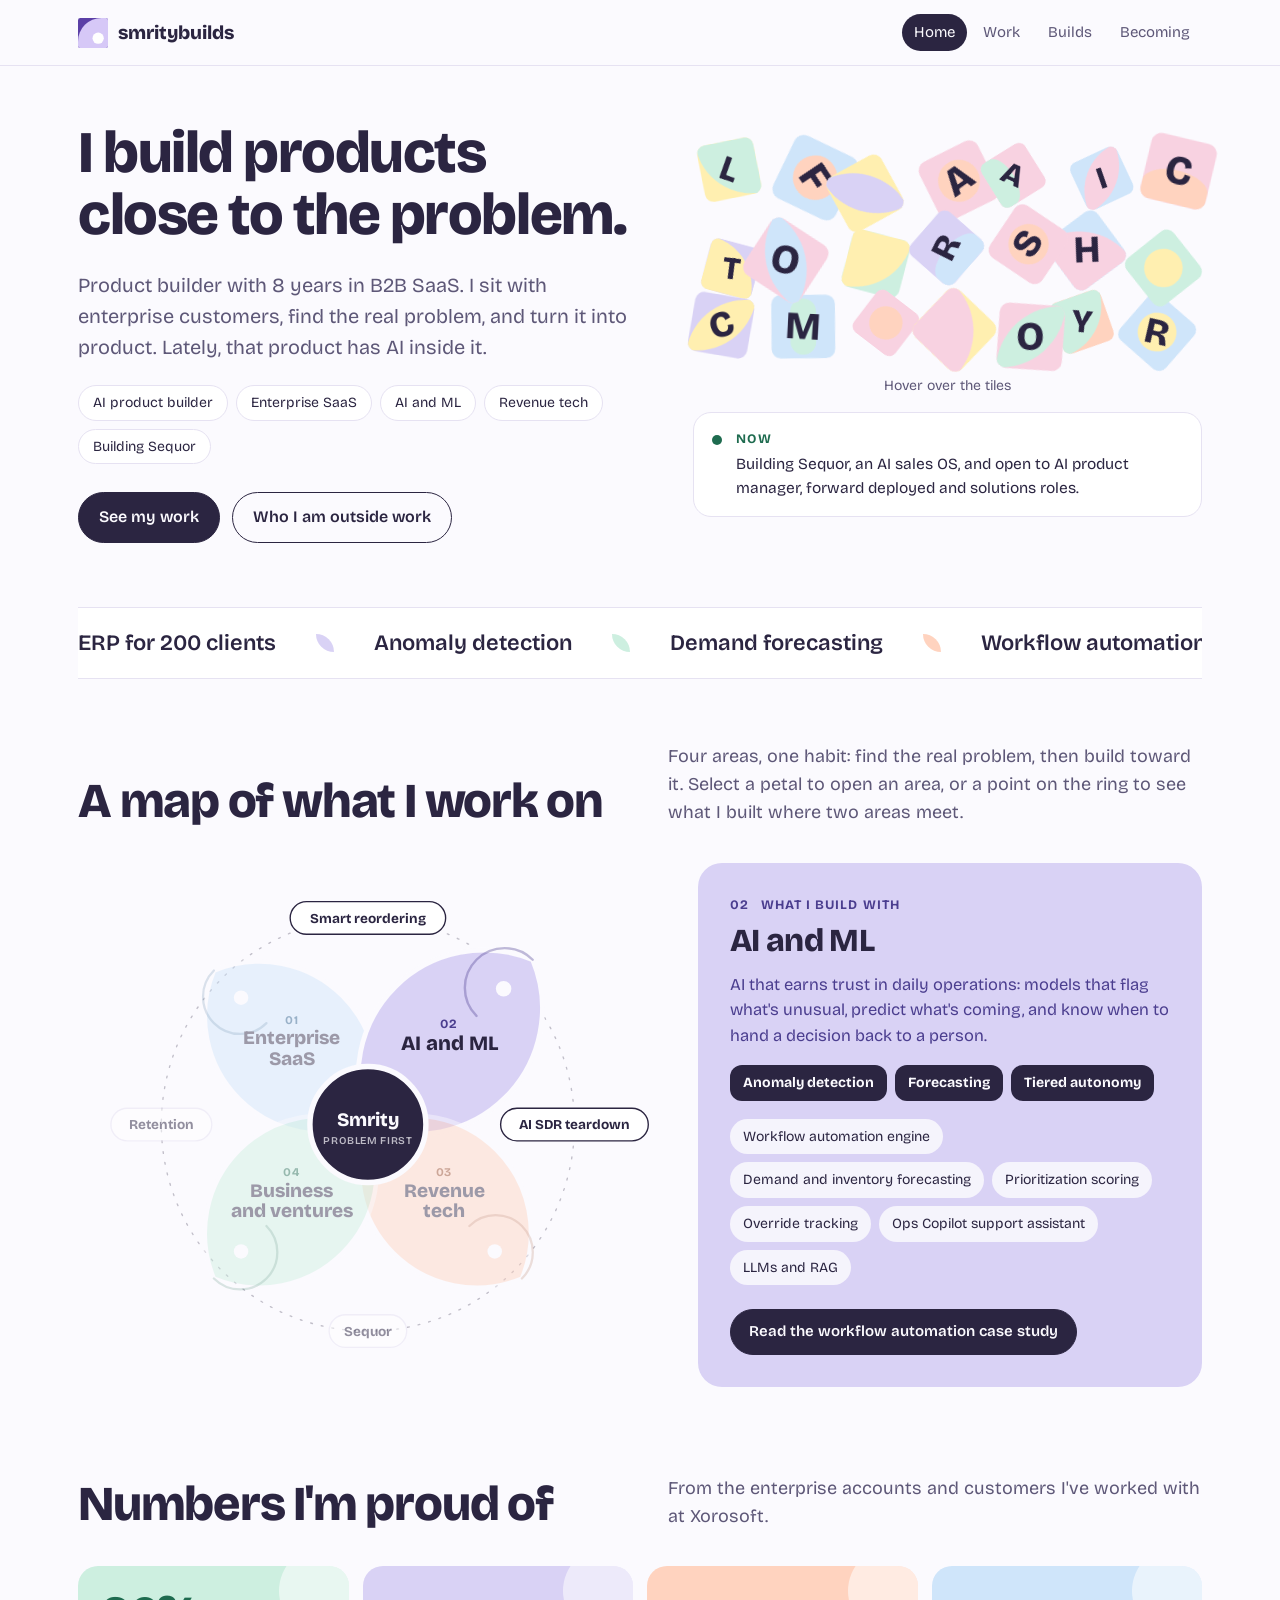
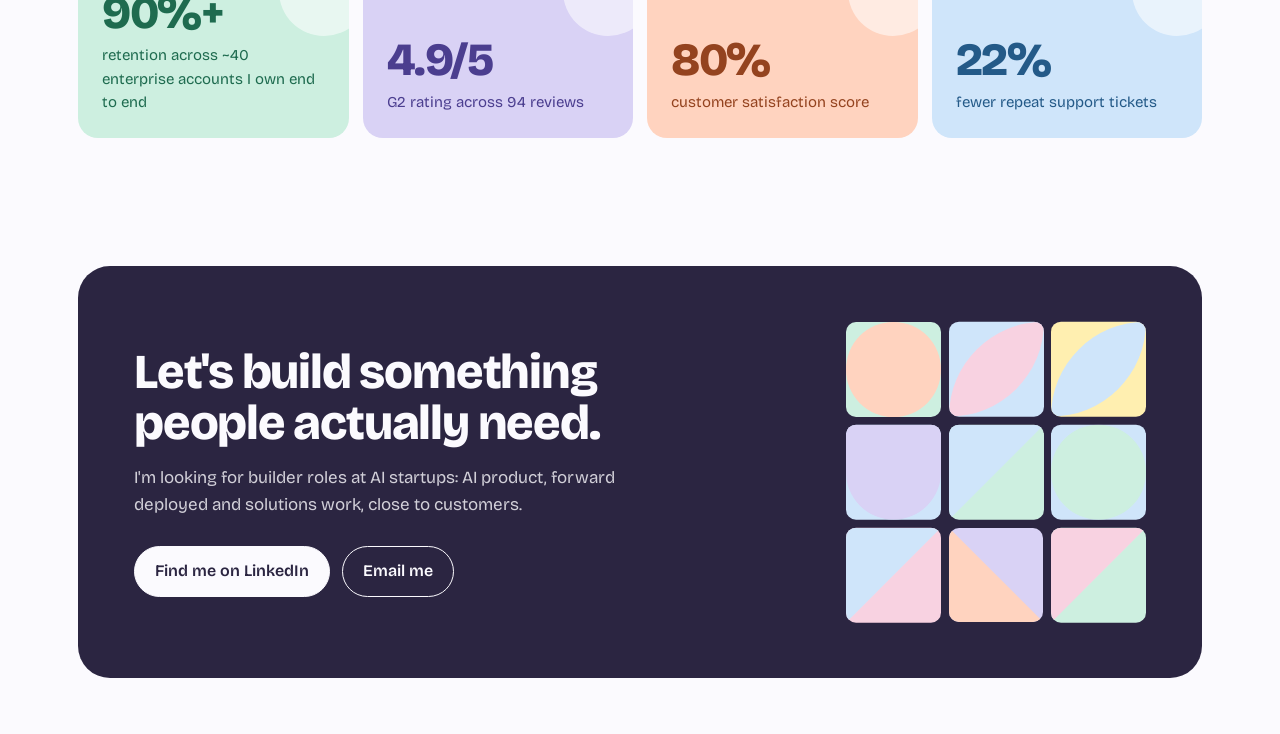
<file: index.html>
<!DOCTYPE html>
<html lang="en">
<head>
<meta charset="utf-8">
<meta name="viewport" content="width=device-width, initial-scale=1, viewport-fit=cover">
<title>Smrity builds</title>
<meta name="description" content="Smrity is a product builder in B2B SaaS and AI. Work, builds, and the life that shapes it.">
<link rel="icon" href="data:image/svg+xml,<svg xmlns='http://www.w3.org/2000/svg' viewBox='0 0 64 64'><clipPath id='r'><rect width='64' height='64' rx='5'/></clipPath><g clip-path='url(%23r)'><rect width='64' height='64' fill='%235B3FA6'/><path d='M50 0 A50 50 0 0 0 0 50 L0 64 L64 64 L64 0 Z' fill='%23D6C8F7'/><circle cx='43' cy='43' r='12' fill='%23FFFFFF'/></g></svg>">
<link rel="preconnect" href="https://fonts.googleapis.com">
<link rel="preconnect" href="https://fonts.gstatic.com" crossorigin>
<link href="https://fonts.googleapis.com/css2?family=Bricolage+Grotesque:opsz,wght@12..96,400;12..96,500;12..96,700;12..96,800&family=Fraunces:ital,opsz,wght@0,9..144,400;1,9..144,400;1,9..144,500&display=swap" rel="stylesheet">
<style>
/* =========================================================
   DESIGN TOKENS: change colors and fonts here
   ========================================================= */
:root{
  color-scheme: light;
  --paper:#FBFAFE;
  --ink:#2B2541;
  --ink-soft:#5E5878;
  --line:#E6E2F2;
  --lilac:#D9D2F5;
  --mint:#CDEFE0;
  --peach:#FFD3BF;
  --butter:#FFEFB0;
  --sky:#CFE5FA;
  --rose:#F8D2E1;
  --lilac-ink:#4B3E8F;
  --mint-ink:#1E6B4F;
  --peach-ink:#94431F;
  --sky-ink:#245A88;
  --rose-ink:#8C2F59;
  --butter-ink:#7A5B00;
  --display:"Bricolage Grotesque", ui-sans-serif, system-ui, -apple-system, "Segoe UI", sans-serif;
  --serif:"Fraunces", Georgia, "Times New Roman", serif;
  box-sizing:border-box;
  padding-top:env(safe-area-inset-top,0px);
  padding-bottom:env(safe-area-inset-bottom,0px);
}
*,*::before,*::after{box-sizing:inherit}
html{scroll-padding-top:env(safe-area-inset-top,0px)}
body{margin:0;background:var(--paper);color:var(--ink);font-family:var(--display);font-size:17px;line-height:1.55;-webkit-font-smoothing:antialiased}
a{color:inherit}
button{font:inherit;color:inherit;cursor:pointer}
:focus-visible{outline:2px solid var(--lilac-ink);outline-offset:3px;border-radius:6px}
p{margin:0 0 1em;max-width:62ch}
h1,h2,h3,h4{margin:0;line-height:1.05;letter-spacing:-0.025em;font-weight:800}
h1{font-size:clamp(40px,4.6vw,66px)}
h2{font-size:clamp(32px,3.8vw,52px);max-width:18ch}
h3{font-size:24px;letter-spacing:-0.015em;line-height:1.15;font-weight:700}
h4{font-size:15px;font-weight:700;letter-spacing:0}
.serif{font-family:var(--serif);font-weight:400;letter-spacing:-0.01em}
.soft{color:var(--ink-soft)}
.wrap{max-width:1180px;margin:0 auto;padding:0 28px}

/* ===== header ===== */
.top{position:sticky;top:env(safe-area-inset-top,0px);z-index:20;background:rgba(251,250,254,.88);backdrop-filter:blur(10px);-webkit-backdrop-filter:blur(10px);border-bottom:1px solid var(--line)}
.top .wrap{display:flex;align-items:center;gap:20px;padding-top:14px;padding-bottom:14px;flex-wrap:wrap}
.mark{display:flex;align-items:center;gap:10px;text-decoration:none;font-weight:800;font-size:19px;margin-right:auto}
.mark svg{width:30px;height:30px}
.nav{display:flex;gap:4px;flex-wrap:wrap}
.nav a{text-decoration:none;font-size:15px;padding:7px 12px;border-radius:999px;color:var(--ink-soft)}
.nav a:hover{color:var(--ink);background:var(--line)}
.nav a[aria-current="page"]{background:var(--ink);color:var(--paper)}

/* ===== pages ===== */
section.page{padding:56px 0 40px;animation:pageIn .5s ease}
section.page[hidden]{display:none}
@keyframes pageIn{from{opacity:0;transform:translateY(10px)}to{opacity:1;transform:none}}

/* ===== pattern tiles: the signature ===== */
.quilt{position:relative;display:grid;grid-template-columns:repeat(7,1fr);gap:7px;touch-action:manipulation;container-type:inline-size}
.unit{aspect-ratio:1;transition:transform 1s cubic-bezier(.15,.85,.3,1);will-change:transform}
.unit .tile{width:100%;height:100%;border-radius:10px;position:relative;overflow:hidden;display:grid;place-items:center;transition:transform 1s cubic-bezier(.15,.85,.3,1),background-color 1s ease-out}
.unit .tile i{position:absolute;transition:top 1s ease-out,right 1s ease-out,bottom 1s ease-out,left 1s ease-out,border-radius 1s ease-out,background-color 1s ease-out}
.unit .letter{position:relative;z-index:1;font-size:clamp(16px,8cqw,56px);font-weight:800;line-height:1;color:var(--ink);transition:transform 1s cubic-bezier(.15,.85,.3,1)}
.q-hint{text-align:center;font-size:14px;color:var(--ink-soft);margin:12px 0 0;max-width:none;transition:opacity .5s ease}
.quilt.ordered + .q-hint{opacity:0}
.sr-only{position:absolute;width:1px;height:1px;overflow:hidden;clip:rect(0 0 0 0);white-space:nowrap}
.tile{position:relative;border-radius:10px;overflow:hidden;transition:transform .9s cubic-bezier(.7,0,.2,1),background-color .9s ease}
.tile i{position:absolute;inset:0;transition:background-color .9s ease}
.s-quarter i{border-radius:0 0 0 100%;inset:0 0 0 0}
.s-half i{border-radius:100% 100% 0 0;top:50%}
.s-circle i{border-radius:50%;inset:18%}
.s-tri i{clip-path:polygon(0 0,100% 100%,0 100%)}
.s-leaf i{border-radius:0 100% 0 100%}
.s-stripe i{background:none !important}
.s-dots i{background:none !important}

/* ===== hero: text left, quilt right ===== */
.hero{display:grid;grid-template-columns:minmax(0,1.1fr) minmax(0,1fr);gap:56px;align-items:center}
.hero h1 span{display:block}
.hero .lede{font-size:20px;margin-top:24px;color:var(--ink-soft);max-width:44ch}
.roles{display:flex;gap:8px;flex-wrap:wrap;margin-top:22px}
.roles span{font-size:14px;padding:6px 14px;border-radius:999px;border:1px solid var(--line);background:#fff}
.cta-row{display:flex;gap:12px;flex-wrap:wrap;margin-top:28px}
.btn{display:inline-flex;align-items:center;gap:8px;text-decoration:none;font-weight:600;font-size:16px;padding:12px 20px;border-radius:999px;background:var(--ink);color:var(--paper);border:1.5px solid var(--ink)}
.btn.ghost{background:transparent;color:var(--ink)}
.btn:hover{transform:translateY(-1px)}
.now{display:flex;gap:14px;align-items:flex-start;margin-top:16px;background:#fff;border:1px solid var(--line);border-radius:18px;padding:16px 18px}
.now b{display:block;font-size:13px;text-transform:uppercase;letter-spacing:.08em;color:var(--mint-ink)}
.now p{margin:2px 0 0;font-size:15.5px;max-width:none}
.pulse{flex:none;width:10px;height:10px;border-radius:50%;background:var(--mint-ink);margin-top:6px;animation:pulse 2.2s ease-out infinite}
@keyframes pulse{0%{box-shadow:0 0 0 0 rgba(30,107,79,.45)}100%{box-shadow:0 0 0 12px rgba(30,107,79,0)}}

/* ===== band (moving marquee) ===== */
.band{overflow:hidden;border-top:1px solid var(--line);border-bottom:1px solid var(--line);margin:64px 0;background:#fff}
.band-track{display:flex;gap:40px;padding:18px 0;width:max-content;animation:slide 40s linear infinite}
.band-track span{display:inline-flex;align-items:center;gap:40px;font-size:22px;font-weight:600;white-space:nowrap}
.band-track b{width:18px;height:18px;display:inline-block;border-radius:0 100% 0 100%}
@keyframes slide{to{transform:translateX(-50%)}}

/* ===== map: a four-petal bloom ===== */
.mapwrap{display:grid;grid-template-columns:minmax(0,1.15fr) minmax(0,1fr);gap:40px;align-items:center;margin-top:36px}
.flower{width:100%;height:auto;overflow:visible}
.flower text{font-family:var(--display);fill:var(--ink)}
.petal-wrap{transform-box:view-box;transform-origin:320px 260px;animation:bloom 1s cubic-bezier(.2,.9,.3,1.15) backwards}
@keyframes bloom{from{transform:scale(.15) rotate(-70deg);opacity:0}to{transform:none;opacity:1}}
.petal{cursor:pointer;transform-box:view-box;transform-origin:320px 260px;transition:transform .5s cubic-bezier(.2,.9,.3,1.2),opacity .4s ease}
.petal-label{font-size:21px;font-weight:800;pointer-events:none}
.petal-num{font-size:13px;font-weight:700;pointer-events:none;letter-spacing:.08em}
.flower.has-pick .petal{opacity:.45}
.flower .petal.on,.flower .petal:hover,.flower .petal:focus-visible{opacity:1}
.flower .petal.on{transform:scale(1.07)}
.petal:focus{outline:none}
.orbit{fill:none;stroke:var(--ink);stroke-opacity:.28;stroke-width:1.5;stroke-dasharray:2 10;stroke-linecap:round;animation:orbit 40s linear infinite}
@keyframes orbit{to{stroke-dashoffset:-480}}
.chip{cursor:pointer;transition:opacity .4s ease}
.chip:focus{outline:none}
.chip rect{fill:#fff;stroke:var(--line);stroke-width:1.5;transition:fill .4s,stroke .4s}
.chip text{font-size:15px;font-weight:700;pointer-events:none;transition:fill .4s}
.flower.has-pick .chip{opacity:.5}
.flower .chip.near,.flower .chip.on,.flower .chip:hover,.flower .chip:focus-visible{opacity:1}
.flower .chip.near rect,.flower .chip:hover rect{stroke:var(--ink)}
.flower .chip.on rect{fill:var(--ink);stroke:var(--ink)}
.flower .chip.on text{fill:var(--paper)}
.core-name{font-size:21px;font-weight:800}
.core-sub{font-size:11.5px;font-weight:600;letter-spacing:.06em;text-transform:uppercase}
.mappanel{border-radius:24px;padding:32px;min-height:400px;display:flex;flex-direction:column;transition:background .5s ease}
.mappanel .eyebrow{font-size:13px;font-weight:700;text-transform:uppercase;letter-spacing:.08em}
.mappanel h3{font-size:32px;margin:8px 0 12px;letter-spacing:-0.02em;font-weight:800}
.mappanel p{font-size:16.5px}
.facts{display:flex;flex-wrap:wrap;gap:8px}
.facts span{font-size:14px;font-weight:700;padding:7px 13px;border-radius:12px;background:var(--ink);color:var(--paper);animation:pop .45s backwards}
.mappanel .go{margin-top:auto;padding-top:24px}
.mappanel .go a{padding:10px 18px;font-size:15px}
.leafs{display:flex;flex-wrap:wrap;gap:8px;margin-top:18px}
.leafs span{background:rgba(255,255,255,.75);padding:7px 13px;border-radius:999px;font-size:14px;animation:pop .45s backwards}
@keyframes pop{from{opacity:0;transform:scale(.8) translateY(6px)}to{opacity:1;transform:none}}

/* ===== numbers ===== */
.numbers{display:grid;grid-template-columns:repeat(4,1fr);gap:14px;margin-top:36px}
.num{border-radius:20px;padding:24px;position:relative;overflow:hidden;min-height:170px;display:flex;flex-direction:column;justify-content:flex-end}
.num b{font-size:46px;letter-spacing:-0.03em;line-height:1;font-weight:800}
.num span{font-size:15px;margin-top:8px}
.num::before{content:"";position:absolute;width:90px;height:90px;top:-20px;right:-20px;border-radius:50%;background:rgba(255,255,255,.55)}

/* ===== timeline ===== */
.timeline{position:relative;margin-top:48px;padding-left:0;list-style:none}
.timeline li{display:grid;grid-template-columns:110px 54px 1fr;gap:18px;align-items:start;padding:0 0 38px}
.timeline .yr{font-size:30px;font-weight:800;letter-spacing:-0.03em;line-height:1}
.timeline .knot{width:54px;height:54px;border-radius:14px;position:relative;overflow:hidden}
.timeline .knot i{position:absolute;inset:0}
.timeline li:not(:last-child) .knot::after{content:"";position:absolute}
.timeline .rail{position:absolute;left:155px;top:54px;bottom:20px;width:2px;background:repeating-linear-gradient(to bottom,var(--line) 0 6px,transparent 6px 12px)}
.timeline h3{margin-bottom:6px}
.timeline p{margin:0;color:var(--ink-soft);max-width:none}
.path{display:grid;grid-template-columns:minmax(0,1.7fr) minmax(0,1fr);gap:48px;align-items:start;margin-top:40px}
.path .timeline{margin-top:0}
.glance{position:sticky;top:96px;background:#fff;border:1px solid var(--line);border-radius:24px;padding:26px}
.glance h3{margin-bottom:16px}
.glance h4{margin:22px 0 10px;font-size:13px;text-transform:uppercase;letter-spacing:.08em;color:var(--ink-soft)}
.g-stats{display:grid;grid-template-columns:repeat(3,1fr);gap:8px}
.g-stats div{border-radius:16px;padding:14px 12px}
.g-stats b{display:block;font-size:30px;line-height:1;letter-spacing:-0.03em}
.g-stats span{display:block;font-size:13px;margin-top:6px;line-height:1.3}
.g-tags{display:flex;flex-wrap:wrap;gap:6px}
.g-tags span{font-size:13.5px;padding:5px 12px;border-radius:999px;background:var(--paper);border:1px solid var(--line)}
.glance p{margin:20px 0 0;font-size:15.5px;color:var(--ink-soft)}

/* ===== slides (case studies) ===== */
.slider{margin-top:40px}
.viewport{overflow:hidden;border-radius:28px}
.track{display:flex;transition:transform .7s cubic-bezier(.7,0,.2,1)}
.slide{min-width:100%;display:grid;grid-template-columns:340px 1fr;align-items:center;padding:16px;background:#fff;border:1px solid var(--line);border-radius:28px;overflow:hidden}
.slide-art{position:relative;min-height:0;aspect-ratio:1;border-radius:18px;overflow:hidden;padding:20px;display:flex;flex-direction:column;justify-content:space-between}
.slide-art .art{position:absolute;inset:0;display:grid;grid-template-columns:repeat(3,1fr);grid-template-rows:repeat(3,1fr);gap:8px;padding:8px;opacity:.95}
.slide-art .art div{border-radius:10px;position:relative;overflow:hidden}
.slide-art .art div i{position:absolute;inset:0}
.slide-art .label{position:relative;z-index:1;align-self:flex-start;background:#fff;border-radius:999px;padding:6px 14px;font-size:14px;font-weight:600}
.slide-art h3{position:relative;z-index:1;background:#fff;border-radius:16px;padding:14px 16px;font-size:22px}
.slide-body{padding:20px 84px 20px 34px;display:grid;grid-template-columns:1fr 1fr;gap:26px 34px;align-content:start}
.slide-body .full{grid-column:1/-1}
.slide-body h4{margin-bottom:6px;display:flex;align-items:center;gap:8px}
.slide-body h4 b{width:10px;height:10px;border-radius:3px;display:inline-block}
.slide-body p{font-size:15.5px;margin:0;color:var(--ink-soft)}
.tags{display:flex;gap:6px;flex-wrap:wrap}
.tags span{font-size:13px;border-radius:999px;padding:4px 11px;background:var(--paper);border:1px solid var(--line)}
.slider-nav{display:flex;align-items:center;justify-content:space-between;margin-top:20px;gap:16px;flex-wrap:wrap}
.dots{display:flex;gap:8px;flex-wrap:wrap}
.dots button{border:0;padding:0;width:34px;height:8px;border-radius:4px;background:var(--line);transition:background .3s,width .3s}
.dots button[aria-current="true"]{background:var(--ink);width:56px}
.stage{position:relative}

/* ===== slide arrows: frosted petal buttons, next on top ===== */
.arrows{position:absolute;right:18px;top:50%;transform:translateY(-50%);display:flex;flex-direction:column-reverse;gap:12px;z-index:2}
.arrows button{position:relative;width:52px;height:52px;padding:0;display:grid;place-items:center;overflow:hidden;color:var(--ink);background:rgba(255,255,255,.42);border:1.5px solid rgba(43,37,65,.22);box-shadow:0 8px 22px rgba(43,37,65,.10);backdrop-filter:blur(8px);-webkit-backdrop-filter:blur(8px);opacity:.5;transition:opacity .4s ease,transform .35s cubic-bezier(.65,0,.25,1),background-color .4s ease,color .4s ease,border-color .4s ease}
#next{border-radius:50% 50% 50% 14px}
#prev{border-radius:14px 50% 50% 50%}
.arrows button::before{content:"";position:absolute;width:62%;height:62%;transition:transform .7s cubic-bezier(.65,0,.25,1),background-color .4s ease}
#next::before{right:-14%;bottom:-14%;border-radius:100% 0 0 0;background:var(--lilac)}
#prev::before{left:-14%;bottom:-14%;border-radius:0 100% 0 0;background:var(--peach)}
.arrows button::after{content:"";position:absolute;inset:-2px;border-radius:inherit;border:2px solid var(--ink);opacity:0;transform:scale(1)}
.arrows svg{position:relative;z-index:1;transition:transform .35s cubic-bezier(.65,0,.25,1)}
.arrows button:hover,.arrows button:focus-visible{opacity:.85}
#next:hover svg{transform:translateX(3px)}
#prev:hover svg{transform:translateX(-3px)}
.arrows button:active{transform:scale(.9)}
.arrows button.lit{opacity:1;background:var(--ink);color:var(--paper);border-color:var(--ink)}
.arrows button.lit::before{transform:scale(1.6) rotate(90deg)}
.arrows button.lit::after{animation:ring .7s ease-out}
@keyframes ring{from{opacity:.6;transform:scale(1)}to{opacity:0;transform:scale(1.45)}}
.counter{font-size:15px;color:var(--ink-soft)}

/* ===== builds ===== */
.builds{display:grid;grid-template-columns:repeat(6,1fr);gap:14px;margin-top:40px}
.build{border-radius:24px;padding:24px 26px 26px;display:flex;flex-direction:column;gap:10px;position:relative;overflow:hidden;min-height:0}
.build.w3{grid-column:span 3}
.build.w2{grid-column:span 2}
.build.w4{grid-column:span 4}
.build.w6{grid-column:span 6}
.build .status{position:absolute;top:20px;right:20px;z-index:1;font-size:13px;font-weight:600;background:rgba(255,255,255,.8);border-radius:999px;padding:4px 11px}
.build h3{padding-right:130px;margin:0}
.build p{font-size:15.5px;margin:0}
.build.w6 p{max-width:none}
.build a.more{margin-top:auto;font-weight:600;font-size:15px;text-underline-offset:4px}
/* whole card opens its page (case study library) */
.build .card-link::after{content:"";position:absolute;inset:0;z-index:2;border-radius:inherit}
.build:has(.card-link){cursor:pointer}
.build .deco{position:absolute;right:-30px;bottom:-30px;width:130px;height:130px;opacity:.55;transition:transform 1.2s cubic-bezier(.7,0,.2,1)}
.build:hover .deco{transform:rotate(90deg)}
.evolution{margin-top:72px}
.evo-svg{width:100%;height:auto;margin-top:24px}
.evo-svg text{font-family:var(--display);fill:var(--ink)}
.evo-path{stroke-dasharray:8 10;animation:dash 2.5s linear infinite}
@keyframes dash{to{stroke-dashoffset:-36}}

/* ===== becoming ===== */
.becoming-hero{display:grid;grid-template-columns:1.2fr 1fr;gap:48px;align-items:end}
.becoming-hero .big{font-family:var(--serif);font-style:italic;font-size:clamp(26px,3vw,36px);line-height:1.3;max-width:24ch}
.weave{margin-top:56px;display:grid;grid-template-columns:1fr 120px 1fr;gap:0;align-items:stretch}
.weave-col{display:flex;flex-direction:column;gap:12px}
.weave-col button{text-align:left;border:1px solid var(--line);background:#fff;border-radius:16px;padding:16px 18px;transition:background-color .35s ease,border-color .35s ease,transform .35s ease}
.weave-col button b{display:block;font-size:18px}
.weave-col button span{display:block;font-size:14.5px;color:var(--ink-soft);margin-top:2px}
.weave-col button.on{transform:translateX(0) scale(1.02)}
.weave-col.left button.on{border-color:transparent}
.weave-col.right button{cursor:default}
.weave svg{width:100%;height:100%}
.becoming-note{margin-top:56px;display:grid;grid-template-columns:1fr 1fr;gap:28px}
.note{border-radius:24px;padding:30px}
.note p{font-family:var(--serif);font-size:19px;line-height:1.6;max-width:none}
.bird{width:100%;max-width:280px;height:auto}

/* ===== contact / footer ===== */
.closing{margin-top:88px;border-radius:32px;background:var(--ink);color:var(--paper);padding:56px;display:grid;grid-template-columns:1.3fr 1fr;gap:40px;align-items:center;position:relative;overflow:hidden}
.closing h2{color:var(--paper)}
.closing .btn{background:var(--paper);color:var(--ink);border-color:var(--paper)}
.closing .btn.ghost{background:transparent;color:var(--paper)}
.closing .mini{position:relative;display:grid;grid-template-columns:repeat(3,1fr);gap:8px;max-width:300px;justify-self:end;width:100%;cursor:pointer}
.closing .mini > div{aspect-ratio:1;border-radius:10px;position:relative;overflow:hidden;transition:opacity .7s ease,transform .7s cubic-bezier(.2,.9,.3,1)}
.closing .mini .pic{position:absolute;inset:0;width:100%;height:100%;opacity:0;transform:scale(.96);transition:opacity .9s ease,transform .9s cubic-bezier(.2,.9,.3,1);pointer-events:none}
.closing .mini:hover > div,.closing .mini.show > div{opacity:0;transform:scale(.9)}
.closing .mini:hover .pic,.closing .mini.show .pic{opacity:1;transform:none}
.pic .plane{transition:transform 1.4s cubic-bezier(.2,.9,.3,1) .2s;transform:translate(-14px,14px)}
.closing .mini:hover .plane,.closing .mini.show .plane{transform:none}
.pic .trail{stroke-dasharray:3 9;animation:dash 3s linear infinite}
.pic .bar{transform-box:fill-box;transform-origin:bottom;transform:scaleY(.4);transition:transform 1s cubic-bezier(.2,.9,.3,1)}
.closing .mini:hover .bar,.closing .mini.show .bar{transform:none}
.closing .mini i{position:absolute;inset:0}
main.wrap{padding-bottom:56px}

/* section heads: title left, note right, no dead space */
.section-head{display:grid;grid-template-columns:minmax(0,1fr) minmax(0,1fr);gap:16px 56px;align-items:end}
.section-head p{margin:0;max-width:50ch;color:var(--ink-soft);font-size:18px}
.section-head.solo{grid-template-columns:1fr}
.spacer{height:88px}

/* ===== responsive ===== */
@media (max-width:920px){
  .hero,.section-head,.path,.mapwrap,.becoming-hero,.becoming-note,.closing{grid-template-columns:1fr}
  .hero{gap:36px}
  .numbers{grid-template-columns:repeat(2,1fr)}
  .slide{grid-template-columns:1fr}
  .slide-art{min-height:0;aspect-ratio:1;width:100%;max-width:360px;justify-self:center}
  .slide-body{grid-template-columns:1fr;padding:24px 8px 8px}
  .arrows{top:28px;transform:none;right:28px;flex-direction:row}
  .builds{grid-template-columns:1fr}
  .build.w2,.build.w3,.build.w4,.build.w6{grid-column:auto}
  .timeline li{grid-template-columns:70px 44px 1fr;gap:12px}
  .timeline .yr{font-size:22px}
  .timeline .knot{width:44px;height:44px}
  .timeline .rail{left:103px;top:44px}
  .weave{grid-template-columns:1fr 50px 1fr}
  .closing{padding:36px}
  .mappanel{min-height:0}
  .glance{position:static}
}
@media (prefers-reduced-motion:reduce){
  *,*::before,*::after{animation:none !important;transition:none !important}
}
</style>
</head>
<body>

<header class="top">
  <div class="wrap">
    <a class="mark" href="#home" aria-label="Smrity builds, home">
<svg viewBox="0 0 64 64" aria-hidden="true"><clipPath id="mk"><rect width="64" height="64" rx="5"/></clipPath><g clip-path="url(#mk)"><rect width="64" height="64" fill="#5B3FA6"/><path d="M50 0 A50 50 0 0 0 0 50 L0 64 L64 64 L64 0 Z" fill="#D6C8F7"/><circle cx="43" cy="43" r="12" fill="#FFFFFF"/></g></svg>
       <span id="brandName"></span>
    </a>
    <nav class="nav" id="nav" aria-label="Pages"></nav>
  </div>
</header>

<main class="wrap">

  <!-- HOME -->
  <section class="page" id="home">
    <div class="hero">
      <div>
        <h1 id="heroTitle"></h1>
        <p class="lede" id="heroLede"></p>
        <div class="roles" id="heroRoles"></div>
        <div class="cta-row">
          <a class="btn" href="#work">See my work</a>
          <a class="btn ghost" href="#becoming">Who I am outside work</a>
        </div>
      </div>
      <div>
        <div class="quilt" id="quilt"><span class="sr-only">Clarity from chaos</span></div>
        <p class="q-hint" id="qHint" aria-hidden="true"></p>
        <div class="now"><span class="pulse" aria-hidden="true"></span><div><b>Now</b><p id="heroNow"></p></div></div>
      </div>
    </div>

    <div class="band" aria-hidden="true"><div class="band-track" id="band"></div></div>

    <div class="section-head">
      <h2>A map of what I work on</h2>
      <p>Four areas, one habit: find the real problem, then build toward it. Select a petal to open an area, or a point on the ring to see what I built where two areas meet.</p>
    </div>
    <div class="mapwrap">
      <svg class="flower" id="flower" viewBox="0 0 640 520" role="group" aria-label="Map of Smrity's four work areas and where they meet"></svg>
      <div class="mappanel" id="mappanel" aria-live="polite"></div>
    </div>

    <div class="spacer"></div>
    <div class="section-head">
      <h2>Numbers I'm proud of</h2>
      <p>From the enterprise accounts and customers I've worked with at Xorosoft.</p>
    </div>
    <div class="numbers" id="numbers"></div>
  </section>

  <!-- WORK -->
  <section class="page" id="work" hidden>
    <div class="section-head solo">
      <h2>The path so far</h2>
    </div>
    <div class="path">
      <ol class="timeline" id="timeline"><div class="rail"></div></ol>
      <aside class="glance" id="glance"></aside>
    </div>
    <div class="section-head" style="margin-top:40px">
      <h2>Tools of the trade</h2>
      <p>Domains and capabilities I've worked across.</p>
    </div>
    <div class="leafs" id="skills" style="margin-top:28px"></div>
    <div class="section-head" style="margin-top:88px">
      <h2>Latest work</h2>
      <p>Recent projects from Xorosoft, each in the same shape: the context, the problem, what I did, what changed, and what I learned. Use the arrows or your keyboard.</p>
    </div>
    <div class="slider" id="latest">
      <div class="stage">
        <div class="viewport"><div class="track" id="track"></div></div>
          <div class="arrows">
          <button id="prev" aria-label="Previous project"><svg width="18" height="18" viewBox="0 0 18 18" aria-hidden="true"><path d="M11 3 5 9l6 6" fill="none" stroke="currentColor" stroke-width="2.2" stroke-linecap="round" stroke-linejoin="round"/></svg></button>
          <button id="next" aria-label="Next project"><svg width="18" height="18" viewBox="0 0 18 18" aria-hidden="true"><path d="m7 3 6 6-6 6" fill="none" stroke="currentColor" stroke-width="2.2" stroke-linecap="round" stroke-linejoin="round"/></svg></button>
          </div>
      </div>
      <div class="slider-nav">
        <div class="dots" id="dots"></div>
        <span class="counter" id="counter"></span>
      </div>
    </div>
  </section>

  <!-- BUILDS -->
  <section class="page" id="builds" hidden>
    <div class="section-head solo">
      <h2>Builds and side projects</h2>
    </div>
    <div class="builds" id="builds-grid"></div>
    <div class="evolution">
      <div class="section-head">
        <h2>How one idea kept evolving</h2>
        <p>Every build taught me something the next one used.</p>
      </div>
      <svg class="evo-svg" id="evo" viewBox="0 0 1100 280" role="img" aria-label="Evolution from Kitten Notes journals to a digital journaling space to Flowify"></svg>
    </div>
  </section>

  <!-- BECOMING -->
  <section class="page" id="becoming" hidden>
    <div class="becoming-hero">
      <div>
        <h2>Work, life, becoming</h2>
        <p class="soft" style="margin-top:20px;font-size:19px" id="becomingIntro"></p>
      </div>
      <p class="big" id="becomingQuote"></p>
    </div>
    <div class="weave" id="weave">
      <div class="weave-col left" id="weaveLeft"></div>
      <svg id="weaveLines" aria-hidden="true" preserveAspectRatio="none"></svg>
      <div class="weave-col right" id="weaveRight"></div>
    </div>
    <div class="becoming-note" id="becomingNotes"></div>
  </section>

  <div class="closing" id="closing">
    <div>
      <h2 id="closingTitle"></h2>
      <p style="margin-top:16px;opacity:.8" id="closingText"></p>
      <div class="cta-row" id="contactBtns"></div>
    </div>
    <div class="mini" id="mini" aria-hidden="true"></div>
  </div>
</main>

<script>
/* =================================================================
   CONTENT: edit any sentence, number or link here.
   Everything on the page is built from this object.
   ================================================================= */
const SITE = {
  name: "Smrity",
  brand: "smritybuilds",
  hero: {
    title: ["I build products", "close to the problem."],
    lede: "Product builder with 8 years in B2B SaaS. I sit with enterprise customers, find the real problem, and turn it into product. Lately, that product has AI inside it.",
    roles: ["AI product builder", "Enterprise SaaS", "AI and ML", "Revenue tech", "Building Sequor"],
    now: "Building Sequor, an AI sales OS, and open to AI product manager, forward deployed and solutions roles."
  },
  band: ["ERP for 200 clients", "Anomaly detection", "Demand forecasting", "Workflow automation", "Shopify integrations", "Data migrations", "AI sales OS", "Journals and apps"],

  /* Map: four petals, in order top-left, top-right, bottom-right, bottom-left.
     cta.slide opens that case study on the Work page; cta.href links out. */
  map: [
    { label: "Enterprise SaaS", lines: ["Enterprise", "SaaS"], color: "sky", role: "Where I learned the customer",
      text: "Six years inside a cloud ERP serving retail, ecommerce and wholesale businesses across the US, Canada and Australia.",
      facts: ["6 years at Xorosoft", "~40 enterprise accounts", "90%+ retention"],
      leaves: ["Customer data migrations", "Shopify App Store listing", "Pricing rules engine", "Multi-currency FX", "Omnichannel fulfillment", "B2B ordering portal"],
      cta: { label: "Read the migrations case study", slide: 2 } },
    { label: "AI and ML", lines: ["AI and ML"], color: "lilac", role: "What I build with",
      text: "AI that earns trust in daily operations: models that flag what's unusual, predict what's coming, and know when to hand a decision back to a person.",
      facts: ["Anomaly detection", "Forecasting", "Tiered autonomy"],
      leaves: ["Workflow automation engine", "Demand and inventory forecasting", "Prioritization scoring", "Override tracking", "Ops Copilot support assistant", "LLMs and RAG"],
      cta: { label: "Read the workflow automation case study", slide: 0 } },
    { label: "Revenue tech", lines: ["Revenue", "tech"], color: "peach", role: "Where I'm heading",
      text: "A deep dive into how modern sales teams find, work and close pipeline, and where AI changes the job.",
      facts: ["6 tools compared", "Competitive intel", "Building Sequor"],
      leaves: ["Apollo, Clay, Instantly", "Reply.io, AiSDR, Artisan", "Clay, ColdIQ, SimpliAI teardown", "Prospecting and outreach", "Pipeline and post-sales"],
      cta: { label: "See the research", href: "#builds" } },
    { label: "Ventures", lines: ["Business", "and ventures"], color: "mint", role: "Where I explore",
      text: "Ideas I take from zero to real users. Kitten Notes and Flowify taught me building, pricing and distribution. Sequor is the one I'm building now.",
      facts: ["Building Sequor", "2 products shipped", "Prototype in under 3 weeks"],
      leaves: ["Sequor, AI sales OS", "Kitten Notes", "Flowify"],
      cta: { label: "Visit sequorai.com", href: "https://sequorai.com" } }
  ],
  /* Where two neighbouring petals meet. link k sits between petal k and petal k+1. */
  links: [
    { label: "Smart reordering", text: "ERP know-how plus forecasting: routine reorders go through on their own, uncertain ones wait for a planner, and unusual demand gets flagged instead of acted on.", cta: { label: "Read the case study", slide: 1 } },
    { label: "AI SDR teardown", text: "AI meets the sales floor: a hands-on comparison of Apollo, AiSDR, Reply.io, Clay, Instantly and Artisan, mapping where AI really helps sellers and where it just adds noise.", cta: { label: "See the research", href: "#builds" } },
    { label: "Sequor", text: "My own build in revenue tech: an AI sales OS for small companies, starting with prospecting and outreach and growing into pipeline, enablement and post-sales.", cta: { label: "Visit sequorai.com", href: "https://sequorai.com" } },
    { label: "Retention", text: "Flowify taught me users leave when value shows up late. At Xorosoft I bring that into onboarding and data migrations, part of holding 90%+ retention.", cta: { label: "Read the case study", slide: 2 } }
  ],

  numbers: [
    { value: "90%+", label: "retention across ~40 enterprise accounts I own end to end", color: "mint" },
    { value: "4.9/5", label: "G2 rating across 94 reviews", color: "lilac" },
    { value: "80%", label: "customer satisfaction score", color: "peach" },
    { value: "22%", label: "fewer repeat support tickets", color: "sky" }
  ],

  glance: {
    title: "At a glance",
    stats: [["8", "years in product"], ["~40", "enterprise accounts"], ["3", "products of my own"]],
    domains: ["Travel tech", "Cloud ERP", "Ecommerce", "AI and ML", "Revenue tech"],
    note: "Building Sequor, an AI sales OS, while owning enterprise accounts end to end at Xorosoft."
  },
  timeline: [
    { year: "2026", color: "butter", title: "Building Sequor, and AI in public", text: "Building Sequor, an AI sales OS for small companies, and shipping AI product builds fast to learn by doing." },
    { year: "2025", color: "rose", title: "Owning enterprise accounts, building with AI", text: "Owning about 40 enterprise accounts from onboarding to renewal, while working on demand forecasting, workflow automation and anomaly detection." },
    { year: "2024", color: "mint", title: "Built my own products", text: "Launched Kitten Notes, then turned its digital side into Flowify, my first app, with a working prototype in under three weeks." },
    { year: "2023", color: "lilac", title: "Product and customer success", text: "Led product and customer success work, close to enterprise clients and their hardest operational problems." },
    { year: "2020", color: "sky", title: "Joined Xorosoft", text: "A B2B cloud ERP for retail, ecommerce and wholesale. Worked across pricing rules, multi-currency, omnichannel fulfillment and the B2B ordering portal." },
    { year: "2018", color: "peach", title: "Product Analyst at Nomadic Feet", text: "Started in a B2B2C travel-tech startup, learning product from data, users and a lot of spreadsheets." }
  ],
  skills: ["Product discovery", "PRDs and specs", "B2B SaaS", "ERP and OMS", "Ecommerce", "Integrations and APIs", "Data migrations", "LLMs and MCP", "RAG", "ML: forecasting, anomaly detection", "Enterprise customers", "GTM thinking", "Prototyping with AI tools", "Storytelling"],

  /* Latest work (Xorosoft): same five-part template for every slide */
  cases: [
    { title: "AI workflow automation engine", label: "ML", colors: ["mint", "butter", "sky"], tags: ["Anomaly detection", "Prioritization scoring", "Operations"],
      context: "ERP customers run dozens of operational workflows: replenishment, purchase order approvals, order routing, notifications, warehouse tasks and financial approvals.",
      problem: "Rule-based automation fires on schedule even when the situation has changed, and people stop trusting it.",
      did: "Worked on the intelligence layer: anomaly detection, prioritization scoring, and tracking when users accept or override a recommendation. Flagged an edge case for engineering: vendor lead-time drift, where a reorder still fires on time but can't arrive in time.",
      changed: "Automation that knows when its own assumptions have gone stale, and asks a person instead of acting blindly.",
      learned: "Override data is gold. Every time a human disagrees with the system, it's telling you what the model missed." },
    { title: "Demand and inventory forecasting", label: "ML", colors: ["peach", "lilac", "mint"], tags: ["Time-series", "Forecasting", "Tiered autonomy"],
      context: "Wholesale and retail customers balance two fears: running out of stock and drowning in it.",
      problem: "Forecasts alone don't help if every reorder still needs a person, and full automation is too risky for unusual demand.",
      did: "Shaped an approach where automation isn't all or nothing. Routine, low-risk reorders go through on their own, larger or uncertain ones wait for a planner, and unusual demand is flagged rather than acted on.",
      changed: "Planners spend their attention on the decisions that actually need judgment.",
      learned: "The right question isn't whether to automate. It's how much autonomy each decision has earned." },
    { title: "Migrations and Shopify", label: "Enterprise", colors: ["sky", "peach", "butter"], tags: ["Data migration", "Shopify App Store", "Onboarding", "Retention"],
      context: "New customers came to us from Shopify and older systems, carrying years of customer records, contacts, price lists, credit limits and orders.",
      problem: "Customers rarely churn over missing features. They churn when, in the first weeks, they can't find or trust their own data.",
      did: "Ran customer data migrations end to end, and helped get Xorosoft's app listed on the Shopify App Store, working directly with clients through the listing.",
      changed: "Smoother onboarding and customers who stayed, part of holding 90%+ retention across the accounts I own.",
      learned: "Migration is the first product experience. Show customers their own world working before go-live." },
    { title: "Restructuring customer operations", label: "Org design", colors: ["rose", "mint", "lilac"], tags: ["Org structure", "Career ladders", "Culture"],
      context: "Support and customer success had grown together into one blurry team, with titles that undersold the work.",
      problem: "Unclear ownership meant slow answers for customers and no growth path for the people answering.",
      did: "Wrote a restructuring proposal for leadership: a split between support and customer success, an ERP Consultant career ladder to replace a generic support title, a clear CSM scope, and a culture section.",
      changed: "A shared language for who owns what, and a ladder people could see themselves climbing.",
      learned: "Org design is product design. The users are your teammates, and titles are part of the interface." }
  ],

  builds: [
    { name: "Sequor", status: "Building", color: "lilac", size: "w6", text: "An AI sales OS for small companies, starting with prospecting and outreach and growing into pipeline, enablement and post-sales. My hands-on way of learning revenue tech from the inside.", link: "https://sequorai.com", linkText: "Visit sequorai.com" },
    { name: "Kitten Notes and Flowify", status: "Closed, with lessons", color: "rose", size: "w3", page: "kitten-notes-flowify/", pageText: "Read the story →", text: "Journals for learners became a digital journaling space, then Flowify, my first app. Organic users loved it; scaling needed acquisition money I didn't have. I learned distribution is half the product." },
    { name: "The Product Future", status: "Ongoing", color: "sky", size: "w3", text: "A short-form Instagram series explaining how great products work, narrative first and backed by data." },
    { name: "Revenue tech landscape", status: "Research", color: "butter", size: "w3", text: "A comparison of Apollo, AiSDR, Reply.io, Clay, Instantly and Artisan, and competitive intelligence on Clay, ColdIQ and SimpliAI: what each does better, and worse." },
    { name: "Case study library", status: "Ongoing", color: "lilac", size: "w3", text: "Every project documented with one template, from context and discovery to edge cases and post-launch learnings, sorted into AI and ML.", page: "case-studies/" }
  ],

  evolution: [
    { name: "Kitten Notes", sub: "Physical journals", color: "rose" },
    { name: "Digital space", sub: "Online journaling", color: "peach" },
    { name: "Flowify", sub: "Journals and shared habits", color: "lilac" }
  ],

  becoming: {
    intro: "I don't keep work and life in separate rooms. The person who plays guitar and chess, travels, meditates and fills journals is the same one who sits with enterprise customers. Select a part of my life to see where it shows up at work.",
    quote: "I'm an artist and a dreamer at heart, who happens to love the discipline of shipping.",
    threads: [
      { life: "Guitar", lifeNote: "Practice in short loops", work: "Iteration", workNote: "Prototype, listen, adjust, repeat", color: "lilac" },
      { life: "Travel", lifeNote: "Comfortable being new somewhere", work: "New domains", workNote: "From travel tech to ERP to AI", color: "sky" },
      { life: "Journaling", lifeNote: "Designing calm daily rituals", work: "Habit-forming products", workNote: "Systems people want to return to", color: "rose" },
      { life: "Chess", lifeNote: "Thinking a few moves ahead", work: "Product strategy", workNote: "Weighing trade-offs before committing", color: "peach" },
      { life: "Meditation", lifeNote: "Finding stillness in the noise", work: "Clarity", workNote: "Cutting to the one problem that matters", color: "butter" },
      { life: "Freedom", lifeNote: "My choices are mine to make", work: "Ownership", workNote: "Owning outcomes, not just tasks", color: "mint" }
    ],
    notes: [
      { color: "butter", text: "I think of myself as kaleidoscopic. The same pieces, curiosity, care and craft, keep rearranging into new patterns, whether it's a journal, an app or an enterprise workflow." },
      { color: "lilac", text: "Like a bird, I've learned that where I fly next is mine to decide. That's why I keep building: every project is a small flight, and every flight teaches me the wind." }
    ]
  },

  closing: {
    title: "Let's build something people actually need.",
    text: "I'm looking for builder roles at AI startups: AI product, forward deployed and solutions work, close to customers."
  },
  contact: [
    { label: "Find me on LinkedIn", href: "https://www.linkedin.com/in/thakursmrity" },
    { label: "Email me", href: "mailto:thakursmrity@gmail.com", ghost: true }
  ]
};

/* =================================================================
   RENDERING: you usually won't need to edit below this line.
   ================================================================= */
const $ = (s) => document.querySelector(s);
const C = (k) => `var(--${k})`;
const INK = (k) => `var(--${k}-ink)`;
const reduce = window.matchMedia("(prefers-reduced-motion: reduce)").matches;
const PAL = ["lilac", "mint", "peach", "butter", "sky", "rose"];
const SHAPES = ["s-quarter", "s-half", "s-circle", "s-tri", "s-leaf"];
const rand = (a) => a[Math.floor(Math.random() * a.length)];

function shapeCell(bg, fg, shape) {
  /* flips and half turns keep cells aligned even when they are not perfect squares */
  const t = rand(["none", "rotate(180deg)", "scaleX(-1)", "scaleY(-1)"]);
  return `<div class="${shape}" style="background:${C(bg)};transform:${t}"><i style="background:${C(fg)}"></i></div>`;
}

/* nav and router */
const PAGES = [["home", "Home"], ["work", "Work"], ["builds", "Builds"], ["becoming", "Becoming"]];
$("#brandName").textContent = SITE.brand;
$("#nav").innerHTML = PAGES.map(([id, l]) => `<a href="#${id}">${l}</a>`).join("");
function route() {
  let id = (location.hash || "#home").slice(1);
  if (!PAGES.some((p) => p[0] === id)) id = "home";
  document.querySelectorAll("section.page").forEach((s) => (s.hidden = s.id !== id));
  document.querySelectorAll(".nav a").forEach((a) => { if (a.getAttribute("href") === "#" + id) a.setAttribute("aria-current", "page"); else a.removeAttribute("aria-current"); });
  window.scrollTo(0, 0);
  if (id === "becoming") requestAnimationFrame(drawWeave);
  if (id === "home" && typeof placeChaos === "function") requestAnimationFrame(placeChaos);
}
window.addEventListener("hashchange", route);

/* hero */
$("#heroTitle").innerHTML = SITE.hero.title.map((t) => `<span>${t}</span>`).join("");
$("#heroLede").textContent = SITE.hero.lede;
$("#heroRoles").innerHTML = SITE.hero.roles.map((r) => `<span>${r}</span>`).join("");
$("#heroNow").textContent = SITE.hero.now;

/* quilt: clarity from chaos, 7 columns by 3 rows */
const quilt = $("#quilt");
const COLS = 7, ROWS = 3;
const LETTERS = [
  "CLARITY".split(""),
  " FROM  ".split(""),
  " CHAOS ".split("")
];
const QSHAPE = {
  quarter: { t: "0", r: "0", b: "0", l: "0", br: "0 0 0 100%" },
  half: { t: "50%", r: "0", b: "0", l: "0", br: "100% 100% 0 0" },
  circle: { t: "18%", r: "18%", b: "18%", l: "18%", br: "50%" },
  leaf: { t: "0", r: "0", b: "0", l: "0", br: "0 100% 0 100%" },
  pill: { t: "30%", r: "6%", b: "30%", l: "6%", br: "999px" }
};
const QKEYS = Object.keys(QSHAPE);
const setShape = (i, k) => { const q = QSHAPE[k]; Object.assign(i.style, { top: q.t, right: q.r, bottom: q.b, left: q.l, borderRadius: q.br }); };
const units = [];
for (let r = 0; r < ROWS; r++) for (let c = 0; c < COLS; c++) {
  const u = document.createElement("div"); u.className = "unit"; u.setAttribute("aria-hidden", "true");
  const ch = LETTERS[r][c].trim();
  u.innerHTML = `<div class="tile"><i></i>${ch ? `<span class="letter">${ch}</span>` : ""}</div>`;
  quilt.appendChild(u); units.push({ el: u, r, c });
}
/* ordered look: 2x2 blocks of quarter discs meet to form full circles */
const BLOCK_ROT = [[90, 180], [0, 270]];
function orderedLook(o) {
  const tile = o.el.firstChild, i = tile.firstChild, letter = tile.querySelector(".letter");
  const bc = Math.floor(o.c / 2), br = Math.floor(o.r / 2);
  const fg = PAL[(bc + br * 2) % PAL.length], bg = PAL[(bc + br * 2 + 3) % PAL.length];
  tile.style.background = C(bg); i.style.background = C(fg);
  setShape(i, "quarter");
  const rot = BLOCK_ROT[o.r % 2][o.c % 2];
  tile.style.transform = `rotate(${rot}deg)`;
  if (letter) letter.style.transform = `rotate(${-rot}deg)`;
}
let ordered = false;
const perm = units.map((_, i) => i).sort(() => Math.random() - 0.5);
const jitter = units.map(() => ({ x: (Math.random() - 0.5) * 30, y: (Math.random() - 0.5) * 26, rot: (Math.random() - 0.5) * 100, sc: 0.75 + Math.random() * 0.35 }));
function chaosLook() {
  units.forEach((o) => {
    const bg = rand(PAL), tile = o.el.firstChild, i = tile.firstChild, letter = tile.querySelector(".letter");
    tile.style.background = C(bg); i.style.background = C(rand(PAL.filter((p) => p !== bg)));
    setShape(i, rand(QKEYS));
    const rot = rand([0, 90, 180, 270]) + (Math.random() - 0.5) * 30;
    tile.style.transform = `rotate(${rot}deg)`;
    if (letter) letter.style.transform = `rotate(${-rot + (Math.random() - 0.5) * 60}deg)`;
  });
}
function placeChaos() {
  if (ordered) return;
  units.forEach((o) => { o.el.style.transition = "none"; o.el.style.transform = "none"; });
  const box = quilt.getBoundingClientRect();
  if (!box.width) return;
  const pos = units.map((o) => { const r = o.el.getBoundingClientRect(); return { x: r.left - box.left, y: r.top - box.top }; });
  units.forEach((o, k) => {
    const to = pos[perm[k]], j = jitter[k];
    o.el.style.transform = `translate(${to.x - pos[k].x + j.x}px, ${to.y - pos[k].y + j.y}px) rotate(${j.rot}deg) scale(${j.sc})`;
  });
  quilt.offsetHeight;
  units.forEach((o) => { o.el.style.transition = ""; });
}
function bringOrder() {
  if (ordered) return;
  ordered = true; quilt.classList.add("ordered");
  units.forEach((o) => {
    o.el.style.transform = "none";
    orderedLook(o);
  });
}
const canHover = window.matchMedia("(hover: hover)").matches;
if (reduce) {
  ordered = true; quilt.classList.add("ordered"); units.forEach(orderedLook);
} else {
  chaosLook();
  requestAnimationFrame(placeChaos);
  window.addEventListener("resize", placeChaos);
  $("#qHint").textContent = canHover ? "Hover over the tiles" : "Tap the tiles";
  quilt.addEventListener("pointerenter", (e) => { if (e.pointerType === "mouse") bringOrder(); });
  quilt.addEventListener("pointerdown", bringOrder);
}

/* band */
const bandItems = SITE.band.map((b, i) => `<span>${b}<b style="background:${C(PAL[i % PAL.length])}"></b></span>`).join("");
$("#band").innerHTML = bandItems + bandItems;

/* map: four petals bloom around a core, chips on the ring mark where neighbours meet */
const FL = $("#flower");
const FX = 320, FY = 260, TIP = 170, RING = 228;
const DIRS = [[-1, -1], [1, -1], [1, 1], [-1, 1]];
const LINK_POS = [[0, -1], [1, 0], [0, 1], [-1, 0]];
(function drawFlower() {
  let h = `<circle class="orbit" cx="${FX}" cy="${FY}" r="${RING}"/>`;
  SITE.map.forEach((a, i) => {
    const [sx, sy] = DIRS[i];
    const ox = FX + sx * TIP, oy = FY + sy * TIP;
    const lx = FX + sx * 84, ly = FY + sy * 84;
    const lineH = 23, y0 = ly - ((a.lines.length - 1) * lineH) / 2 + 7;
    const labels = a.lines.map((t, k) => `<text class="petal-label" x="${lx}" y="${y0 + k * lineH}" text-anchor="middle">${t}</text>`).join("");
    h += `<g class="petal-wrap" style="animation-delay:${i * 120}ms"><g class="petal" id="pt${i}" tabindex="0" role="button" aria-label="${a.label}">
      <path d="M${FX} ${FY} A130 130 0 0 1 ${ox} ${oy} A130 130 0 0 1 ${FX} ${FY}Z" fill="${C(a.color)}" stroke="var(--paper)" stroke-width="5"/>
      <path d="M${FX + sx * 112} ${FY + sy * 112} A40 40 0 0 1 ${ox} ${oy}" fill="none" stroke="${INK(a.color)}" stroke-width="2.5" stroke-linecap="round" opacity=".35"/>
      <circle cx="${FX + sx * 140}" cy="${FY + sy * 140}" r="8" fill="var(--paper)"/>
      <text class="petal-num" x="${lx}" y="${y0 - lineH}" text-anchor="middle" style="fill:${INK(a.color)}">0${i + 1}</text>
      ${labels}</g></g>`;
  });
  h += `<circle cx="${FX}" cy="${FY}" r="64" fill="var(--ink)" stroke="var(--paper)" stroke-width="6"/>
    <text class="core-name" x="${FX}" y="${FY + 2}" text-anchor="middle" style="fill:var(--paper)">${SITE.name}</text>
    <text class="core-sub" x="${FX}" y="${FY + 22}" text-anchor="middle" style="fill:var(--paper);opacity:.7">problem first</text>`;
  SITE.links.forEach((l, k) => {
    const [dx, dy] = LINK_POS[k];
    const px = FX + dx * RING, py = FY + dy * RING, w = l.label.length * 8.6 + 34;
    h += `<g class="chip" id="ch${k}" tabindex="0" role="button" aria-label="${l.label}: where ${SITE.map[k].label} meets ${SITE.map[(k + 1) % 4].label}">
      <rect x="${px - w / 2}" y="${py - 18}" width="${w}" height="36" rx="18"/>
      <text x="${px}" y="${py + 5}" text-anchor="middle">${l.label}</text></g>`;
  });
  FL.innerHTML = h;
})();
function ctaHTML(cta) {
  if (!cta) return "";
  if (cta.slide !== undefined) return `<div class="go"><a class="btn" href="#work" data-slide="${cta.slide}">${cta.label}</a></div>`;
  const ext = /^https?:/.test(cta.href);
  return `<div class="go"><a class="btn" href="${cta.href}"${ext ? ' target="_blank" rel="noopener"' : ""}>${cta.label}</a></div>`;
}
function pickArea(i) {
  const a = SITE.map[i];
  FL.classList.add("has-pick");
  SITE.map.forEach((_, j) => $("#pt" + j).classList.toggle("on", j === i));
  SITE.links.forEach((_, k) => { const c = $("#ch" + k); c.classList.remove("on"); c.classList.toggle("near", k === i || (k + 1) % 4 === i); });
  const p = $("#mappanel");
  p.style.background = C(a.color);
  p.innerHTML = `<span class="eyebrow" style="color:${INK(a.color)}">0${i + 1} &nbsp; ${a.role}</span>
    <h3>${a.label}</h3><p style="color:${INK(a.color)}">${a.text}</p>
    <div class="facts">${a.facts.map((f, k) => `<span style="animation-delay:${k * 70}ms">${f}</span>`).join("")}</div>
    <div class="leafs">${a.leaves.map((l, k) => `<span style="animation-delay:${200 + k * 50}ms">${l}</span>`).join("")}</div>
    ${ctaHTML(a.cta)}`;
}
function pickLink(k) {
  const l = SITE.links[k], a = SITE.map[k], b = SITE.map[(k + 1) % 4];
  FL.classList.add("has-pick");
  SITE.map.forEach((_, j) => $("#pt" + j).classList.toggle("on", j === k || j === (k + 1) % 4));
  SITE.links.forEach((_, m) => { const c = $("#ch" + m); c.classList.remove("near"); c.classList.toggle("on", m === k); });
  const p = $("#mappanel");
  p.style.background = `linear-gradient(135deg, ${C(a.color)} 0 50%, ${C(b.color)} 50% 100%)`;
  p.innerHTML = `<span class="eyebrow">Where two areas meet</span>
    <h3>${l.label}</h3>
    <div class="facts"><span>${a.label}</span><span style="animation-delay:70ms">${b.label}</span></div>
    <p style="margin-top:18px">${l.text}</p>
    ${ctaHTML(l.cta)}`;
}
function bindKey(el, fn) {
  el.addEventListener("click", fn);
  el.addEventListener("keydown", (e) => { if (e.key === "Enter" || e.key === " ") { e.preventDefault(); fn(); } });
}
SITE.map.forEach((_, i) => bindKey($("#pt" + i), () => pickArea(i)));
SITE.links.forEach((_, k) => bindKey($("#ch" + k), () => pickLink(k)));
$("#mappanel").addEventListener("click", (e) => {
  const a = e.target.closest("a[data-slide]");
  if (a) goSlide(+a.dataset.slide);
});
pickArea(1);

/* numbers */
$("#numbers").innerHTML = SITE.numbers.map((n) => `<div class="num" style="background:${C(n.color)};color:${INK(n.color)}"><b>${n.value}</b><span>${n.label}</span></div>`).join("");

/* timeline */
const G = SITE.glance;
$("#glance").innerHTML = `<h3>${G.title}</h3>
  <div class="g-stats">${G.stats.map(([v, l], i) => `<div style="background:${C(["lilac", "mint", "peach"][i % 3])}"><b>${v}</b><span>${l}</span></div>`).join("")}</div>
  <h4>Domains</h4><div class="g-tags">${G.domains.map((d) => `<span>${d}</span>`).join("")}</div>
  <p>${G.note}</p>`;
$("#timeline").insertAdjacentHTML("beforeend", SITE.timeline.map((t) => {
  const other = rand(PAL.filter((p) => p !== t.color));
  return `<li><span class="yr">${t.year}</span>
    <span class="knot ${rand(SHAPES)}" style="background:${C(t.color)}"><i style="background:${C(other)}"></i></span>
    <div><h3>${t.title}</h3><p>${t.text}</p></div></li>`;
}).join(""));
$("#skills").innerHTML = SITE.skills.map((s, i) => `<span style="background:${C(PAL[i % PAL.length])};animation-delay:${i * 40}ms">${s}</span>`).join("");

/* case study slides */
const track = $("#track");
track.innerHTML = SITE.cases.map((c) => {
  let art = "";
  for (let k = 0; k < 9; k++) {
    const bg = c.colors[k % 3], fg = c.colors[(k + 1) % 3];
    art += shapeCell(bg, fg, rand(SHAPES));
  }
  const dot = (k) => `<b style="background:${C(c.colors[k % 3])}"></b>`;
  return `<article class="slide" aria-roledescription="slide">
    <div class="slide-art"><div class="art">${art}</div>
      <span class="label">${c.label}</span><h3>${c.title}</h3></div>
    <div class="slide-body">
      <div class="full tags">${c.tags.map((t) => `<span>${t}</span>`).join("")}</div>
      <div><h4>${dot(0)}Context</h4><p>${c.context}</p></div>
      <div><h4>${dot(1)}Problem</h4><p>${c.problem}</p></div>
      <div class="full"><h4>${dot(2)}What I did</h4><p>${c.did}</p></div>
      <div><h4>${dot(0)}What changed</h4><p>${c.changed}</p></div>
      <div><h4>${dot(1)}What I learned</h4><p>${c.learned}</p></div>
    </div></article>`;
}).join("");
let slideIdx = 0;
$("#dots").innerHTML = SITE.cases.map((c) => `<button aria-label="Go to ${c.title}"></button>`).join("");
function goSlide(i) {
  slideIdx = (i + SITE.cases.length) % SITE.cases.length;
  track.style.transform = `translateX(-${slideIdx * 100}%)`;
  [...$("#dots").children].forEach((d, k) => d.setAttribute("aria-current", k === slideIdx ? "true" : "false"));
  $("#counter").textContent = `${slideIdx + 1} of ${SITE.cases.length}: ${SITE.cases[slideIdx].title}`;
  [...track.children].forEach((s, k) => s.setAttribute("aria-hidden", k === slideIdx ? "false" : "true"));
}
/* arrows light up fully when clicked, then drift back to translucent */
function lightUp(btn) {
  btn.classList.remove("lit");
  void btn.offsetWidth;
  btn.classList.add("lit");
  clearTimeout(btn._fade);
  btn._fade = setTimeout(() => btn.classList.remove("lit"), 1400);
}
[...$("#dots").children].forEach((d, i) => d.addEventListener("click", () => goSlide(i)));
$("#prev").addEventListener("click", () => { lightUp($("#prev")); goSlide(slideIdx - 1); });
$("#next").addEventListener("click", () => { lightUp($("#next")); goSlide(slideIdx + 1); });
document.addEventListener("keydown", (e) => {
  if ($("#work").hidden) return;
  if (e.key === "ArrowRight") { lightUp($("#next")); goSlide(slideIdx + 1); }
  if (e.key === "ArrowLeft") { lightUp($("#prev")); goSlide(slideIdx - 1); }
});
let touchX = null;
track.addEventListener("touchstart", (e) => (touchX = e.touches[0].clientX), { passive: true });
track.addEventListener("touchend", (e) => {
  if (touchX === null) return;
  const dx = e.changedTouches[0].clientX - touchX;
  if (Math.abs(dx) > 50) goSlide(slideIdx + (dx < 0 ? 1 : -1));
  touchX = null;
});
goSlide(0);

/* builds */
$("#builds-grid").innerHTML = SITE.builds.map((b) => {
  const other = rand(PAL.filter((p) => p !== b.color));
  return `<article class="build ${b.size}" style="background:${C(b.color)};color:${INK(b.color)}">
    <span class="status">${b.status}</span><h3 style="color:var(--ink)">${b.name}</h3><p>${b.text}</p>
    ${b.link ? `<a class="more" href="${b.link}" target="_blank" rel="noopener">${b.linkText}</a>` : ""}
    ${b.page ? `<a class="card-link" href="${b.page}" aria-label="${b.name}"></a>` : ""}
    <svg class="deco" viewBox="0 0 100 100" aria-hidden="true"><path d="M0 100 A100 100 0 0 1 100 0 L100 100Z" fill="${C(other)}"/><circle cx="70" cy="70" r="14" fill="var(--paper)"/></svg>
  </article>`;
}).join("");

/* evolution path */
(function () {
  const evo = $("#evo"), ev = SITE.evolution, step = 1100 / ev.length;
  let h = "";
  const pts = ev.map((_, i) => ({ x: step * i + step / 2, y: i % 2 ? 160 : 100 }));
  let d = `M${pts[0].x} ${pts[0].y}`;
  for (let i = 1; i < pts.length; i++) {
    const p0 = pts[i - 1], p1 = pts[i], mx = (p0.x + p1.x) / 2;
    d += ` C${mx} ${p0.y} ${mx} ${p1.y} ${p1.x} ${p1.y}`;
  }
  h += `<path class="evo-path" d="${d}" fill="none" stroke="var(--ink)" stroke-width="2.5" stroke-linecap="round"/>`;
  ev.forEach((e, i) => {
    const p = pts[i];
    h += `<circle cx="${p.x}" cy="${p.y}" r="42" fill="${C(e.color)}" stroke="var(--paper)" stroke-width="6"/>
      <text x="${p.x}" y="${p.y + 6}" text-anchor="middle" style="font-size:16px;font-weight:800">${i + 1}</text>
      <text x="${p.x}" y="${p.y + (i % 2 ? 76 : -78)}" text-anchor="middle" style="font-size:19px;font-weight:700">${e.name}</text>
      <text x="${p.x}" y="${p.y + (i % 2 ? 98 : -56)}" text-anchor="middle" style="font-size:14px;fill:var(--ink-soft)">${e.sub}</text>`;
  });
  evo.innerHTML = h;
})();

/* becoming: woven threads */
const B = SITE.becoming;
$("#becomingIntro").textContent = B.intro;
$("#becomingQuote").textContent = B.quote;
$("#weaveLeft").innerHTML = B.threads.map((t, i) => `<button data-i="${i}" aria-pressed="false"><b>${t.life}</b><span>${t.lifeNote}</span></button>`).join("");
/* right column is shuffled on purpose so the threads cross and weave */
const weaveOrder = [2, 0, 5, 1, 3, 4].filter((i) => i < B.threads.length).concat(B.threads.map((_, i) => i).filter((i) => i > 5));
$("#weaveRight").innerHTML = weaveOrder.map((i) => { const t = B.threads[i]; return `<button data-i="${i}" tabindex="-1" aria-hidden="true"><b>${t.work}</b><span>${t.workNote}</span></button>`; }).join("");
let activeThread = 0;
function drawWeave() {
  const svg = $("#weaveLines"), box = svg.getBoundingClientRect();
  if (!box.width) return;
  svg.setAttribute("viewBox", `0 0 ${box.width} ${box.height}`);
  const L = [...$("#weaveLeft").children], R = [...$("#weaveRight").children];
  const mid = (el) => { const r = el.getBoundingClientRect(); return r.top - box.top + r.height / 2; };
  svg.innerHTML = B.threads.map((t, i) => {
    const rEl = R.find((r) => +r.dataset.i === i);
    const y1 = mid(L[i]), y2 = mid(rEl), w = box.width, on = i === activeThread;
    return `<path d="M0 ${y1} C${w * 0.5} ${y1} ${w * 0.5} ${y2} ${w} ${y2}" fill="none" stroke="${C(t.color)}" stroke-width="${on ? 10 : 4}" stroke-linecap="round" opacity="${on ? 1 : 0.6}"/>`;
  }).join("");
  L.forEach((b, i) => { const on = i === activeThread; b.classList.toggle("on", on); b.setAttribute("aria-pressed", on); b.style.background = on ? C(B.threads[i].color) : "#fff"; });
  R.forEach((b) => { const i = +b.dataset.i, on = i === activeThread; b.classList.toggle("on", on); b.style.background = on ? C(B.threads[i].color) : "#fff"; b.style.borderColor = on ? "transparent" : ""; });
}
$("#weaveLeft").addEventListener("click", (e) => { const b = e.target.closest("button"); if (!b) return; activeThread = +b.dataset.i; drawWeave(); });
window.addEventListener("resize", () => { if (!$("#becoming").hidden) drawWeave(); });
if (!reduce) setInterval(() => { if (!$("#becoming").hidden && !document.hidden && !document.querySelector("#weaveLeft:hover")) { activeThread = (activeThread + 1) % B.threads.length; drawWeave(); } }, 3200);
$("#becomingNotes").innerHTML = B.notes.map((n, i) => `<div class="note" style="background:${C(n.color)}">
  ${i === 1 ? `<svg class="bird" viewBox="0 0 280 120" aria-hidden="true"><path d="M20 80 Q70 20 120 70 Q170 20 220 60" fill="none" stroke="var(--ink)" stroke-width="5" stroke-linecap="round"/><circle cx="240" cy="40" r="10" fill="var(--peach)"/></svg>` : ""}
  <p>${n.text}</p></div>`).join("");

/* closing */
$("#closingTitle").textContent = SITE.closing.title;
$("#closingText").textContent = SITE.closing.text;
$("#contactBtns").innerHTML = SITE.contact.map((c) => `<a class="btn${c.ghost ? " ghost" : ""}" href="${c.href}" target="_blank" rel="noopener">${c.label}</a>`).join("");
let mini = "";
for (let i = 0; i < 9; i++) { const bg = rand(PAL); mini += shapeCell(bg, rand(PAL.filter((p) => p !== bg)), rand(SHAPES)); }
/* on hover the tiles step aside and a small picture appears, cut into the same 3x3 tiles:
   growing bars, a sun, and a paper plane taking off. */
const T = (300 - 16) / 3;
let clips = "";
for (let r = 0; r < 3; r++) for (let c = 0; c < 3; c++) clips += `<rect x="${c * (T + 8)}" y="${r * (T + 8)}" width="${T}" height="${T}" rx="10"/>`;
mini += `<svg class="pic" viewBox="0 0 300 300" preserveAspectRatio="none" aria-hidden="true">
  <defs><clipPath id="tilesClip">${clips}</clipPath>
    <linearGradient id="skyGrad" x1="0" y1="0" x2="0" y2="1"><stop offset="0" stop-color="var(--lilac)"/><stop offset="1" stop-color="var(--rose)"/></linearGradient></defs>
  <g clip-path="url(#tilesClip)">
    <rect width="300" height="300" fill="url(#skyGrad)"/>
    <circle cx="66" cy="70" r="34" fill="var(--butter)"/>
    <circle cx="66" cy="70" r="50" fill="none" stroke="var(--butter)" stroke-width="3" opacity=".6"/>
    <path class="bar" d="M30 300 V238 a26 26 0 0 1 52 0 V300Z" fill="var(--mint)"/>
    <path class="bar" d="M124 300 V196 a26 26 0 0 1 52 0 V300Z" fill="var(--sky)" style="transition-delay:.12s"/>
    <path class="bar" d="M218 300 V150 a26 26 0 0 1 52 0 V300Z" fill="var(--peach)" style="transition-delay:.24s"/>
    <path class="trail" d="M40 205 C 110 200, 150 140, 196 112 S 240 74, 244 66" fill="none" stroke="var(--ink)" stroke-opacity=".35" stroke-width="2.5" stroke-linecap="round"/>
    <g class="plane"><path d="M222 74 L286 38 L262 98 L248 80Z" fill="#fff"/><path d="M248 80 L286 38 L250 92Z" fill="var(--sky)"/></g>
  </g></svg>`;
$("#mini").innerHTML = mini;
$("#mini").addEventListener("click", () => $("#mini").classList.toggle("show"));

route();
</script>
</body>
</html>
</file>
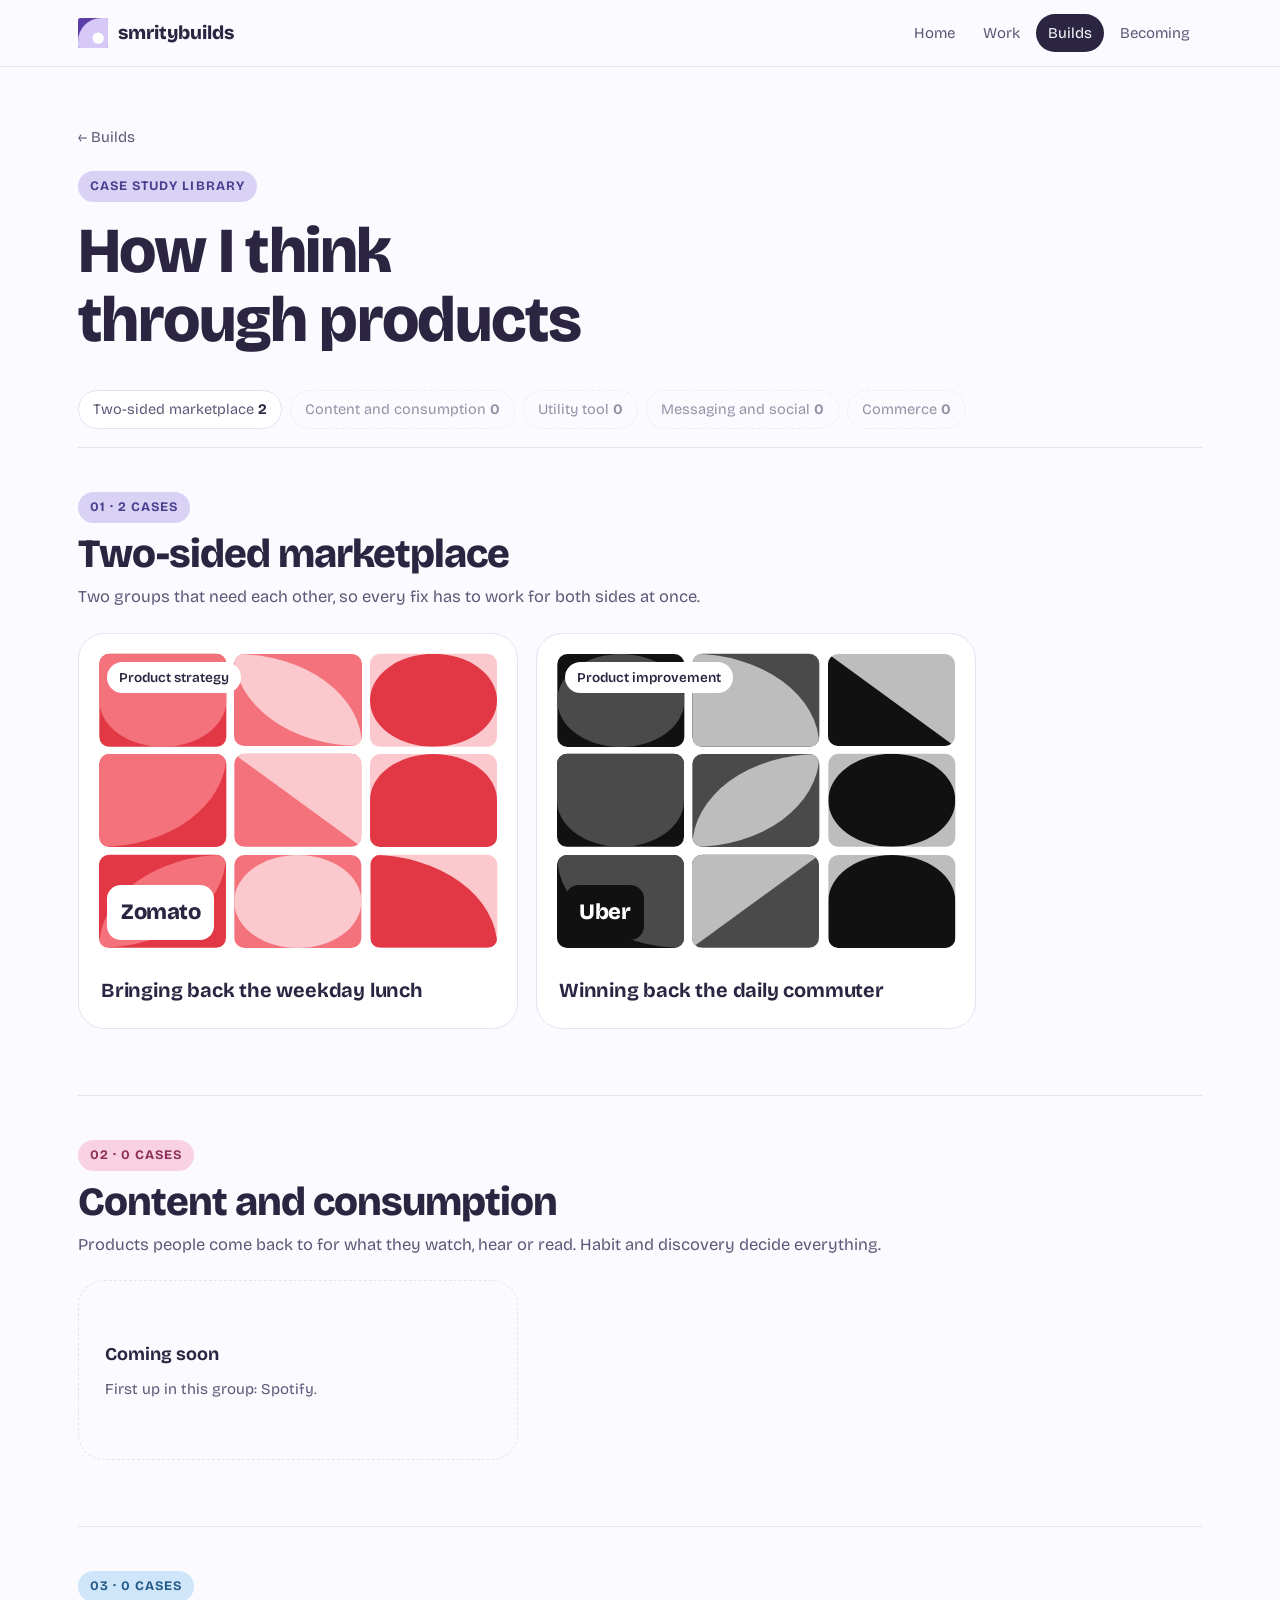
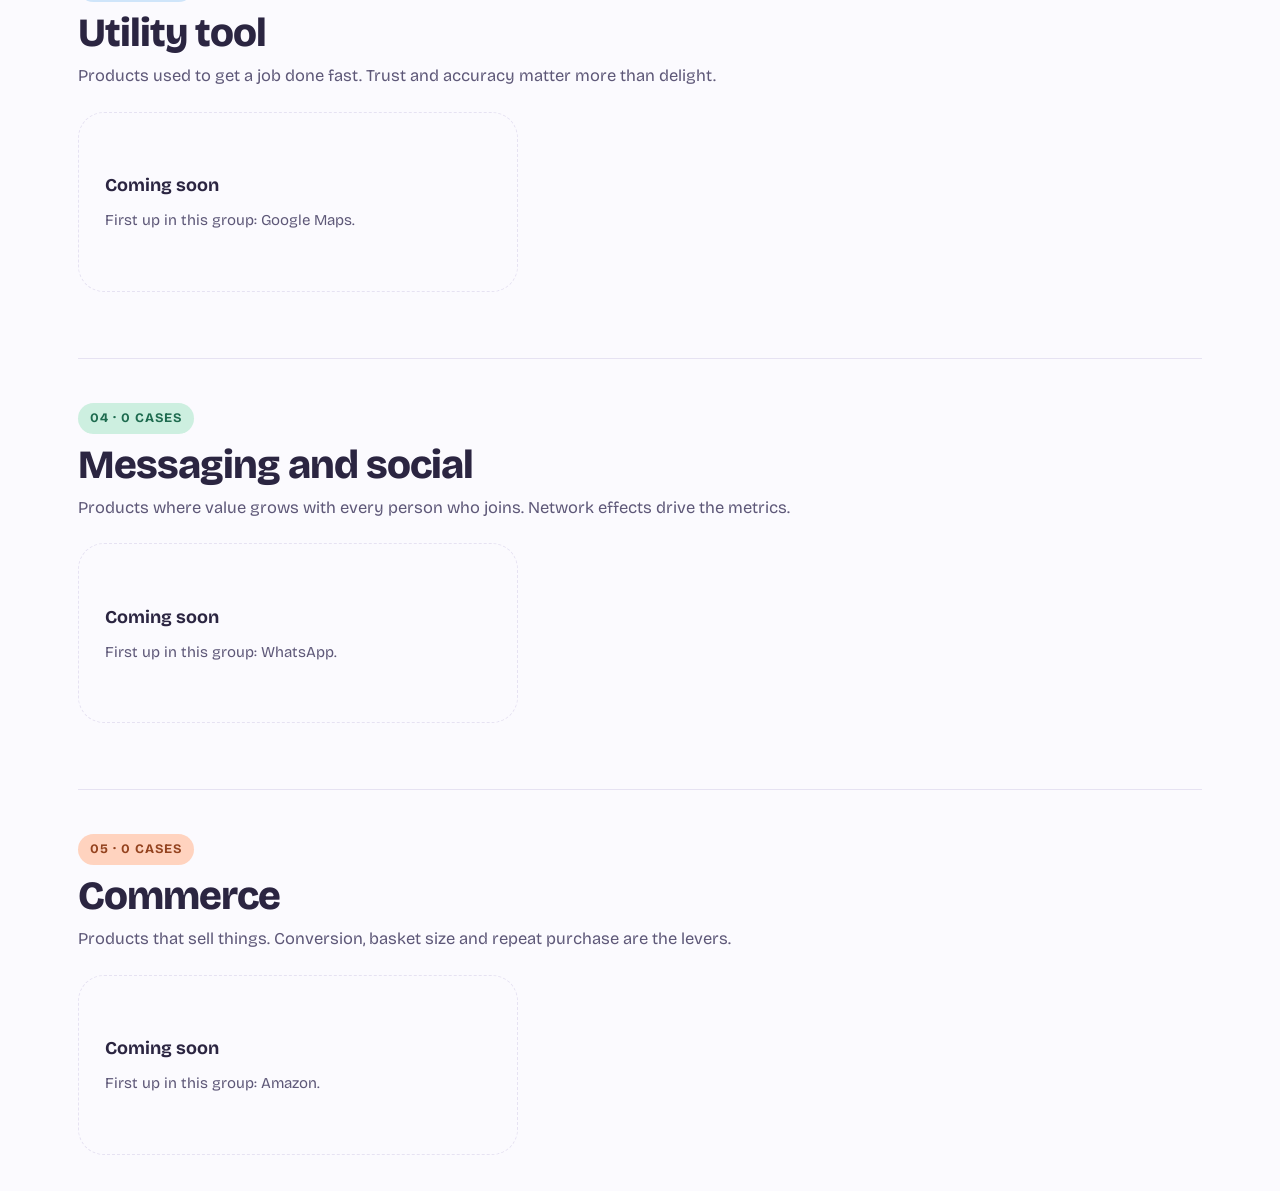
<file: case-studies/index.html>
<!doctype html>
<html lang="en">
<head>
<meta charset="utf-8">
<meta name="viewport" content="width=device-width,initial-scale=1">
<title>Case study library · smritybuilds</title>
<meta name="description" content="Product strategy case studies by Smrity, each worked from diagnosis to rollout.">
<link rel="icon" href="data:image/svg+xml,<svg xmlns='http://www.w3.org/2000/svg' viewBox='0 0 64 64'><clipPath id='r'><rect width='64' height='64' rx='5'/></clipPath><g clip-path='url(%23r)'><rect width='64' height='64' fill='%235B3FA6'/><path d='M50 0 A50 50 0 0 0 0 50 L0 64 L64 64 L64 0 Z' fill='%23D6C8F7'/><circle cx='43' cy='43' r='12' fill='%23FFFFFF'/></g></svg>">
<link rel="preconnect" href="https://fonts.googleapis.com">
<link rel="preconnect" href="https://fonts.gstatic.com" crossorigin>
<link href="https://fonts.googleapis.com/css2?family=Bricolage+Grotesque:opsz,wght@12..96,400;12..96,500;12..96,700;12..96,800&family=Fraunces:ital,opsz,wght@0,9..144,400;1,9..144,400;1,9..144,500&display=swap" rel="stylesheet">
<link rel="stylesheet" href="case.css">
</head>
<body>

<header class="top">
  <div class="wrap">
    <a class="mark" href="../#home" aria-label="Smrity builds, home">
      <svg viewBox="0 0 64 64" aria-hidden="true"><clipPath id="mk"><rect width="64" height="64" rx="5"/></clipPath><g clip-path="url(#mk)"><rect width="64" height="64" fill="#5B3FA6"/><path d="M50 0 A50 50 0 0 0 0 50 L0 64 L64 64 L64 0 Z" fill="#D6C8F7"/><circle cx="43" cy="43" r="12" fill="#FFFFFF"/></g></svg>
      <span>smritybuilds</span>
    </a>
    <nav class="nav" aria-label="Pages">
      <a href="../#home">Home</a><a href="../#work">Work</a><a href="../#builds" aria-current="page">Builds</a><a href="../#becoming">Becoming</a>
    </nav>
  </div>
</header>

<main class="wrap">
  <div class="lib-head">
    <div>
      <a class="crumb" href="../#builds">← Builds</a><br>
      <span class="eyebrow e-lilac">Case study library</span>
      <h1>How I think through products</h1>
    </div>
  </div>

  <nav class="cat-jump" id="catJump" aria-label="Categories"></nav>
  <div id="cats"></div>
</main>


<script>
/* ============================================================
   CATEGORIES: the kind of product. CASES: add an object, set its
   `category` to one of the ids below, and it appears as a card in
   that group. Give each case its own folder (uber/, zomato/) and a brand
   theme in case.css (.theme-<brand>) used on that page's <main>.
   Colors can be a token name from case.css or a hex value.
   ============================================================ */
const CATEGORIES = [
  { id: "marketplace", name: "Two-sided marketplace", color: "lilac",
    blurb: "Two groups that need each other, so every fix has to work for both sides at once.",
    examples: "Uber, Zomato, Airbnb", next: "Airbnb" },
  { id: "content", name: "Content and consumption", color: "rose",
    blurb: "Products people come back to for what they watch, hear or read. Habit and discovery decide everything.",
    examples: "Spotify, Netflix, YouTube", next: "Spotify" },
  { id: "utility", name: "Utility tool", color: "sky",
    blurb: "Products used to get a job done fast. Trust and accuracy matter more than delight.",
    examples: "Google Maps, Google Calendar", next: "Google Maps" },
  { id: "messaging", name: "Messaging and social", color: "mint",
    blurb: "Products where value grows with every person who joins. Network effects drive the metrics.",
    examples: "WhatsApp, LinkedIn", next: "WhatsApp" },
  { id: "commerce", name: "Commerce", color: "peach",
    blurb: "Products that sell things. Conversion, basket size and repeat purchase are the levers.",
    examples: "Amazon, Swiggy Instamart", next: "Amazon" }
];

const CASES = [
  {
    category: "marketplace",
    brand: "Zomato",
    title: "Bringing back the weekday lunch",
    type: "Product strategy",
    colors: ["#E23744", "#F4727C", "#FBC9CD"],
    href: "zomato/",
    deck: "zomato-lunch-frequency.pdf"
  },
  {
    category: "marketplace",
    brand: "Uber",
    dark: true,
    title: "Winning back the daily commuter",
    type: "Product improvement",
    colors: ["#111111", "#4A4A4A", "#BDBDBD"],
    href: "uber/"
  }
];

const C = (k) => (k.startsWith("#") ? k : `var(--${k})`);
const SHAPES = ["s-quarter", "s-half", "s-circle", "s-tri", "s-leaf"];
const pick = (a, i) => a[i % a.length];
function art(colors, seed) {
  let h = "";
  for (let k = 0; k < 9; k++) {
    const bg = colors[k % 3], fg = colors[(k + 1) % 3];
    const flip = pick(["none", "rotate(180deg)", "scaleX(-1)", "scaleY(-1)"], k * 7 + seed);
    h += `<div class="${pick(SHAPES, k * 3 + seed)}" style="background:${C(bg)};transform:${flip}"><i style="background:${C(fg)}"></i></div>`;
  }
  return `<div class="art" aria-hidden="true">${h}</div>`;
}

function card(c, i) {
  return `
    <a class="case" href="${c.href}">
      <div class="cover">${art(c.colors, i + 1)}
        <span class="label">${c.type}</span>
        <span class="brand${c.dark ? " dark" : ""}">${c.brand}</span>
      </div>
      <div class="body">
        <h3>${c.title}</h3>
      </div>
    </a>`;
}

document.getElementById("catJump").innerHTML = CATEGORIES.map((g) => {
  const n = CASES.filter((c) => c.category === g.id).length;
  return n
    ? `<a href="#cat-${g.id}">${g.name}<b>${n}</b></a>`
    : `<span class="off" aria-disabled="true">${g.name}<b>${n}</b></span>`;
}).join("");

document.getElementById("cats").innerHTML = CATEGORIES.map((g, gi) => {
  const list = CASES.filter((c) => c.category === g.id);
  const cards = list.length
    ? list.map((c) => card(c, CASES.indexOf(c))).join("")
    : `<div class="case soon"><b>Coming soon</b><p>First up in this group: ${g.next}.</p></div>`;
  return `
    <section class="cat" id="cat-${g.id}">
      <div class="cat-head">
        <span class="eyebrow e-${g.color}">${String(gi + 1).padStart(2, "0")} · ${list.length} ${list.length === 1 ? "case" : "cases"}</span>
        <h2>${g.name}</h2>
        <p>${g.blurb}</p>
      </div>
      <div class="lib">${cards}</div>
    </section>`;
}).join("");
</script>
</body>
</html>
</file>
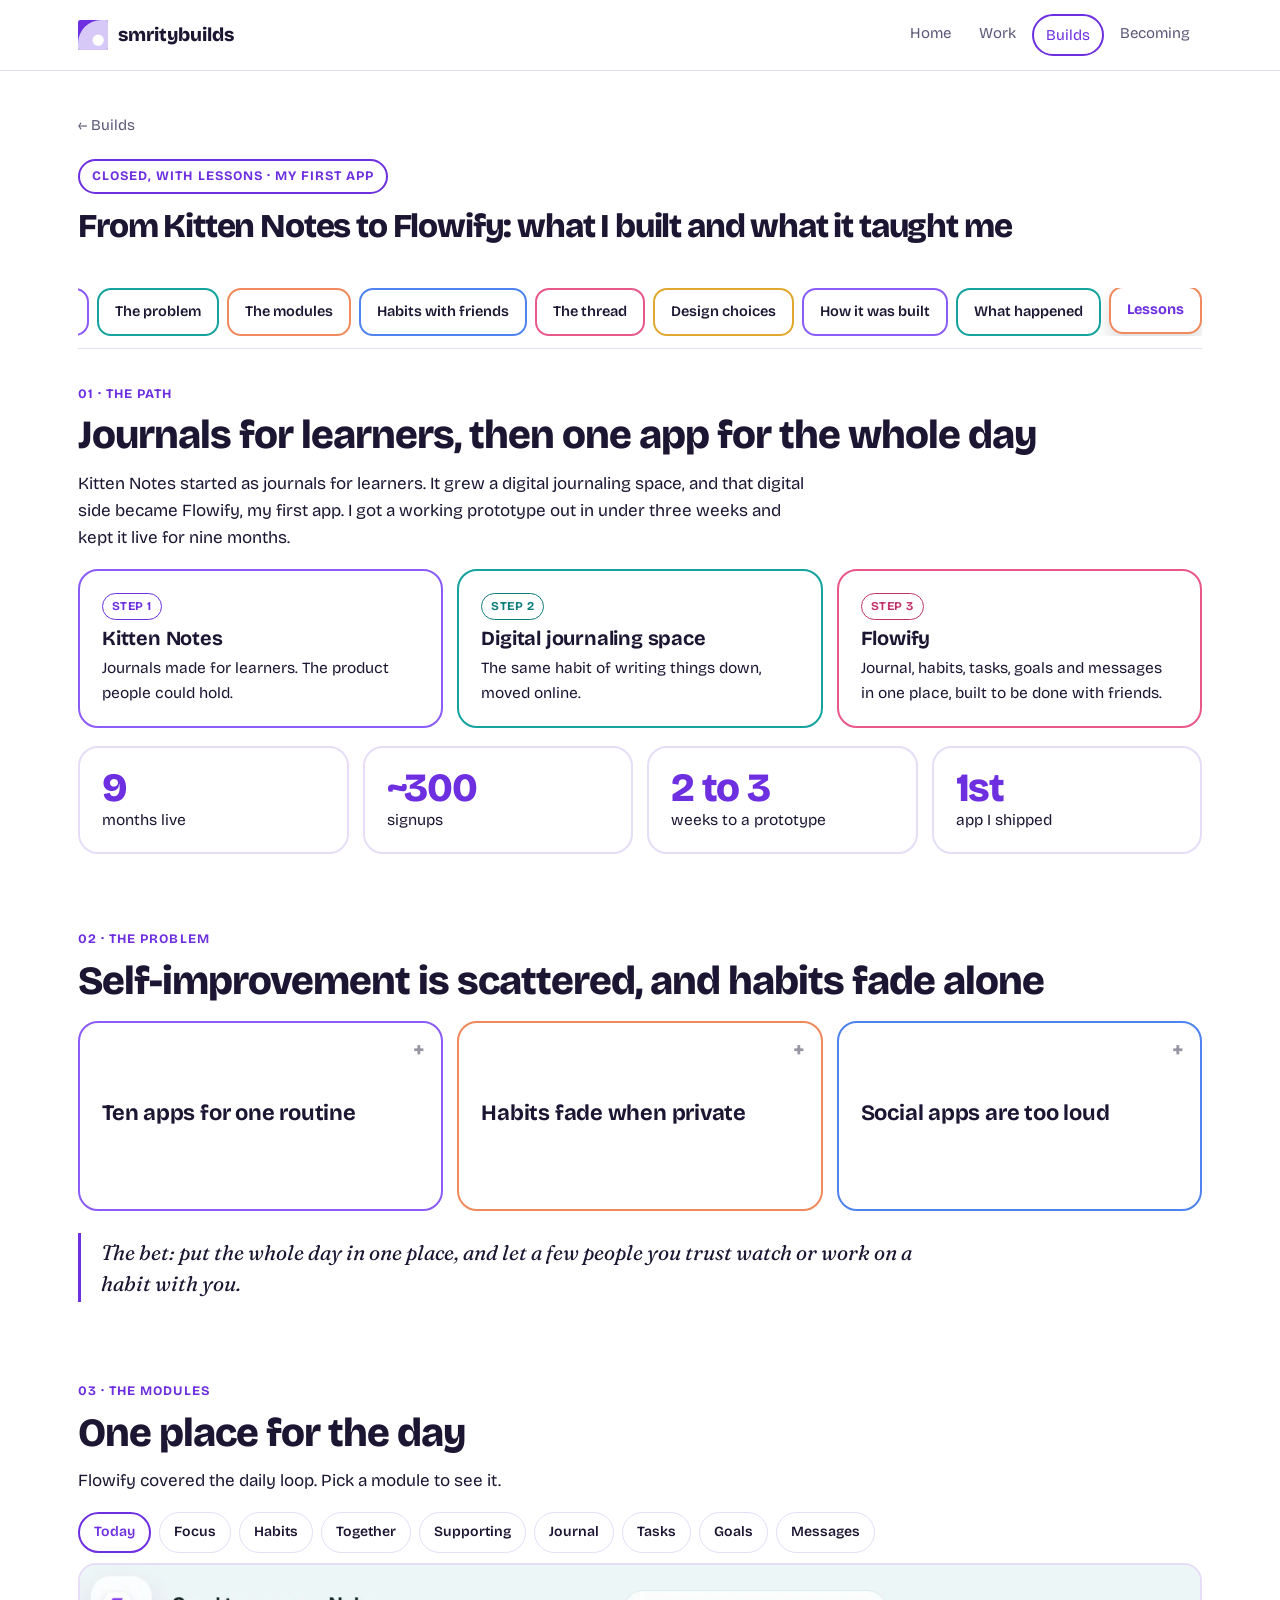
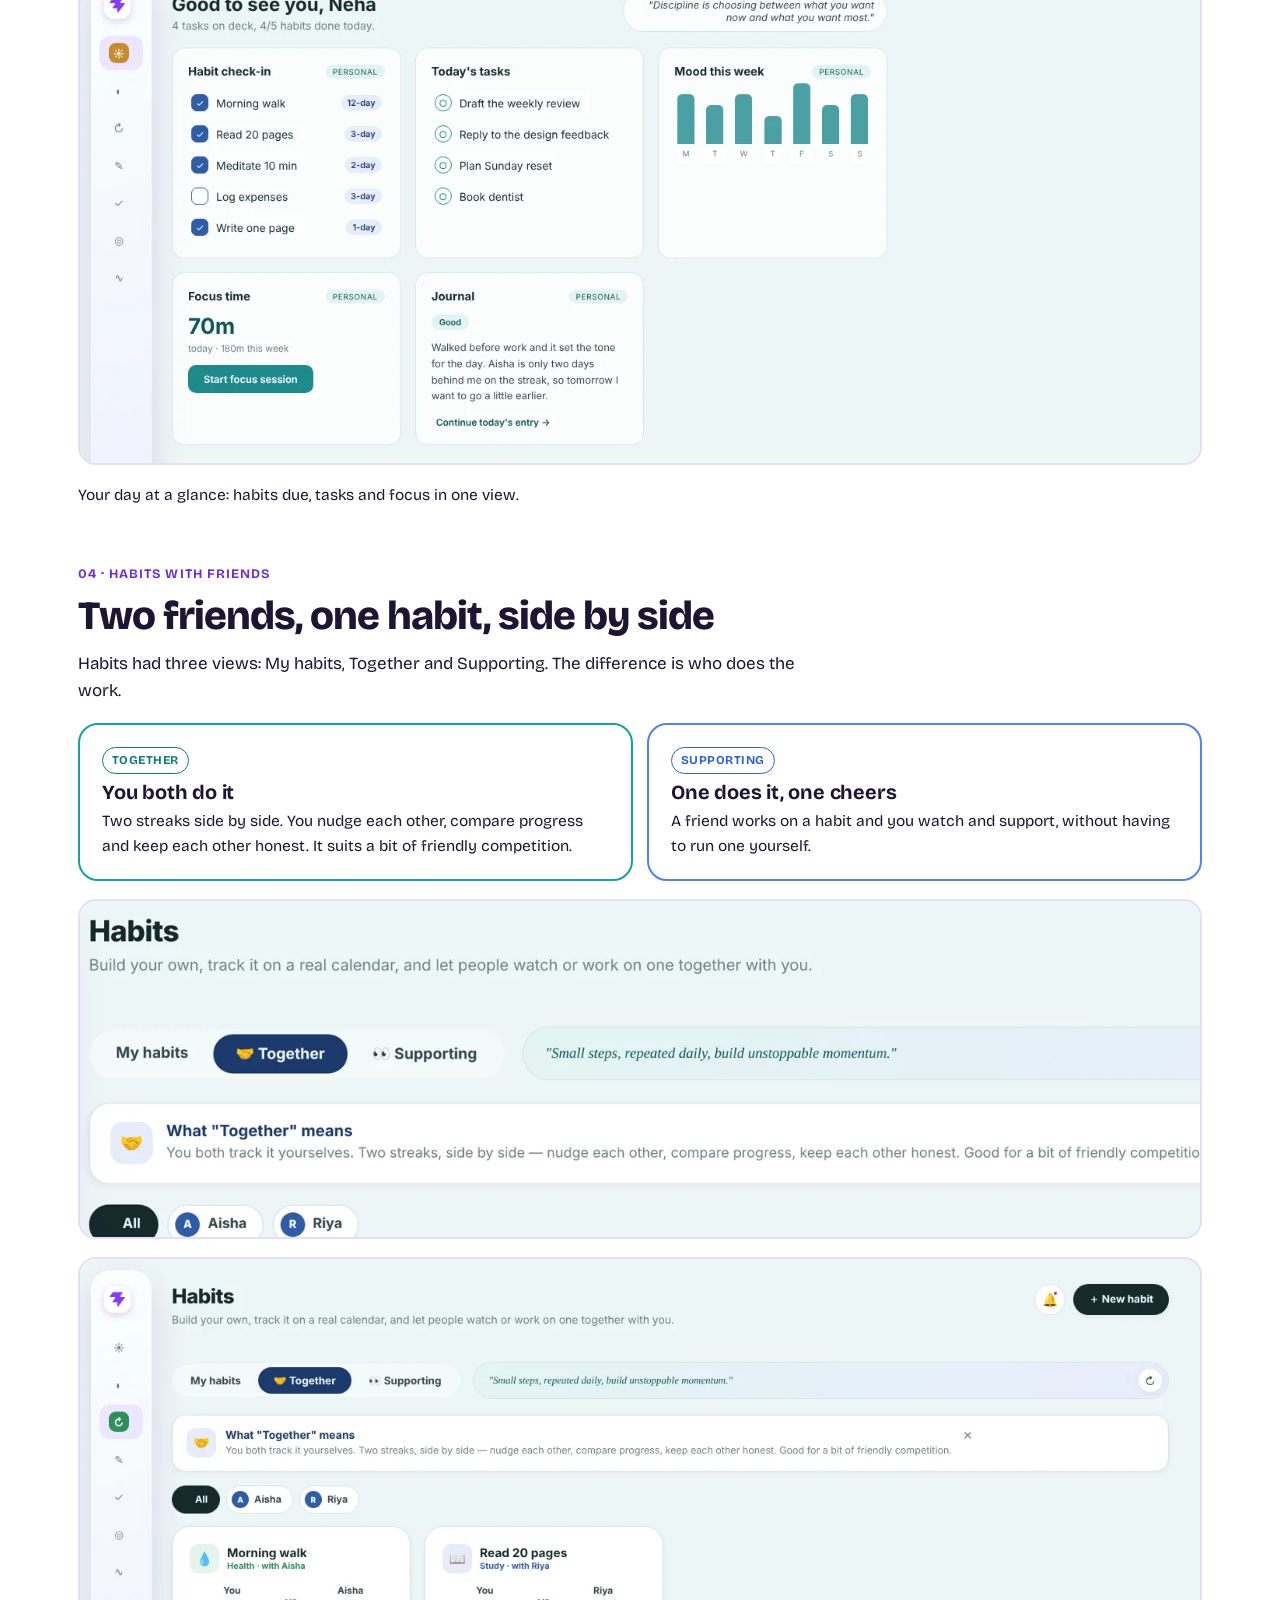
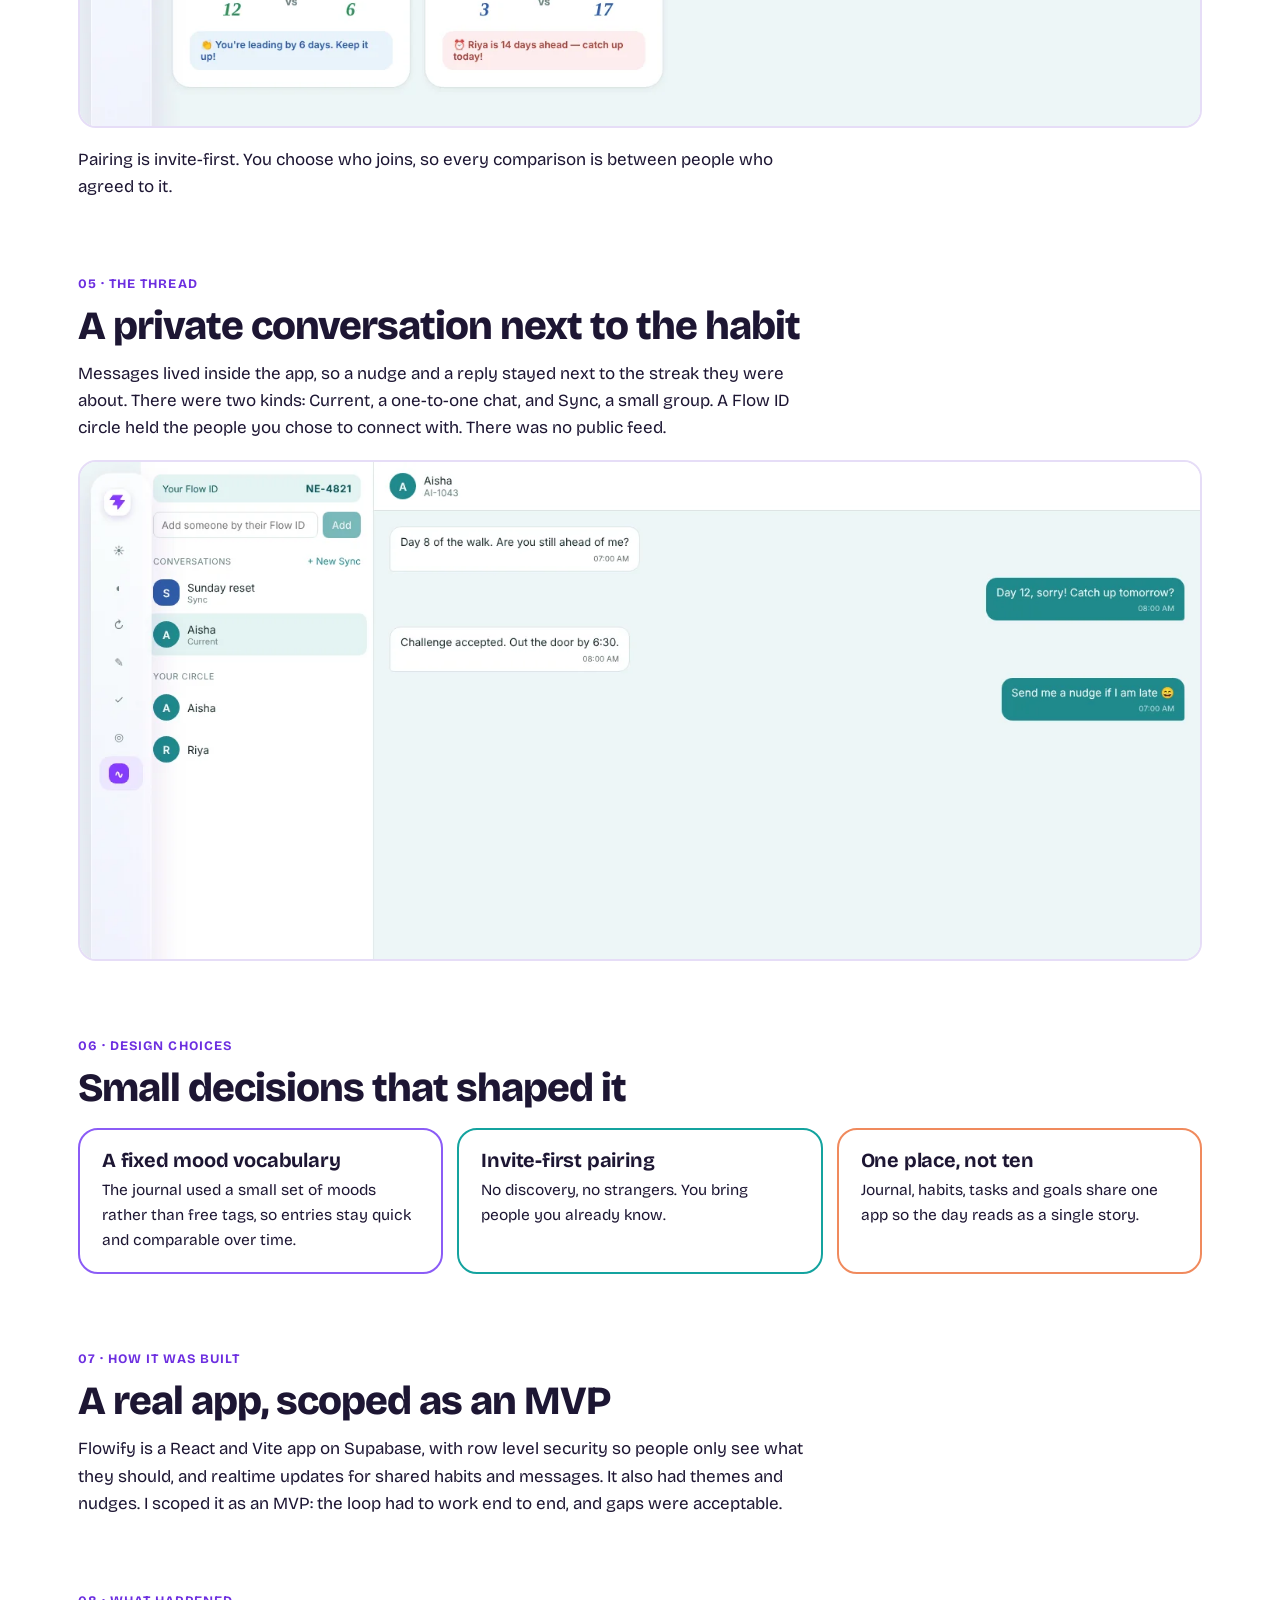
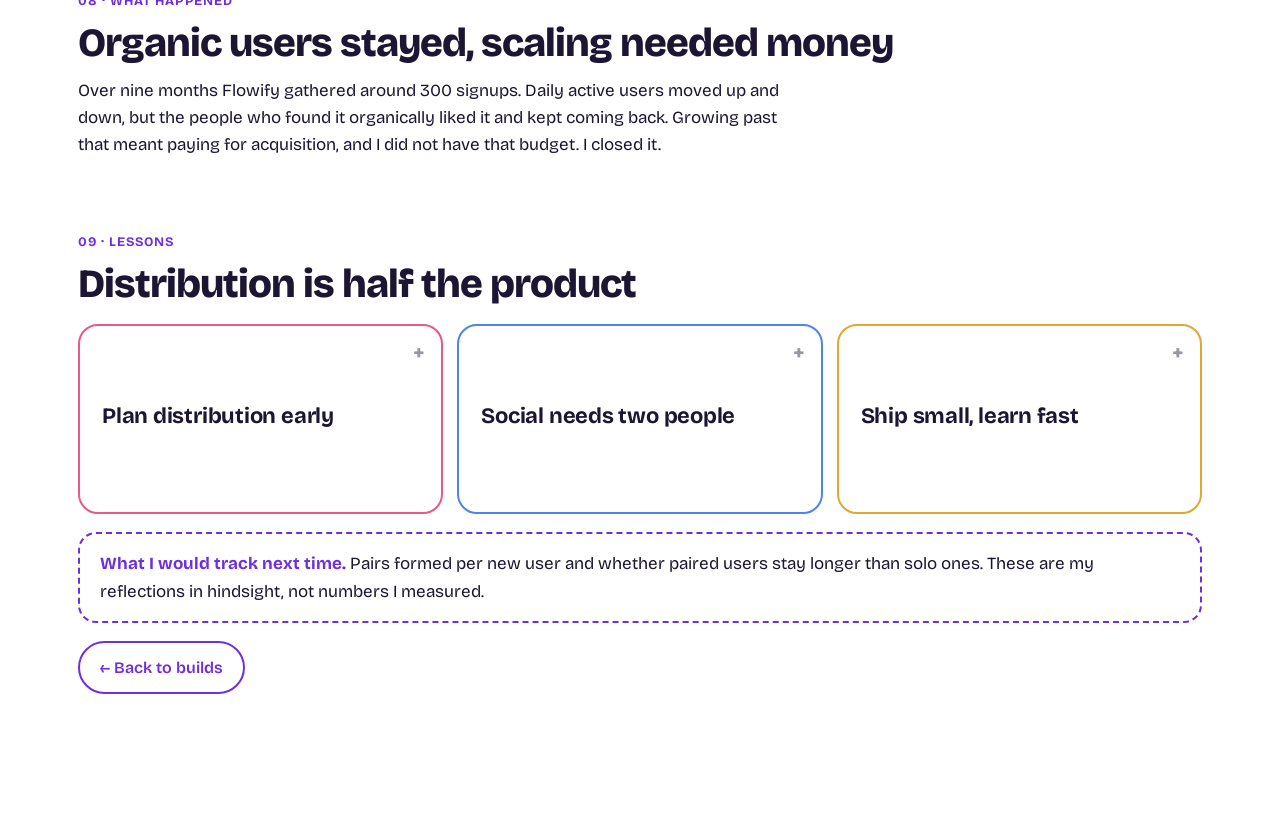
<file: kitten-notes-flowify/index.html>
<!doctype html>
<html lang="en">
<head>
<meta charset="utf-8">
<meta name="viewport" content="width=device-width,initial-scale=1">
<title>Kitten Notes and Flowify · smritybuilds</title>
<meta name="description" content="The story of Kitten Notes and Flowify, my first app: habits you build with friends, what I built, what happened and what it taught me.">
<link rel="icon" href="data:image/svg+xml,<svg xmlns='http://www.w3.org/2000/svg' viewBox='0 0 64 64'><clipPath id='r'><rect width='64' height='64' rx='5'/></clipPath><g clip-path='url(%23r)'><rect width='64' height='64' fill='%236D2FE0'/><path d='M50 0 A50 50 0 0 0 0 50 L0 64 L64 64 L64 0 Z' fill='%23D6C8F7'/><circle cx='43' cy='43' r='12' fill='%23FFFFFF'/></g></svg>">
<link rel="preconnect" href="https://fonts.googleapis.com">
<link rel="preconnect" href="https://fonts.gstatic.com" crossorigin>
<link href="https://fonts.googleapis.com/css2?family=Bricolage+Grotesque:opsz,wght@12..96,400;12..96,500;12..96,700;12..96,800&family=Fraunces:ital,opsz,wght@0,9..144,400;1,9..144,400;1,9..144,500&display=swap" rel="stylesheet">
<link rel="stylesheet" href="../case-studies/case.css">
<link rel="stylesheet" href="page.css">
</head>
<body class="theme-flowify">

<header class="top">
  <div class="wrap">
    <a class="mark" href="../#home" aria-label="Smrity builds, home">
      <svg viewBox="0 0 64 64" aria-hidden="true"><clipPath id="mk"><rect width="64" height="64" rx="5"/></clipPath><g clip-path="url(#mk)"><rect width="64" height="64" fill="#6D2FE0"/><path d="M50 0 A50 50 0 0 0 0 50 L0 64 L64 64 L64 0 Z" fill="#D6C8F7"/><circle cx="43" cy="43" r="12" fill="#FFFFFF"/></g></svg>
      <span>smritybuilds</span>
    </a>
    <nav class="nav" aria-label="Pages">
      <a href="../#home">Home</a><a href="../#work">Work</a><a href="../#builds" aria-current="page">Builds</a><a href="../#becoming">Becoming</a>
    </nav>
  </div>
</header>

<main class="wrap">
  <div class="hero solo">
    <div>
      <a class="crumb" href="../#builds">← Builds</a><br>
      <span class="eyebrow">Closed, with lessons · My first app</span>
      <h1 class="q-title" style="--qs:min(2.6vw,34px)">From Kitten Notes to Flowify: what I built and what it taught me</h1>
    </div>
  </div>

  <div class="layout">
    <nav class="toc" aria-label="On this page">
      <b>On this page</b>
      <ol id="toc">
        <li><a href="#path">The path</a></li>
        <li><a href="#pains">The problem</a></li>
        <li><a href="#modules">The modules</a></li>
        <li><a href="#together">Habits with friends</a></li>
        <li><a href="#thread">The thread</a></li>
        <li><a href="#design">Design choices</a></li>
        <li><a href="#built">How it was built</a></li>
        <li><a href="#outcome">What happened</a></li>
        <li><a href="#takeaways">Lessons</a></li>
      </ol>
    </nav>

    <article>
      <section id="path">
        <span class="step">01 · The path</span>
        <h2>Journals for learners, then one app for the whole day</h2>
        <p>Kitten Notes started as journals for learners. It grew a digital journaling space, and that digital side became Flowify, my first app. I got a working prototype out in under three weeks and kept it live for nine months.</p>
        <div class="path">
          <div class="card c-lilac"><span class="tag-ref">Step 1</span><h3>Kitten Notes</h3><p>Journals made for learners. The product people could hold.</p></div>
          <div class="card c-mint"><span class="tag-ref">Step 2</span><h3>Digital journaling space</h3><p>The same habit of writing things down, moved online.</p></div>
          <div class="card c-rose"><span class="tag-ref">Step 3</span><h3>Flowify</h3><p>Journal, habits, tasks, goals and messages in one place, built to be done with friends.</p></div>
        </div>
        <div class="stats">
          <div class="card"><div class="big">9</div><p>months live</p></div>
          <div class="card"><div class="big">~300</div><p>signups</p></div>
          <div class="card"><div class="big">2 to 3</div><p>weeks to a prototype</p></div>
          <div class="card"><div class="big">1st</div><p>app I shipped</p></div>
        </div>
      </section>

      <section id="pains">
        <span class="step">02 · The problem</span>
        <h2>Self-improvement is scattered, and habits fade alone</h2>
        <div class="grid g3">
          <div class="card c-lilac"><span class="tag-ref">Pain</span><h3>Ten apps for one routine</h3><p>A journal here, a habit tracker there, a task list somewhere else. Nothing connected, so nothing stuck.</p></div>
          <div class="card c-peach"><span class="tag-ref">Pain</span><h3>Habits fade when private</h3><p>A streak nobody sees is easy to drop. There is no one to notice a missed day.</p></div>
          <div class="card c-sky"><span class="tag-ref">Pain</span><h3>Social apps are too loud</h3><p>Public feeds turn personal goals into performance. I wanted accountability without an audience.</p></div>
        </div>
        <p class="callout">The bet: put the whole day in one place, and let a few people you trust watch or work on a habit with you.</p>
      </section>

      <section id="modules" class="gallery">
        <span class="step">03 · The modules</span>
        <h2>One place for the day</h2>
        <p>Flowify covered the daily loop. Pick a module to see it.</p>
        <div class="tabs" role="tablist" aria-label="Flowify modules"></div>
        <figure class="shot"><img id="gimg" alt="" loading="lazy"></figure>
        <p class="note" id="gnote"></p>
      </section>

      <section id="together">
        <span class="step">04 · Habits with friends</span>
        <h2>Two friends, one habit, side by side</h2>
        <p>Habits had three views: My habits, Together and Supporting. The difference is who does the work.</p>
        <div class="split">
          <div class="card c-mint"><span class="tag-ref">Together</span><h3>You both do it</h3><p>Two streaks side by side. You nudge each other, compare progress and keep each other honest. It suits a bit of friendly competition.</p></div>
          <div class="card c-sky"><span class="tag-ref">Supporting</span><h3>One does it, one cheers</h3><p>A friend works on a habit and you watch and support, without having to run one yourself.</p></div>
        </div>
        <figure class="shot"><img src="img/together-zoom.webp" alt="The Together tab in Flowify explaining that both people track the habit themselves" loading="lazy"></figure>
        <figure class="shot"><img src="img/together.webp" alt="Two friends comparing the same habit, with a day-count lead and a catch-up nudge" loading="lazy"></figure>
        <p>Pairing is invite-first. You choose who joins, so every comparison is between people who agreed to it.</p>
      </section>

      <section id="thread">
        <span class="step">05 · The thread</span>
        <h2>A private conversation next to the habit</h2>
        <p>Messages lived inside the app, so a nudge and a reply stayed next to the streak they were about. There were two kinds: Current, a one-to-one chat, and Sync, a small group. A Flow ID circle held the people you chose to connect with. There was no public feed.</p>
        <figure class="shot"><img src="img/thread.webp" alt="The Flowify messages screen" loading="lazy"></figure>
      </section>

      <section id="design">
        <span class="step">06 · Design choices</span>
        <h2>Small decisions that shaped it</h2>
        <div class="grid g3">
          <div class="card c-lilac"><h3>A fixed mood vocabulary</h3><p>The journal used a small set of moods rather than free tags, so entries stay quick and comparable over time.</p></div>
          <div class="card c-mint"><h3>Invite-first pairing</h3><p>No discovery, no strangers. You bring people you already know.</p></div>
          <div class="card c-peach"><h3>One place, not ten</h3><p>Journal, habits, tasks and goals share one app so the day reads as a single story.</p></div>
        </div>
      </section>

      <section id="built">
        <span class="step">07 · How it was built</span>
        <h2>A real app, scoped as an MVP</h2>
        <p>Flowify is a React and Vite app on Supabase, with row level security so people only see what they should, and realtime updates for shared habits and messages. It also had themes and nudges. I scoped it as an MVP: the loop had to work end to end, and gaps were acceptable.</p>
      </section>

      <section id="outcome">
        <span class="step">08 · What happened</span>
        <h2>Organic users stayed, scaling needed money</h2>
        <p>Over nine months Flowify gathered around 300 signups. Daily active users moved up and down, but the people who found it organically liked it and kept coming back. Growing past that meant paying for acquisition, and I did not have that budget. I closed it.</p>
      </section>

      <section id="takeaways">
        <span class="step">09 · Lessons</span>
        <h2>Distribution is half the product</h2>
        <div class="grid g3">
          <div class="card c-rose"><h3>Plan distribution early</h3><p>Liking the product is not the same as finding it. Acquisition needs a plan and a budget from the start.</p></div>
          <div class="card c-sky"><h3>Social needs two people</h3><p>A friends feature works only after the first friend arrives, so the invite is part of the product.</p></div>
          <div class="card c-butter"><h3>Ship small, learn fast</h3><p>A prototype in under three weeks gave real feedback far sooner than planning would have.</p></div>
        </div>
        <div class="reflect"><b>What I would track next time.</b> Pairs formed per new user and whether paired users stay longer than solo ones. These are my reflections in hindsight, not numbers I measured.</div>
        <p><a class="btn ghost" href="../#builds">← Back to builds</a></p>
      </section>
    </article>
  </div>
</main>

<script src="../case-studies/case.js"></script>
<script>
(function(){
  var M=[
    ["Today","today","Your day at a glance: habits due, tasks and focus in one view."],
    ["Focus","focus","A focus timer so deep work sits inside the same app."],
    ["Habits","habits","Habit tracking on a real calendar, with My habits, Together and Supporting."],
    ["Together","together","The same habit, two people, streaks side by side."],
    ["Supporting","supporting","Cheer on a friend's habit without running your own."],
    ["Journal","journal","Daily journaling with a small fixed set of moods."],
    ["Tasks","tasks","A board that sorts tasks by how much they matter."],
    ["Goals","goals","Longer goals that the daily habits point toward."],
    ["Messages","thread","Private chats next to the habits they are about."]
  ];
  var tabs=document.querySelector(".gallery .tabs"),img=document.getElementById("gimg"),note=document.getElementById("gnote");
  function pick(i){
    img.src="img/"+M[i][1]+".webp";img.alt="Flowify "+M[i][0]+" screen";note.textContent=M[i][2];
    tabs.querySelectorAll("button").forEach(function(b,j){b.setAttribute("aria-selected",j===i?"true":"false")});
  }
  M.forEach(function(m,i){
    var b=document.createElement("button");b.type="button";b.setAttribute("role","tab");b.textContent=m[0];
    b.addEventListener("click",function(){pick(i)});tabs.appendChild(b);
  });
  pick(0);
})();
</script>
</body>
</html>
</file>
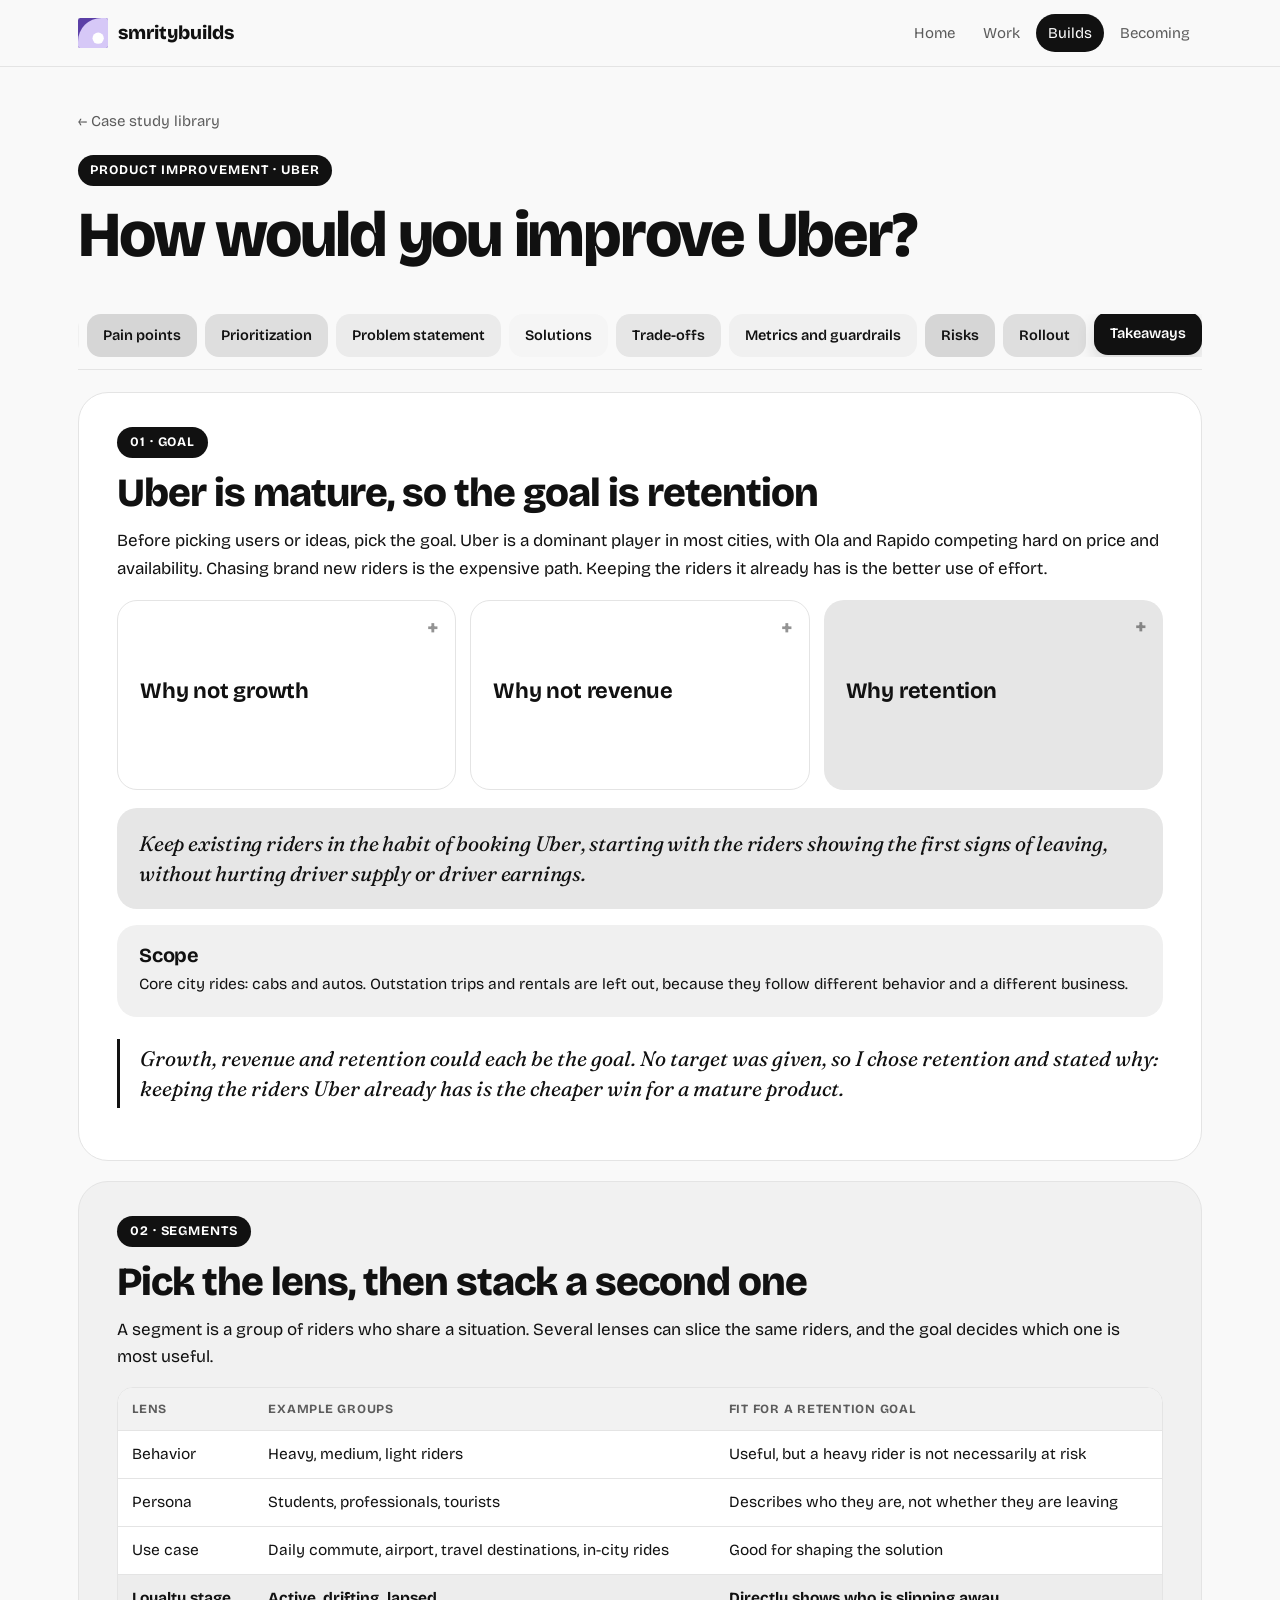
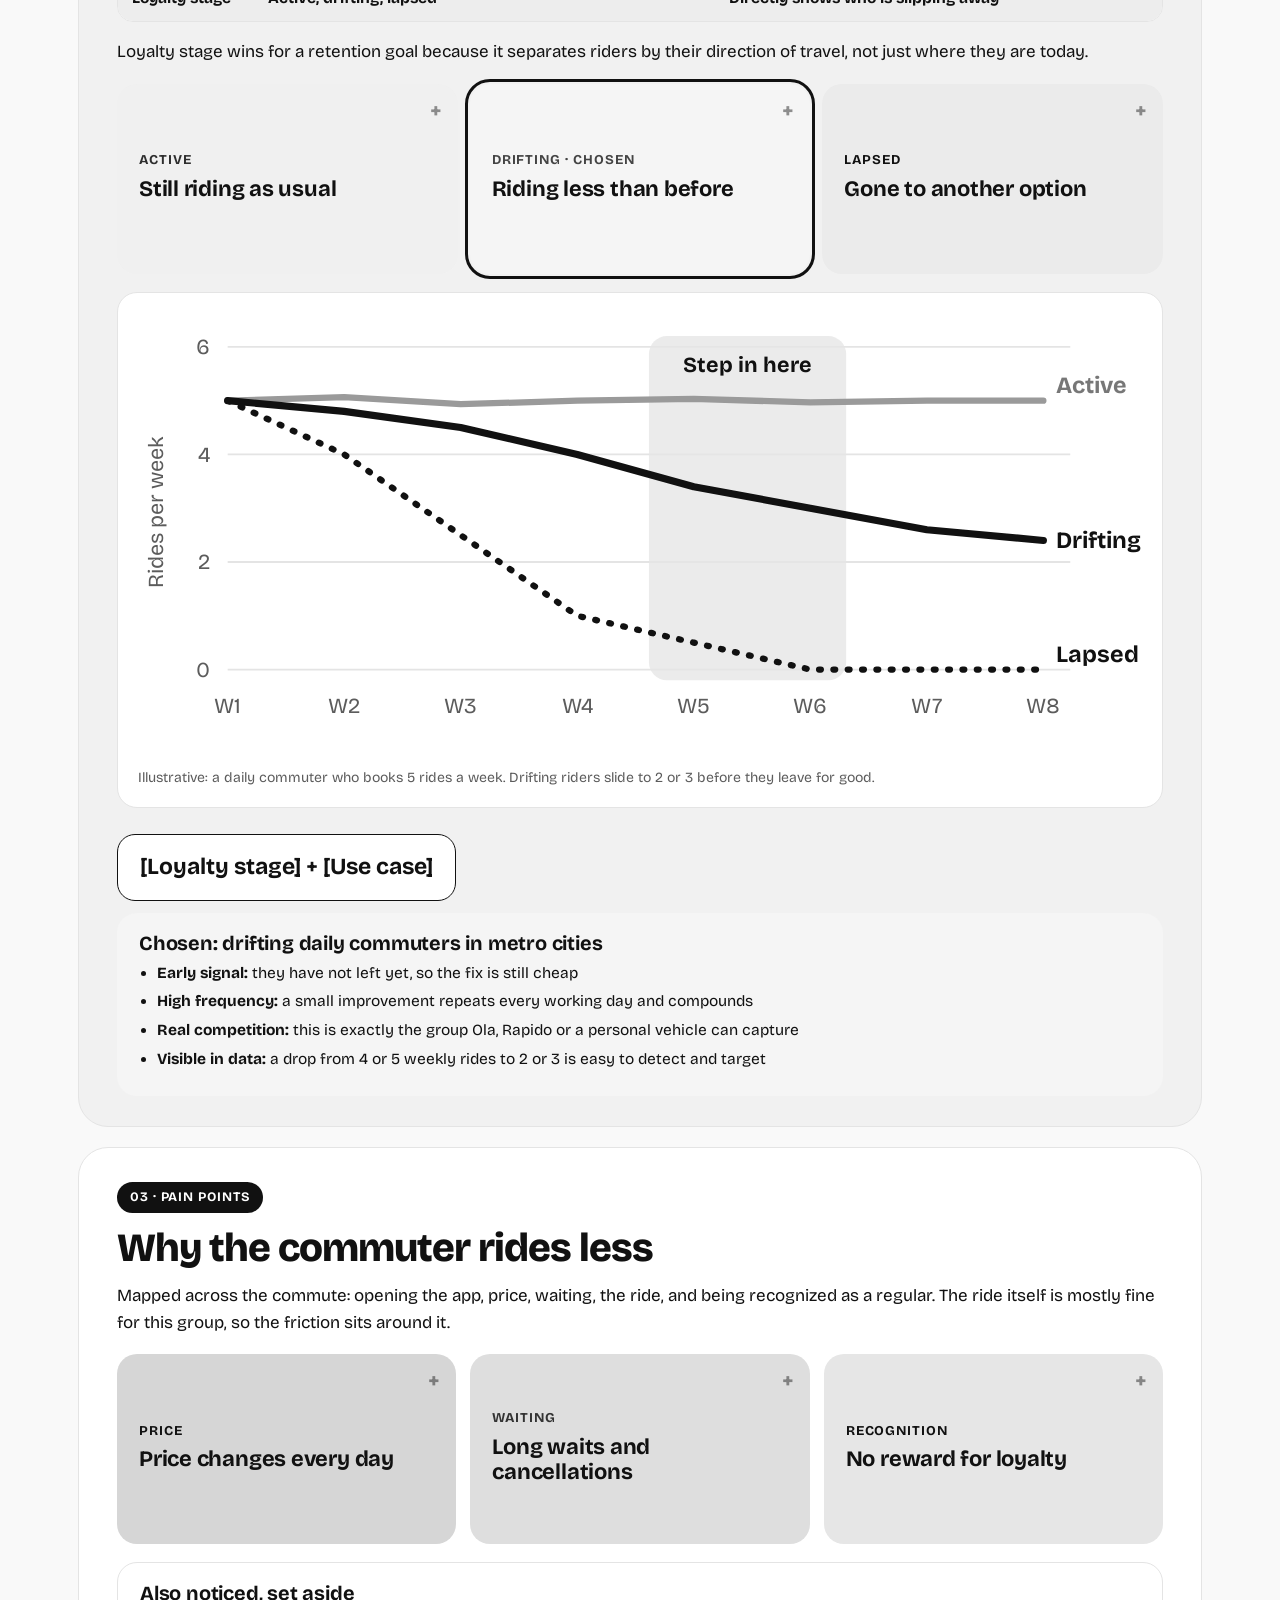
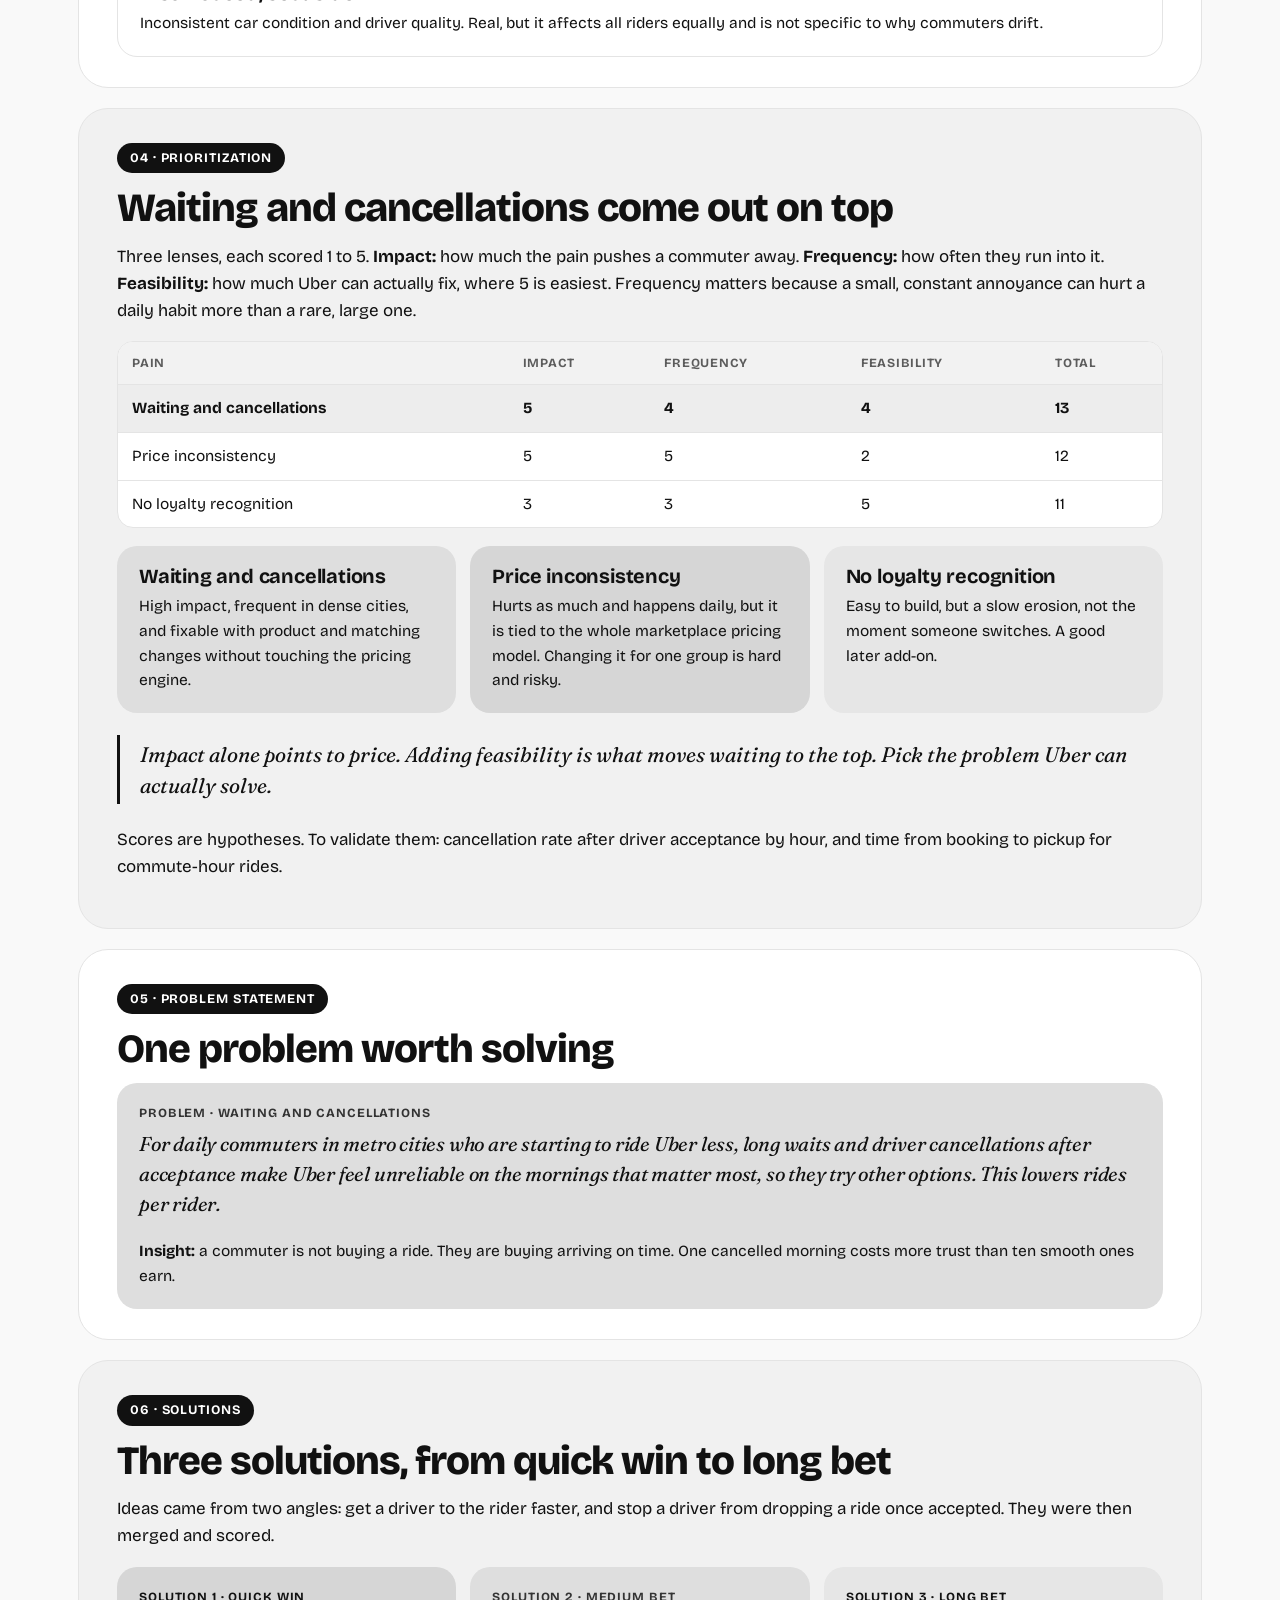
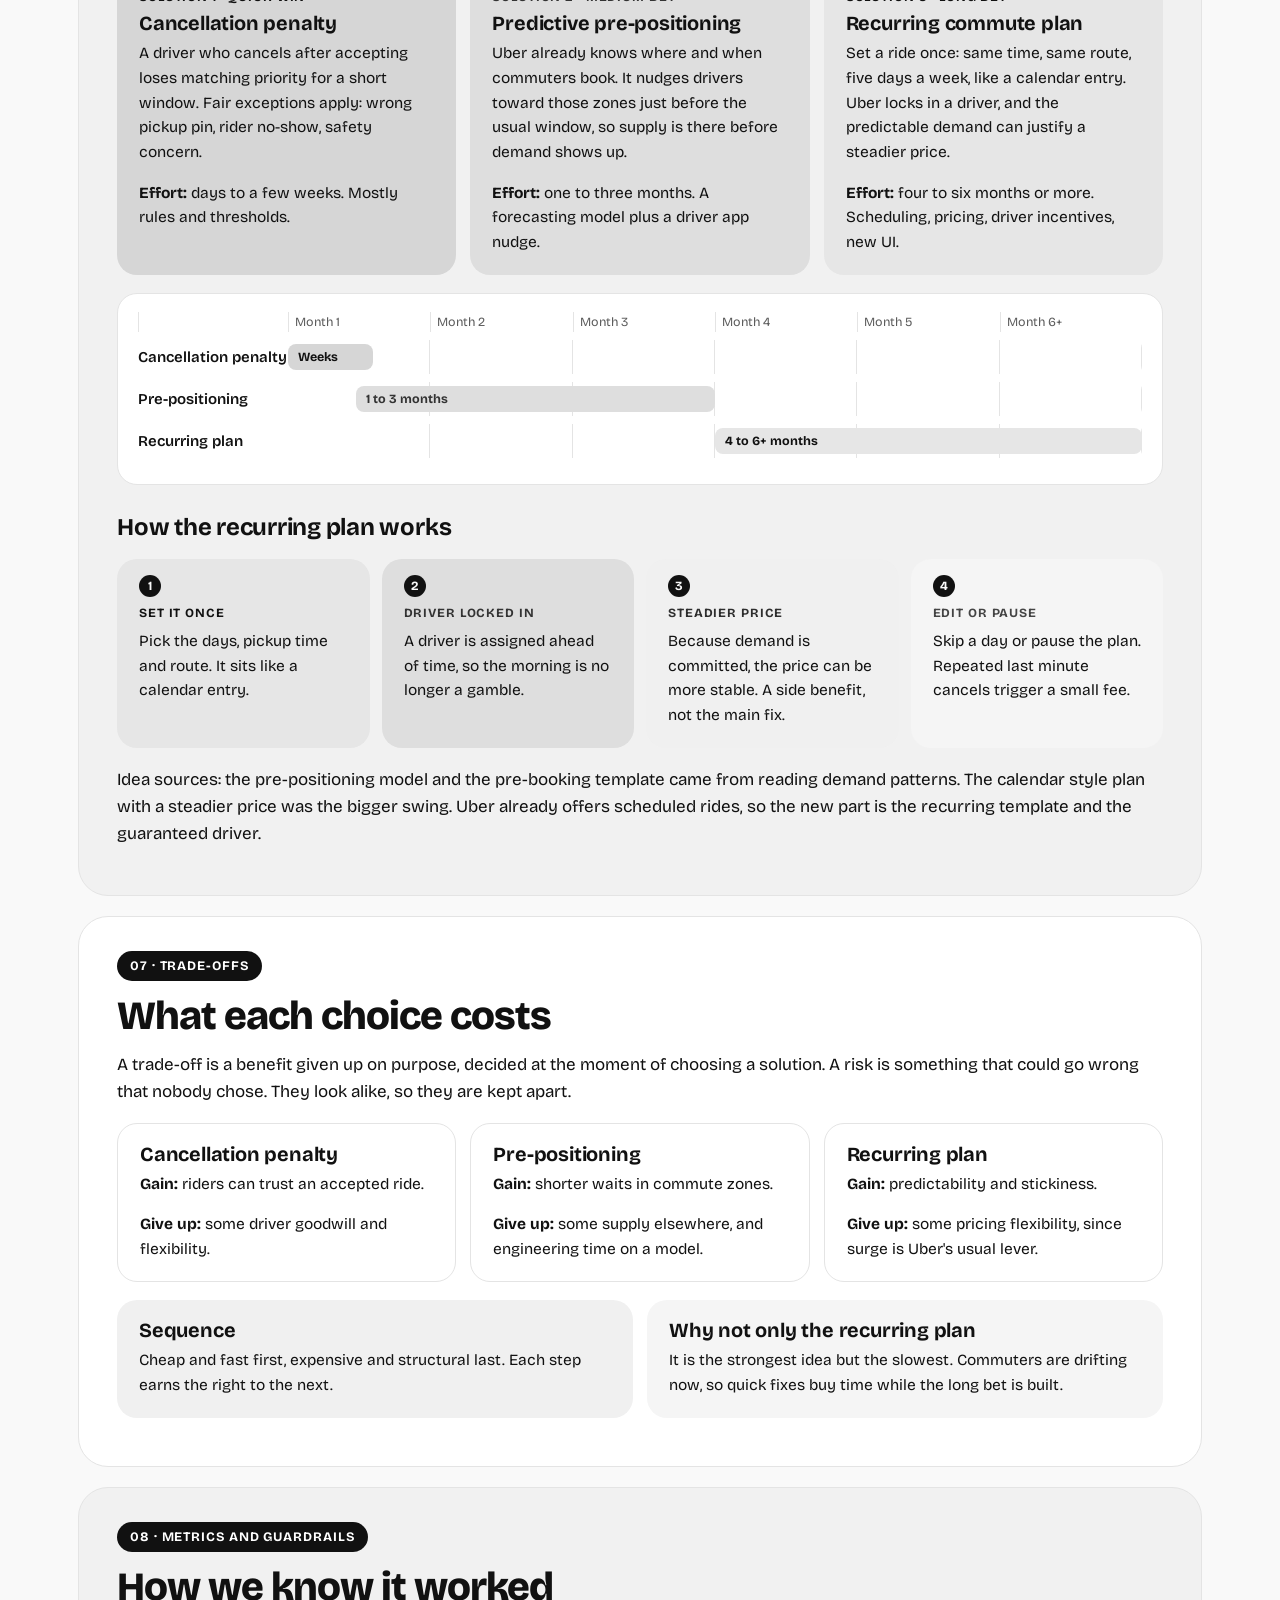
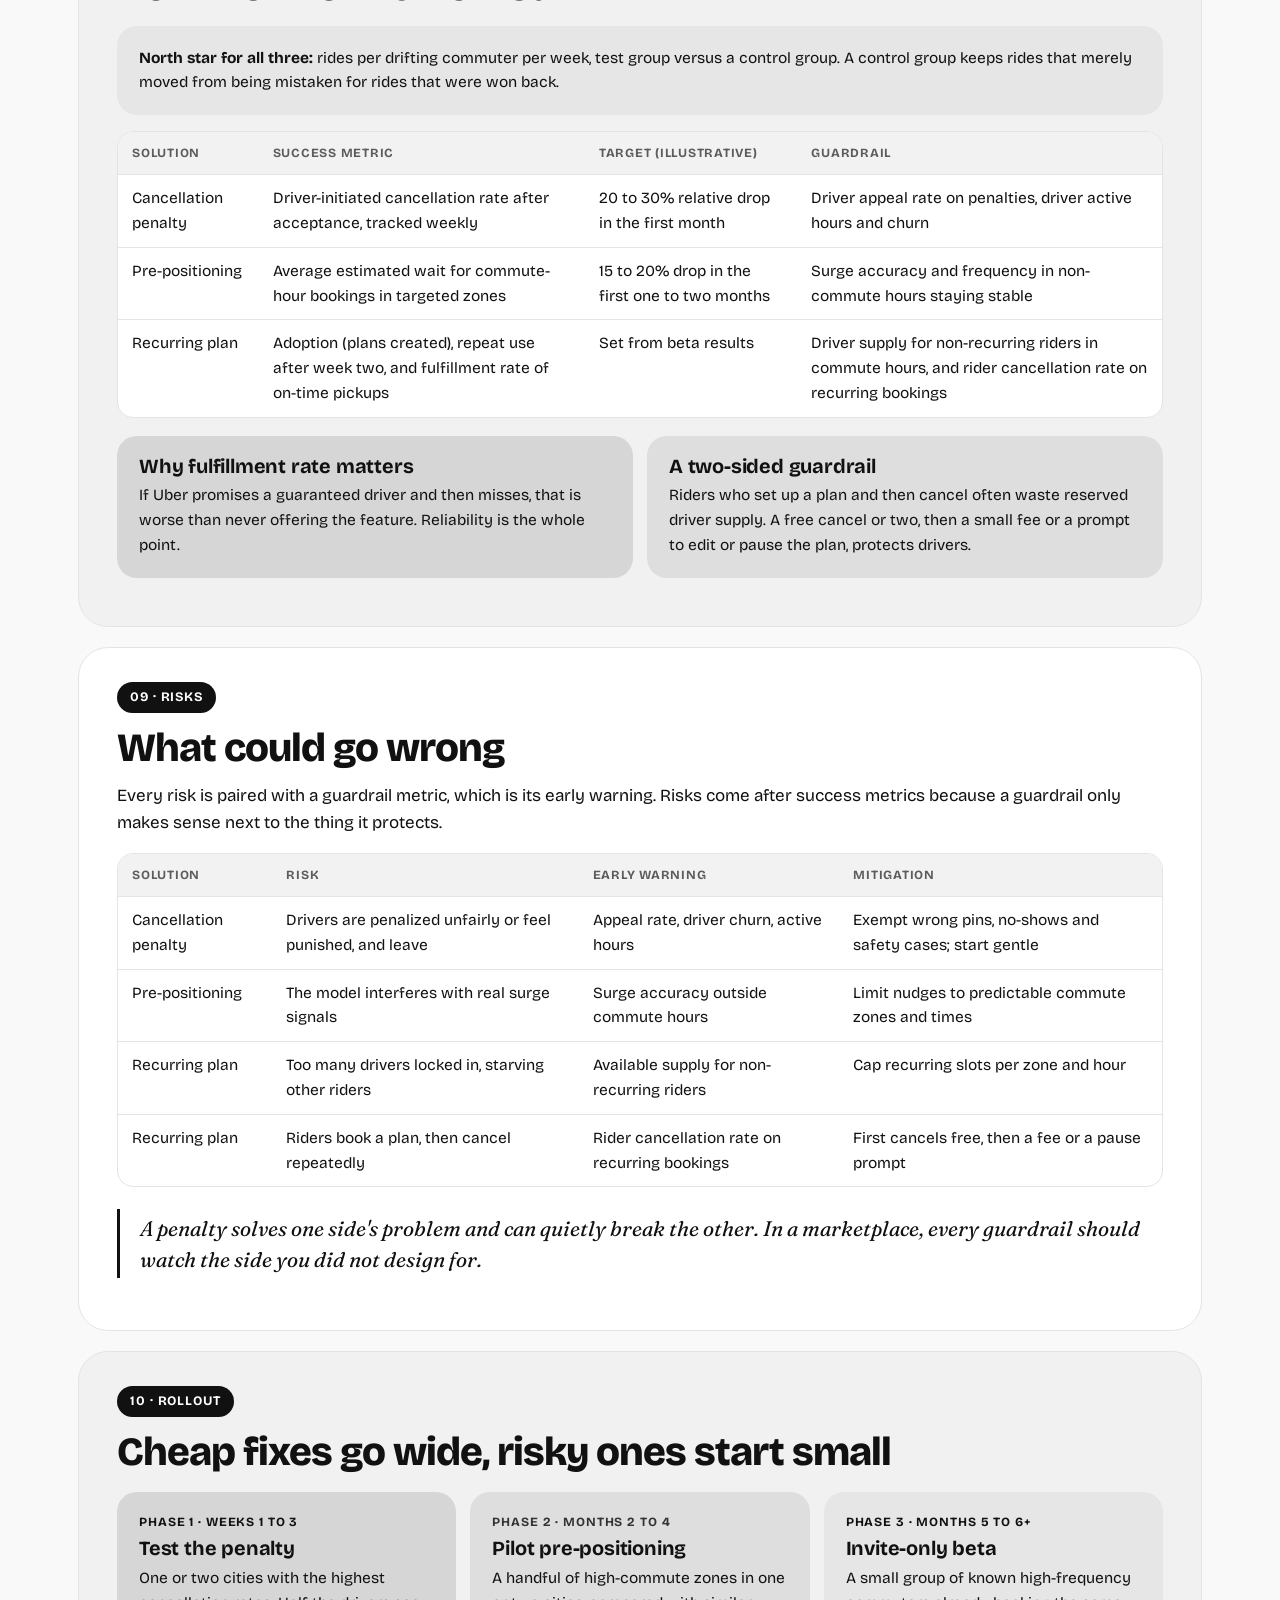
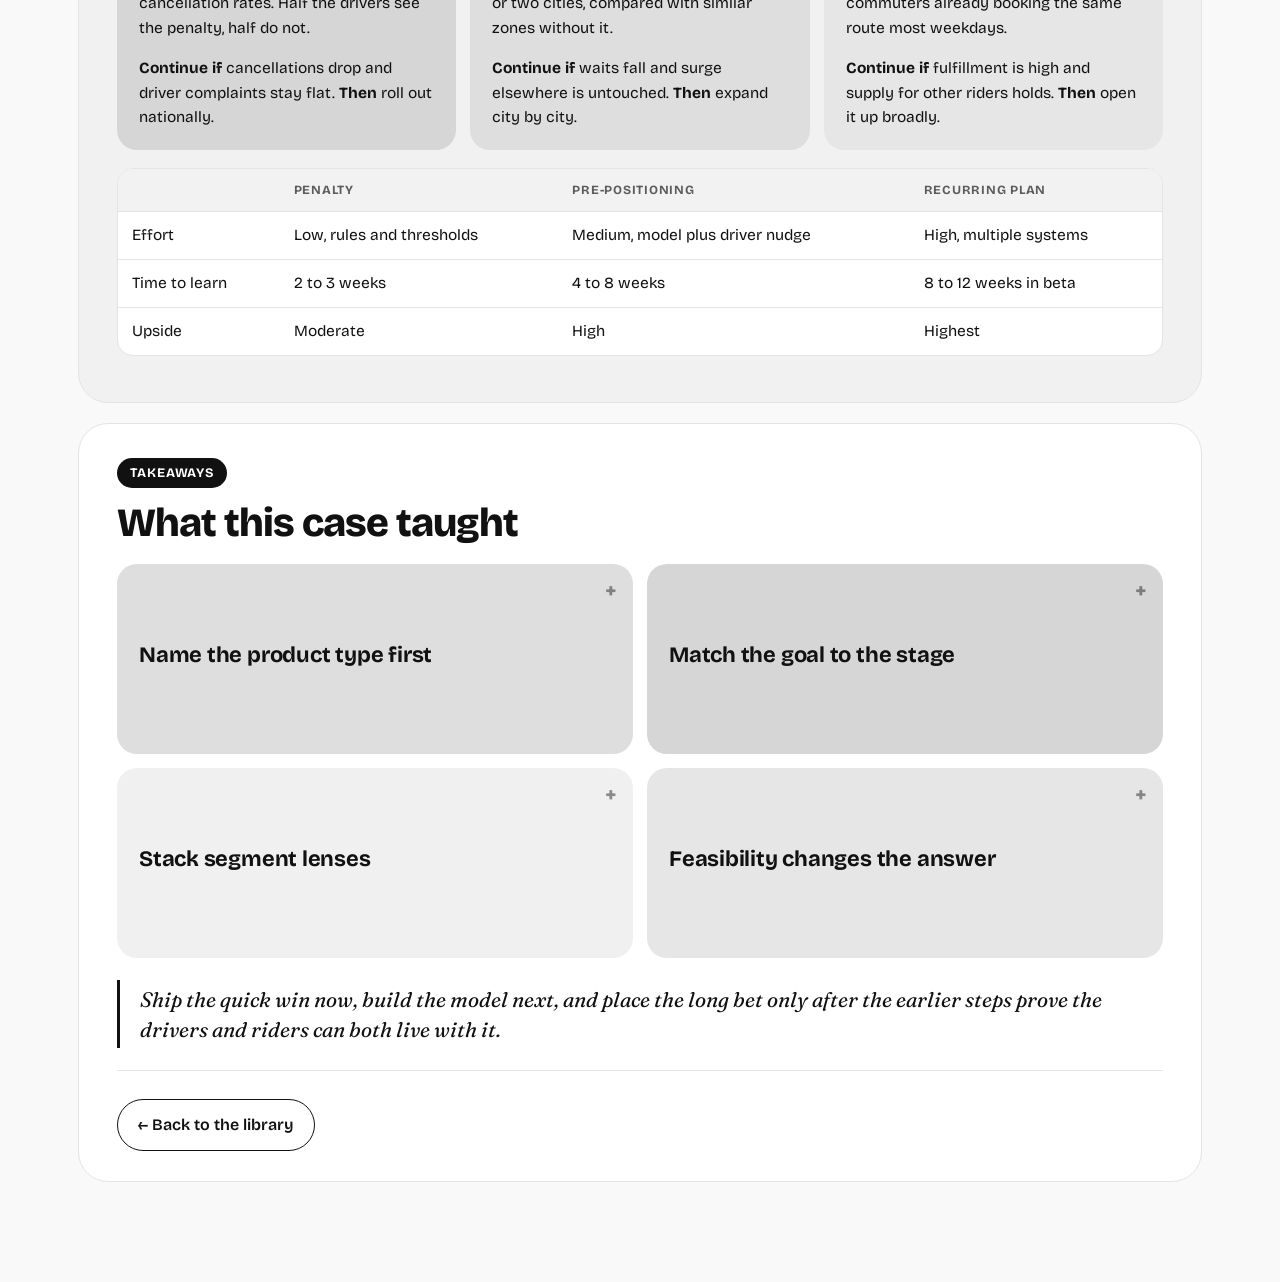
<file: case-studies/uber/index.html>
<!doctype html>
<html lang="en">
<head>
<meta charset="utf-8">
<meta name="viewport" content="width=device-width,initial-scale=1">
<title>Winning back the daily commuter · smritybuilds</title>
<meta name="description" content="A product improvement case study by Smrity: how to improve Uber by winning back drifting daily commuters, worked from goal to rollout.">
<link rel="icon" href="data:image/svg+xml,<svg xmlns='http://www.w3.org/2000/svg' viewBox='0 0 64 64'><clipPath id='r'><rect width='64' height='64' rx='5'/></clipPath><g clip-path='url(%23r)'><rect width='64' height='64' fill='%235B3FA6'/><path d='M50 0 A50 50 0 0 0 0 50 L0 64 L64 64 L64 0 Z' fill='%23D6C8F7'/><circle cx='43' cy='43' r='12' fill='%23FFFFFF'/></g></svg>">
<link rel="preconnect" href="https://fonts.googleapis.com">
<link rel="preconnect" href="https://fonts.gstatic.com" crossorigin>
<link href="https://fonts.googleapis.com/css2?family=Bricolage+Grotesque:opsz,wght@12..96,400;12..96,500;12..96,700;12..96,800&family=Fraunces:ital,opsz,wght@0,9..144,400;1,9..144,400;1,9..144,500&display=swap" rel="stylesheet">
<link rel="stylesheet" href="../case.css">
</head>
<body class="theme-uber">

<header class="top">
  <div class="wrap">
    <a class="mark" href="../../#home" aria-label="Smrity builds, home">
      <svg viewBox="0 0 64 64" aria-hidden="true"><clipPath id="mk"><rect width="64" height="64" rx="5"/></clipPath><g clip-path="url(#mk)"><rect width="64" height="64" fill="#5B3FA6"/><path d="M50 0 A50 50 0 0 0 0 50 L0 64 L64 64 L64 0 Z" fill="#D6C8F7"/><circle cx="43" cy="43" r="12" fill="#FFFFFF"/></g></svg>
      <span>smritybuilds</span>
    </a>
    <nav class="nav" aria-label="Pages">
      <a href="../../#home">Home</a><a href="../../#work">Work</a><a href="../../#builds" aria-current="page">Builds</a><a href="../../#becoming">Becoming</a>
    </nav>
  </div>
</header>

<main class="wrap">
  <div class="hero solo">
    <div>
      <a class="crumb" href="../#cat-marketplace">← Case study library</a><br>
      <span class="eyebrow">Product improvement · Uber</span>
      <h1 class="q-title" style="--qs:min(5.2vw,64px)">How would you improve Uber?</h1>
    </div>
  </div>

  <div class="layout">
    <nav class="toc" aria-label="On this page">
      <b>On this page</b>
      <ol id="toc">
        <li><a href="#goal">Goal</a></li>
        <li><a href="#segments">Segments</a></li>
        <li><a href="#pains">Pain points</a></li>
        <li><a href="#prioritize">Prioritization</a></li>
        <li><a href="#problem">Problem statement</a></li>
        <li><a href="#solutions">Solutions</a></li>
        <li><a href="#tradeoffs">Trade-offs</a></li>
        <li><a href="#metrics">Metrics and guardrails</a></li>
        <li><a href="#risks">Risks</a></li>
        <li><a href="#rollout">Rollout</a></li>
        <li><a href="#takeaways">Takeaways</a></li>
      </ol>
    </nav>

    <article>
      <section id="goal">
        <span class="step">01 · Goal</span>
        <h2>Uber is mature, so the goal is retention</h2>
        <p>Before picking users or ideas, pick the goal. Uber is a dominant player in most cities, with Ola and Rapido competing hard on price and availability. Chasing brand new riders is the expensive path. Keeping the riders it already has is the better use of effort.</p>
        <div class="grid g3">
          <div class="card"><h3>Why not growth</h3><p>Awareness is already high in core cities. New riders cost more to win than existing riders cost to keep.</p></div>
          <div class="card"><h3>Why not revenue</h3><p>Revenue is the outcome, not the lever. It follows from riders staying active, and chasing it directly pushes toward fare and fee changes that hurt trust.</p></div>
          <div class="card c-lilac"><h3>Why retention</h3><p>Rides per rider is the clearest health signal of a habit product. When it slips, a rival app is usually taking the ride.</p></div>
        </div>
        <div class="card c-lilac" style="margin:16px 0"><p class="serif" style="font-size:21px;line-height:1.45;margin:0">Keep existing riders in the habit of booking Uber, starting with the riders showing the first signs of leaving, without hurting driver supply or driver earnings.</p></div>
        <div class="card c-mint"><h3>Scope</h3><p>Core city rides: cabs and autos. Outstation trips and rentals are left out, because they follow different behavior and a different business.</p></div>
        <p class="callout">Growth, revenue and retention could each be the goal. No target was given, so I chose retention and stated why: keeping the riders Uber already has is the cheaper win for a mature product.</p>
      </section>

      <section id="segments">
        <span class="step">02 · Segments</span>
        <h2>Pick the lens, then stack a second one</h2>
        <p>A segment is a group of riders who share a situation. Several lenses can slice the same riders, and the goal decides which one is most useful.</p>
        <div class="table-wrap"><table>
          <tr><th>Lens</th><th>Example groups</th><th>Fit for a retention goal</th></tr>
          <tr><td>Behavior</td><td>Heavy, medium, light riders</td><td>Useful, but a heavy rider is not necessarily at risk</td></tr>
          <tr><td>Persona</td><td>Students, professionals, tourists</td><td>Describes who they are, not whether they are leaving</td></tr>
          <tr><td>Use case</td><td>Daily commute, airport, travel destinations, in-city rides</td><td>Good for shaping the solution</td></tr>
          <tr class="win"><td>Loyalty stage</td><td>Active, drifting, lapsed</td><td>Directly shows who is slipping away</td></tr>
        </table></div>
        <p>Loyalty stage wins for a retention goal because it separates riders by their direction of travel, not just where they are today.</p>

        <div class="stages">
          <div class="card c-mint"><span class="tag" style="color:var(--mint-ink)">Active</span><h3>Still riding as usual</h3><p>Healthy. Protect, do not disturb.</p></div>
          <div class="card c-butter chosen"><span class="tag" style="color:var(--butter-ink)">Drifting · chosen</span><h3>Riding less than before</h3><p>Still here, but slipping. The last point where a fix is cheap.</p></div>
          <div class="card c-rose"><span class="tag" style="color:var(--rose-ink)">Lapsed</span><h3>Gone to another option</h3><p>Costly to win back, and the reason they left is hard to find.</p></div>
        </div>

        <figure class="chartbox">
          <svg viewBox="0 0 560 250" role="img" aria-label="Illustrative chart of weekly rides per commuter over eight weeks for active, drifting and lapsed riders">
            <g stroke="#E4E4E4" stroke-width="1">
              <line x1="50" y1="20" x2="520" y2="20"/><line x1="50" y1="80" x2="520" y2="80"/><line x1="50" y1="140" x2="520" y2="140"/><line x1="50" y1="200" x2="520" y2="200"/>
            </g>
            <g font-size="12" fill="#5C5C5C" font-family="Bricolage Grotesque, sans-serif">
              <text x="40" y="24" text-anchor="end">6</text><text x="40" y="84" text-anchor="end">4</text><text x="40" y="144" text-anchor="end">2</text><text x="40" y="204" text-anchor="end">0</text>
              <text x="50" y="224" text-anchor="middle">W1</text><text x="115" y="224" text-anchor="middle">W2</text><text x="180" y="224" text-anchor="middle">W3</text><text x="245" y="224" text-anchor="middle">W4</text><text x="310" y="224" text-anchor="middle">W5</text><text x="375" y="224" text-anchor="middle">W6</text><text x="440" y="224" text-anchor="middle">W7</text><text x="505" y="224" text-anchor="middle">W8</text>
              <text x="14" y="112" transform="rotate(-90 14 112)" text-anchor="middle">Rides per week</text>
            </g>
            <rect x="285" y="14" width="110" height="192" rx="10" fill="#E6E6E6" opacity=".8"/>
            <text x="340" y="34" text-anchor="middle" font-size="12" font-weight="700" fill="#111" font-family="Bricolage Grotesque, sans-serif">Step in here</text>
            <polyline fill="none" stroke="#9A9A9A" stroke-width="3.5" stroke-linecap="round" stroke-linejoin="round" points="50,50 115,48 180,52 245,50 310,49 375,51 440,50 505,50"/>
            <polyline fill="none" stroke="#111" stroke-width="4" stroke-linecap="round" stroke-linejoin="round" points="50,50 115,56 180,65 245,80 310,98 375,110 440,122 505,128"/>
            <polyline fill="none" stroke="#111" stroke-width="3.5" stroke-linecap="round" stroke-linejoin="round" stroke-dasharray="1 7" points="50,50 115,80 180,125 245,170 310,185 375,200 440,200 505,200"/>
            <g font-size="13" font-weight="700" font-family="Bricolage Grotesque, sans-serif">
              <text x="512" y="46" fill="#777">Active</text>
              <text x="512" y="132" fill="#111">Drifting</text>
              <text x="512" y="196" fill="#111">Lapsed</text>
            </g>
          </svg>
          <figcaption>Illustrative: a daily commuter who books 5 rides a week. Drifting riders slide to 2 or 3 before they leave for good.</figcaption>
        </figure>

        <div class="formula">[Loyalty stage] + [Use case]</div>
        <div class="card c-butter"><h3>Chosen: drifting daily commuters in metro cities</h3><ul><li><b>Early signal:</b> they have not left yet, so the fix is still cheap</li><li><b>High frequency:</b> a small improvement repeats every working day and compounds</li><li><b>Real competition:</b> this is exactly the group Ola, Rapido or a personal vehicle can capture</li><li><b>Visible in data:</b> a drop from 4 or 5 weekly rides to 2 or 3 is easy to detect and target</li></ul></div>
      </section>

      <section id="pains">
        <span class="step">03 · Pain points</span>
        <h2>Why the commuter rides less</h2>
        <p>Mapped across the commute: opening the app, price, waiting, the ride, and being recognized as a regular. The ride itself is mostly fine for this group, so the friction sits around it.</p>
        <div class="grid g3">
          <div class="card c-peach"><span class="tag" style="color:var(--peach-ink)">Price</span><h3>Price changes every day</h3><p>The same route costs different amounts at different times. A commuter plans their month around it.</p></div>
          <div class="card c-sky"><span class="tag" style="color:var(--sky-ink)">Waiting</span><h3>Long waits and cancellations</h3><p>A driver cancels after accepting, and the wait starts again. Being late for work is a sharp trigger.</p></div>
          <div class="card c-lilac"><span class="tag" style="color:var(--lilac-ink)">Recognition</span><h3>No reward for loyalty</h3><p>Someone who rides five times a week gets the same treatment as someone who rides once.</p></div>
        </div>
        <div class="card"><h3>Also noticed, set aside</h3><p>Inconsistent car condition and driver quality. Real, but it affects all riders equally and is not specific to why commuters drift.</p></div>
      </section>

      <section id="prioritize">
        <span class="step">04 · Prioritization</span>
        <h2>Waiting and cancellations come out on top</h2>
        <p>Three lenses, each scored 1 to 5. <b>Impact:</b> how much the pain pushes a commuter away. <b>Frequency:</b> how often they run into it. <b>Feasibility:</b> how much Uber can actually fix, where 5 is easiest. Frequency matters because a small, constant annoyance can hurt a daily habit more than a rare, large one.</p>
        <div class="table-wrap"><table>
          <tr><th>Pain</th><th>Impact</th><th>Frequency</th><th>Feasibility</th><th>Total</th></tr>
          <tr class="win"><td>Waiting and cancellations</td><td>5</td><td>4</td><td>4</td><td>13</td></tr>
          <tr><td>Price inconsistency</td><td>5</td><td>5</td><td>2</td><td>12</td></tr>
          <tr><td>No loyalty recognition</td><td>3</td><td>3</td><td>5</td><td>11</td></tr>
        </table></div>
        <div class="grid g3">
          <div class="card c-sky"><h3>Waiting and cancellations</h3><p>High impact, frequent in dense cities, and fixable with product and matching changes without touching the pricing engine.</p></div>
          <div class="card c-peach"><h3>Price inconsistency</h3><p>Hurts as much and happens daily, but it is tied to the whole marketplace pricing model. Changing it for one group is hard and risky.</p></div>
          <div class="card c-lilac"><h3>No loyalty recognition</h3><p>Easy to build, but a slow erosion, not the moment someone switches. A good later add-on.</p></div>
        </div>
        <p class="callout">Impact alone points to price. Adding feasibility is what moves waiting to the top. Pick the problem Uber can actually solve.</p>
        <p>Scores are hypotheses. To validate them: cancellation rate after driver acceptance by hour, and time from booking to pickup for commute-hour rides.</p>
      </section>

      <section id="problem">
        <span class="step">05 · Problem statement</span>
        <h2>One problem worth solving</h2>
        <div class="card c-sky"><span class="tag" style="color:var(--sky-ink)">Problem · Waiting and cancellations</span><p class="serif" style="font-size:20px;line-height:1.5">For daily commuters in metro cities who are starting to ride Uber less, long waits and driver cancellations after acceptance make Uber feel unreliable on the mornings that matter most, so they try other options. This lowers rides per rider.</p><p><b>Insight:</b> a commuter is not buying a ride. They are buying arriving on time. One cancelled morning costs more trust than ten smooth ones earn.</p></div>
      </section>

      <section id="solutions">
        <span class="step">06 · Solutions</span>
        <h2>Three solutions, from quick win to long bet</h2>
        <p>Ideas came from two angles: get a driver to the rider faster, and stop a driver from dropping a ride once accepted. They were then merged and scored.</p>
        <div class="grid g3">
          <div class="card c-peach"><span class="tag" style="color:var(--peach-ink)">Solution 1 · Quick win</span><h3>Cancellation penalty</h3><p>A driver who cancels after accepting loses matching priority for a short window. Fair exceptions apply: wrong pickup pin, rider no-show, safety concern.</p><p><b>Effort:</b> days to a few weeks. Mostly rules and thresholds.</p></div>
          <div class="card c-sky"><span class="tag" style="color:var(--sky-ink)">Solution 2 · Medium bet</span><h3>Predictive pre-positioning</h3><p>Uber already knows where and when commuters book. It nudges drivers toward those zones just before the usual window, so supply is there before demand shows up.</p><p><b>Effort:</b> one to three months. A forecasting model plus a driver app nudge.</p></div>
          <div class="card c-lilac"><span class="tag" style="color:var(--lilac-ink)">Solution 3 · Long bet</span><h3>Recurring commute plan</h3><p>Set a ride once: same time, same route, five days a week, like a calendar entry. Uber locks in a driver, and the predictable demand can justify a steadier price.</p><p><b>Effort:</b> four to six months or more. Scheduling, pricing, driver incentives, new UI.</p></div>
        </div>

        <div class="gantt" aria-label="Time to build each solution">
          <div class="axis"><span></span><span>Month 1</span><span>Month 2</span><span>Month 3</span><span>Month 4</span><span>Month 5</span><span>Month 6+</span></div>
          <div class="row"><div>Cancellation penalty</div><div class="track"><div class="bar" style="left:0;width:10%;background:var(--peach);color:var(--peach-ink)">Weeks</div></div></div>
          <div class="row"><div>Pre-positioning</div><div class="track"><div class="bar" style="left:8%;width:42%;background:var(--sky);color:var(--sky-ink)">1 to 3 months</div></div></div>
          <div class="row"><div>Recurring plan</div><div class="track"><div class="bar" style="left:50%;width:50%;background:var(--lilac);color:var(--lilac-ink)">4 to 6+ months</div></div></div>
        </div>

        <h3 style="font-size:24px;margin-top:30px">How the recurring plan works</h3>
        <div class="flow">
          <div class="card c-lilac"><span class="tag" style="color:var(--lilac-ink)">Set it once</span><p>Pick the days, pickup time and route. It sits like a calendar entry.</p></div>
          <div class="card c-sky"><span class="tag" style="color:var(--sky-ink)">Driver locked in</span><p>A driver is assigned ahead of time, so the morning is no longer a gamble.</p></div>
          <div class="card c-mint"><span class="tag" style="color:var(--mint-ink)">Steadier price</span><p>Because demand is committed, the price can be more stable. A side benefit, not the main fix.</p></div>
          <div class="card c-butter"><span class="tag" style="color:var(--butter-ink)">Edit or pause</span><p>Skip a day or pause the plan. Repeated last minute cancels trigger a small fee.</p></div>
        </div>
        <p>Idea sources: the pre-positioning model and the pre-booking template came from reading demand patterns. The calendar style plan with a steadier price was the bigger swing. Uber already offers scheduled rides, so the new part is the recurring template and the guaranteed driver.</p>
      </section>

      <section id="tradeoffs">
        <span class="step">07 · Trade-offs</span>
        <h2>What each choice costs</h2>
        <p>A trade-off is a benefit given up on purpose, decided at the moment of choosing a solution. A risk is something that could go wrong that nobody chose. They look alike, so they are kept apart.</p>
        <div class="grid g3">
          <div class="card"><h3>Cancellation penalty</h3><p><b>Gain:</b> riders can trust an accepted ride.</p><p><b>Give up:</b> some driver goodwill and flexibility.</p></div>
          <div class="card"><h3>Pre-positioning</h3><p><b>Gain:</b> shorter waits in commute zones.</p><p><b>Give up:</b> some supply elsewhere, and engineering time on a model.</p></div>
          <div class="card"><h3>Recurring plan</h3><p><b>Gain:</b> predictability and stickiness.</p><p><b>Give up:</b> some pricing flexibility, since surge is Uber's usual lever.</p></div>
        </div>
        <div class="grid g2">
          <div class="card c-mint"><h3>Sequence</h3><p>Cheap and fast first, expensive and structural last. Each step earns the right to the next.</p></div>
          <div class="card c-butter"><h3>Why not only the recurring plan</h3><p>It is the strongest idea but the slowest. Commuters are drifting now, so quick fixes buy time while the long bet is built.</p></div>
        </div>
      </section>

      <section id="metrics">
        <span class="step">08 · Metrics and guardrails</span>
        <h2>How we know it worked</h2>
        <div class="card c-lilac" style="margin:16px 0"><p><b>North star for all three:</b> rides per drifting commuter per week, test group versus a control group. A control group keeps rides that merely moved from being mistaken for rides that were won back.</p></div>
        <div class="table-wrap"><table>
          <tr><th>Solution</th><th>Success metric</th><th>Target (illustrative)</th><th>Guardrail</th></tr>
          <tr><td>Cancellation penalty</td><td>Driver-initiated cancellation rate after acceptance, tracked weekly</td><td>20 to 30% relative drop in the first month</td><td>Driver appeal rate on penalties, driver active hours and churn</td></tr>
          <tr><td>Pre-positioning</td><td>Average estimated wait for commute-hour bookings in targeted zones</td><td>15 to 20% drop in the first one to two months</td><td>Surge accuracy and frequency in non-commute hours staying stable</td></tr>
          <tr><td>Recurring plan</td><td>Adoption (plans created), repeat use after week two, and fulfillment rate of on-time pickups</td><td>Set from beta results</td><td>Driver supply for non-recurring riders in commute hours, and rider cancellation rate on recurring bookings</td></tr>
        </table></div>
        <div class="grid g2">
          <div class="card c-peach"><h3>Why fulfillment rate matters</h3><p>If Uber promises a guaranteed driver and then misses, that is worse than never offering the feature. Reliability is the whole point.</p></div>
          <div class="card c-sky"><h3>A two-sided guardrail</h3><p>Riders who set up a plan and then cancel often waste reserved driver supply. A free cancel or two, then a small fee or a prompt to edit or pause the plan, protects drivers.</p></div>
        </div>
      </section>

      <section id="risks">
        <span class="step">09 · Risks</span>
        <h2>What could go wrong</h2>
        <p>Every risk is paired with a guardrail metric, which is its early warning. Risks come after success metrics because a guardrail only makes sense next to the thing it protects.</p>
        <div class="table-wrap"><table>
          <tr><th>Solution</th><th>Risk</th><th>Early warning</th><th>Mitigation</th></tr>
          <tr><td>Cancellation penalty</td><td>Drivers are penalized unfairly or feel punished, and leave</td><td>Appeal rate, driver churn, active hours</td><td>Exempt wrong pins, no-shows and safety cases; start gentle</td></tr>
          <tr><td>Pre-positioning</td><td>The model interferes with real surge signals</td><td>Surge accuracy outside commute hours</td><td>Limit nudges to predictable commute zones and times</td></tr>
          <tr><td>Recurring plan</td><td>Too many drivers locked in, starving other riders</td><td>Available supply for non-recurring riders</td><td>Cap recurring slots per zone and hour</td></tr>
          <tr><td>Recurring plan</td><td>Riders book a plan, then cancel repeatedly</td><td>Rider cancellation rate on recurring bookings</td><td>First cancels free, then a fee or a pause prompt</td></tr>
        </table></div>
        <p class="callout">A penalty solves one side's problem and can quietly break the other. In a marketplace, every guardrail should watch the side you did not design for.</p>
      </section>

      <section id="rollout">
        <span class="step">10 · Rollout</span>
        <h2>Cheap fixes go wide, risky ones start small</h2>
        <div class="grid g3">
          <div class="card c-peach"><span class="tag" style="color:var(--peach-ink)">Phase 1 · Weeks 1 to 3</span><h3>Test the penalty</h3><p>One or two cities with the highest cancellation rates. Half the drivers see the penalty, half do not.</p><p><b>Continue if</b> cancellations drop and driver complaints stay flat. <b>Then</b> roll out nationally.</p></div>
          <div class="card c-sky"><span class="tag" style="color:var(--sky-ink)">Phase 2 · Months 2 to 4</span><h3>Pilot pre-positioning</h3><p>A handful of high-commute zones in one or two cities, compared with similar zones without it.</p><p><b>Continue if</b> waits fall and surge elsewhere is untouched. <b>Then</b> expand city by city.</p></div>
          <div class="card c-lilac"><span class="tag" style="color:var(--lilac-ink)">Phase 3 · Months 5 to 6+</span><h3>Invite-only beta</h3><p>A small group of known high-frequency commuters already booking the same route most weekdays.</p><p><b>Continue if</b> fulfillment is high and supply for other riders holds. <b>Then</b> open it up broadly.</p></div>
        </div>
        <div class="table-wrap"><table>
          <tr><th></th><th>Penalty</th><th>Pre-positioning</th><th>Recurring plan</th></tr>
          <tr><td>Effort</td><td>Low, rules and thresholds</td><td>Medium, model plus driver nudge</td><td>High, multiple systems</td></tr>
          <tr><td>Time to learn</td><td>2 to 3 weeks</td><td>4 to 8 weeks</td><td>8 to 12 weeks in beta</td></tr>
          <tr><td>Upside</td><td>Moderate</td><td>High</td><td>Highest</td></tr>
        </table></div>
      </section>

      <section id="takeaways">
        <span class="step">Takeaways</span>
        <h2>What this case taught</h2>
        <div class="grid g2">
          <div class="card c-sky"><h3>Name the product type first</h3><p>A marketplace has two sides. Every idea needs a check against both.</p></div>
          <div class="card c-peach"><h3>Match the goal to the stage</h3><p>A mature leader should defend its base before chasing new users.</p></div>
          <div class="card c-mint"><h3>Stack segment lenses</h3><p>Loyalty stage found who is leaving. Use case found why. Together they gave a sharp group to solve for.</p></div>
          <div class="card c-lilac"><h3>Feasibility changes the answer</h3><p>The biggest pain was not the one Uber could fix. Scoring control separately made that clear.</p></div>
        </div>
        <p class="callout">Ship the quick win now, build the model next, and place the long bet only after the earlier steps prove the drivers and riders can both live with it.</p>
        <div class="next">
          <a class="btn ghost" href="../#cat-marketplace">← Back to the library</a>
        </div>
      </section>
    </article>
  </div>
</main>


<script src="../case.js"></script>
</body>
</html>
</file>
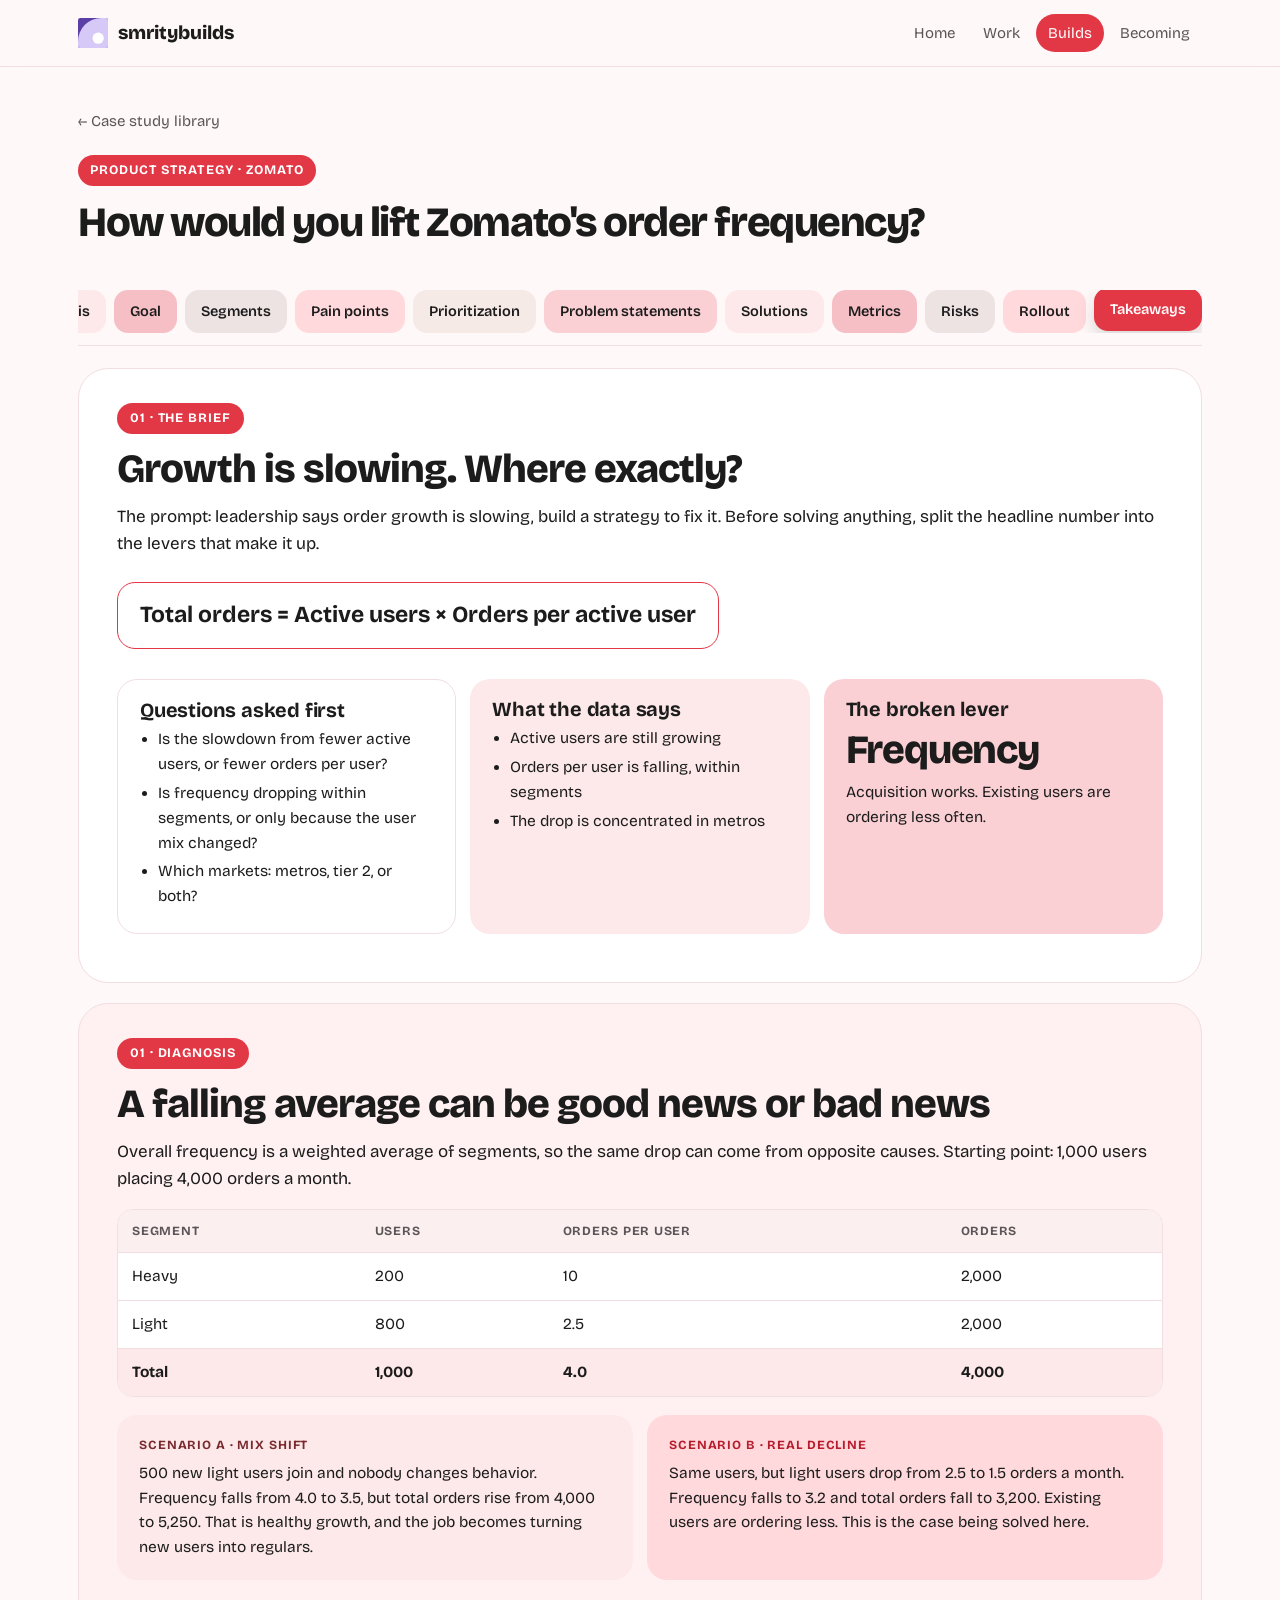
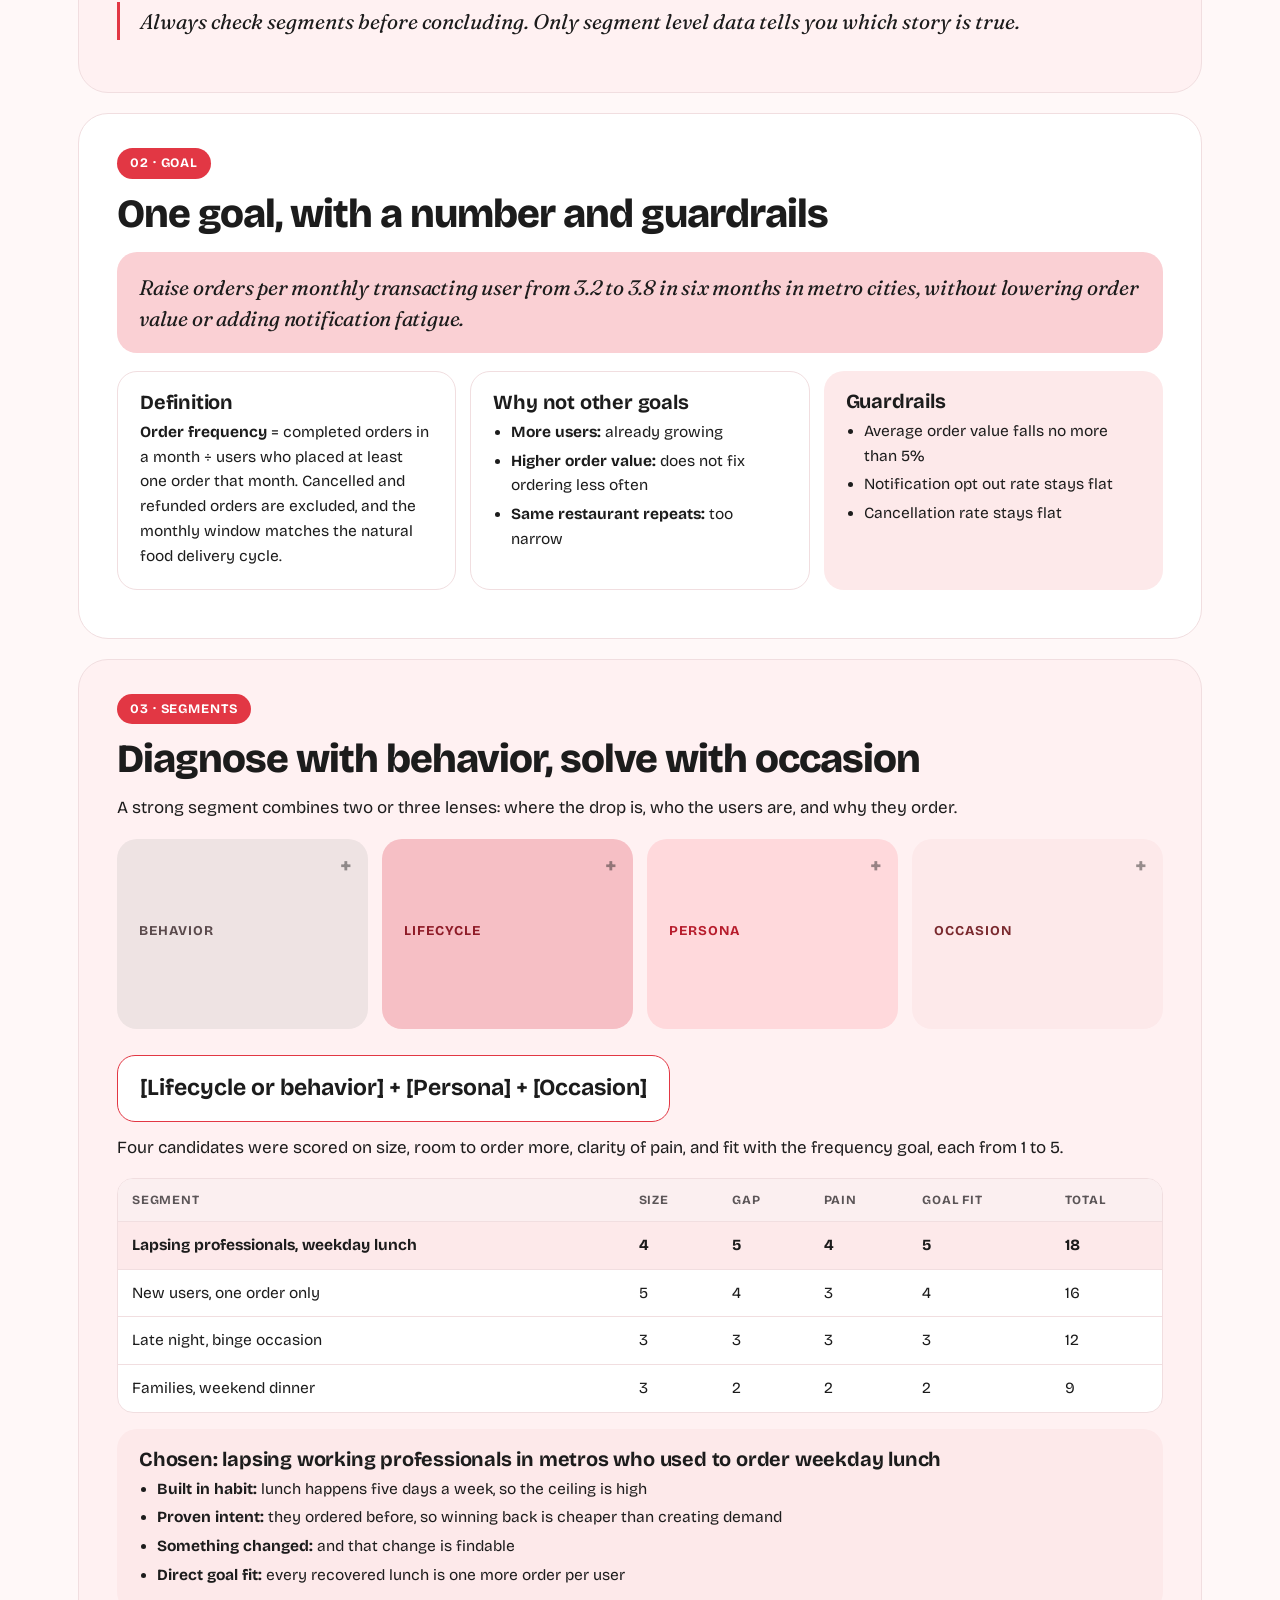
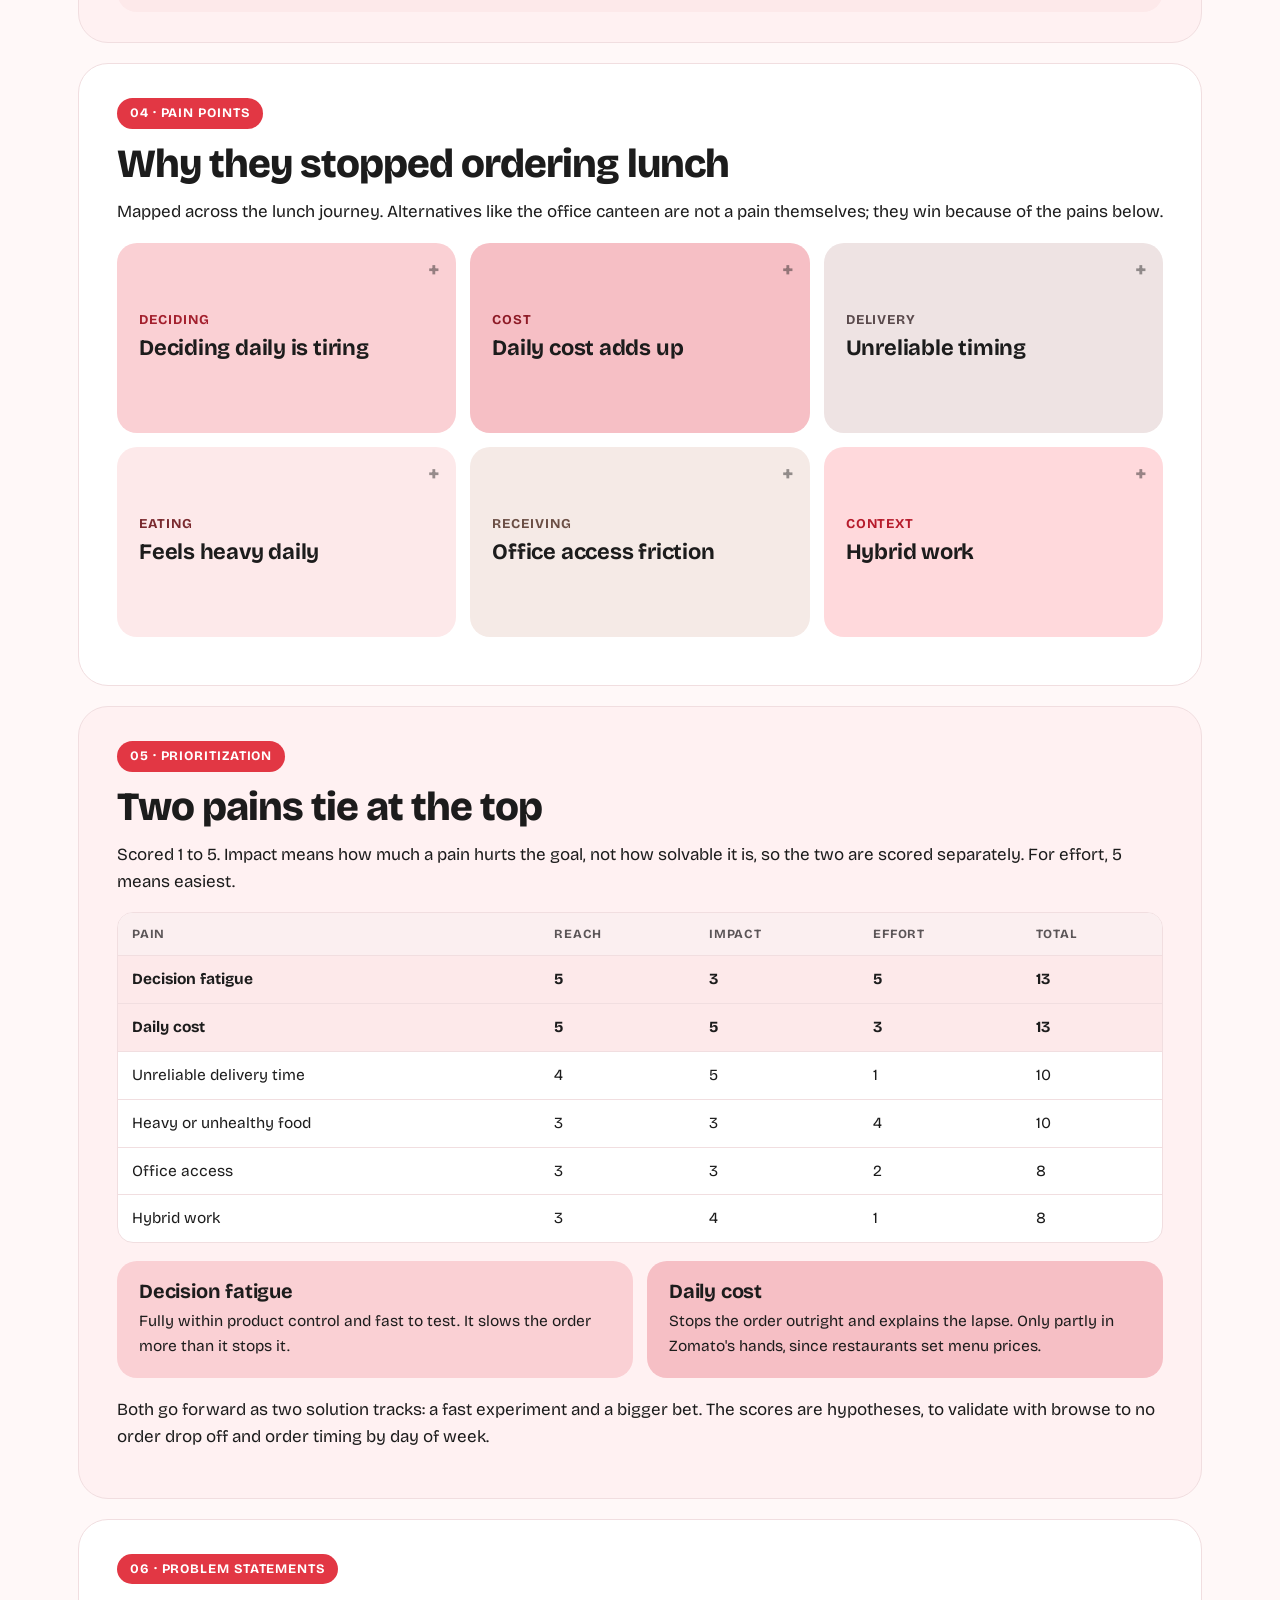
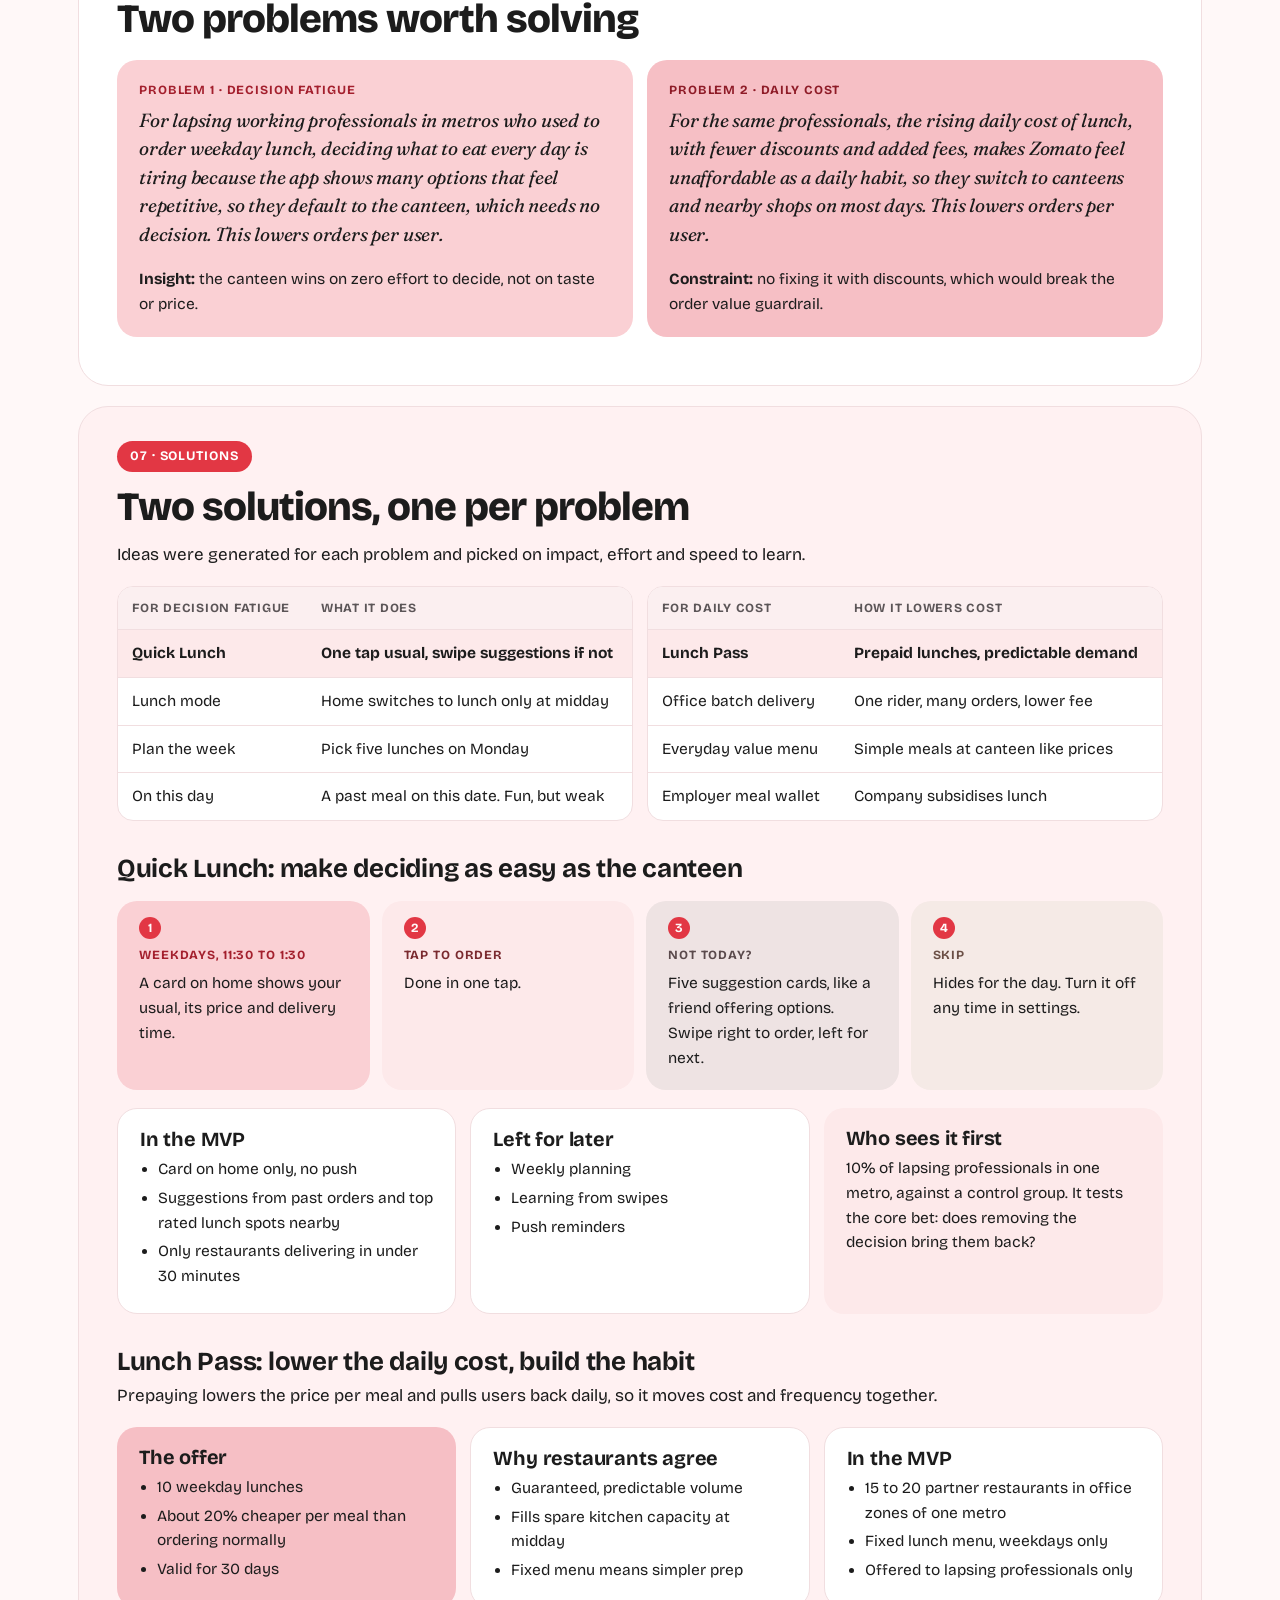
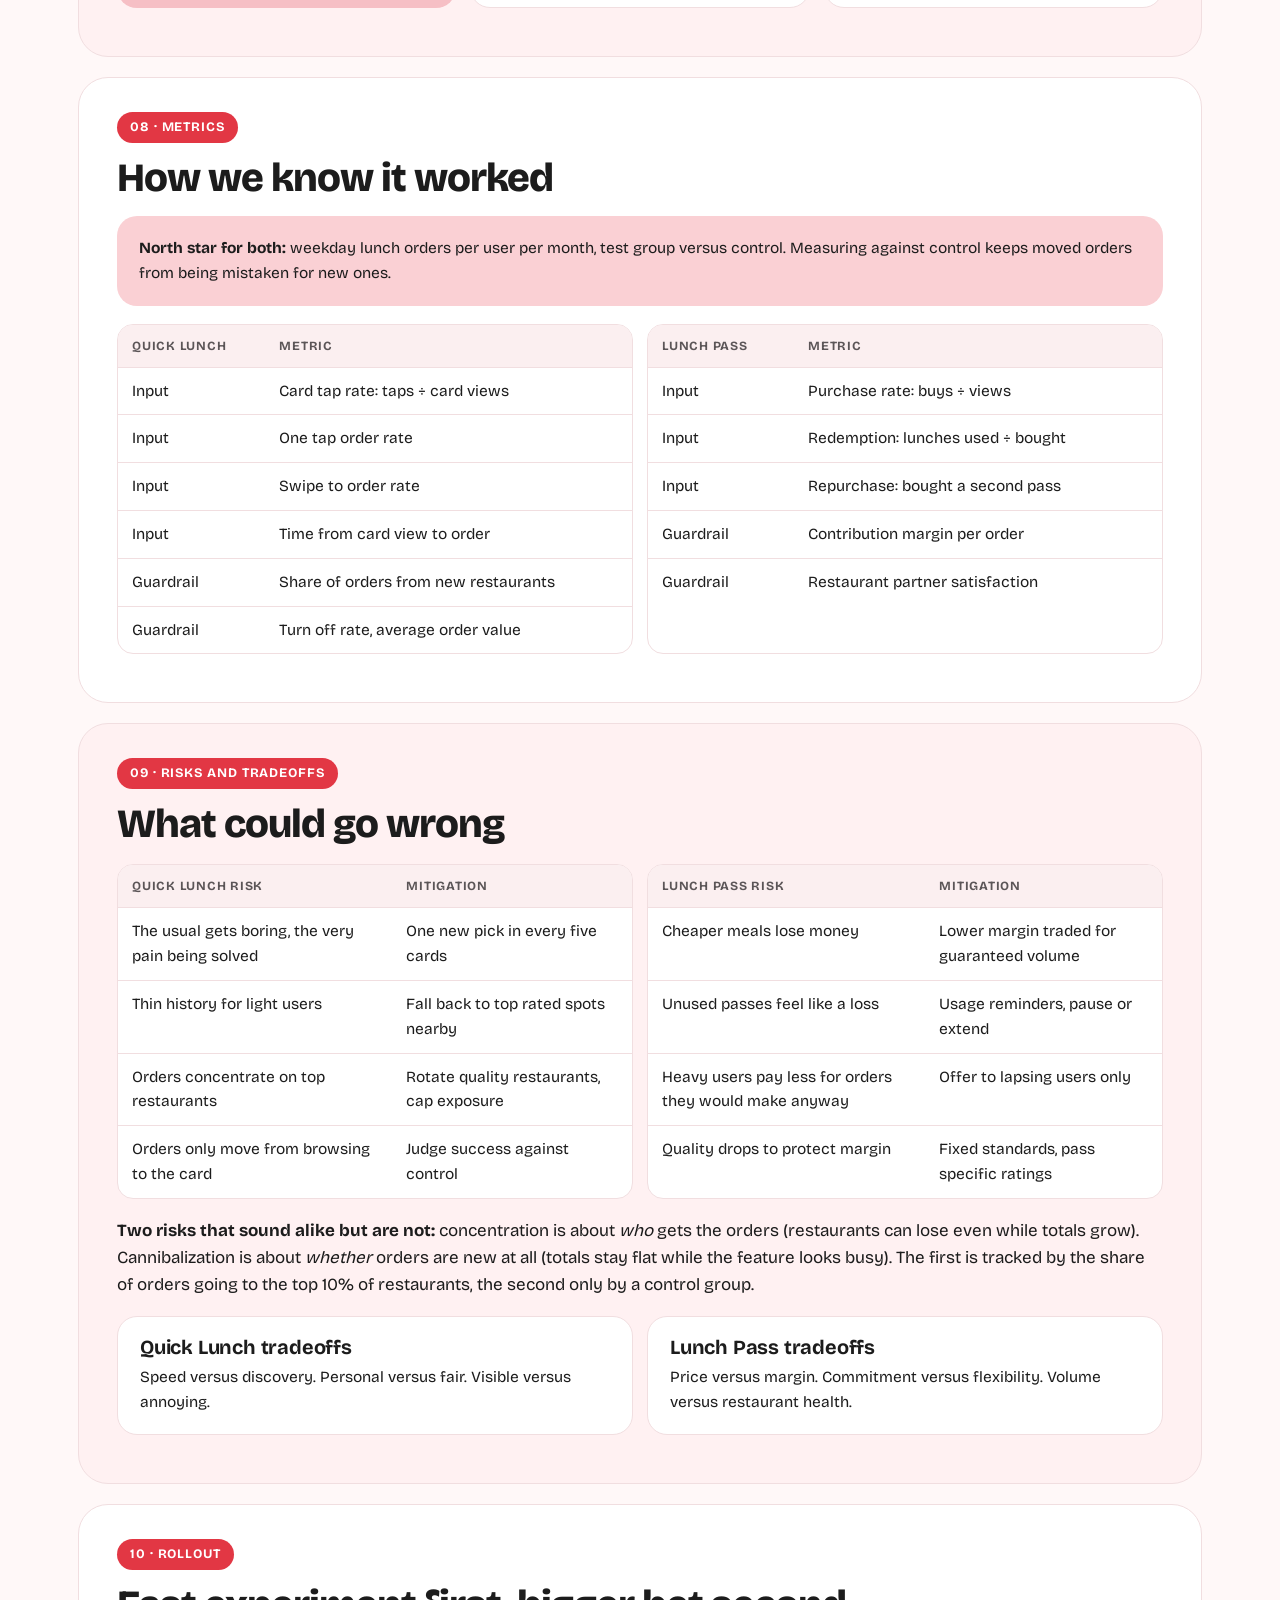
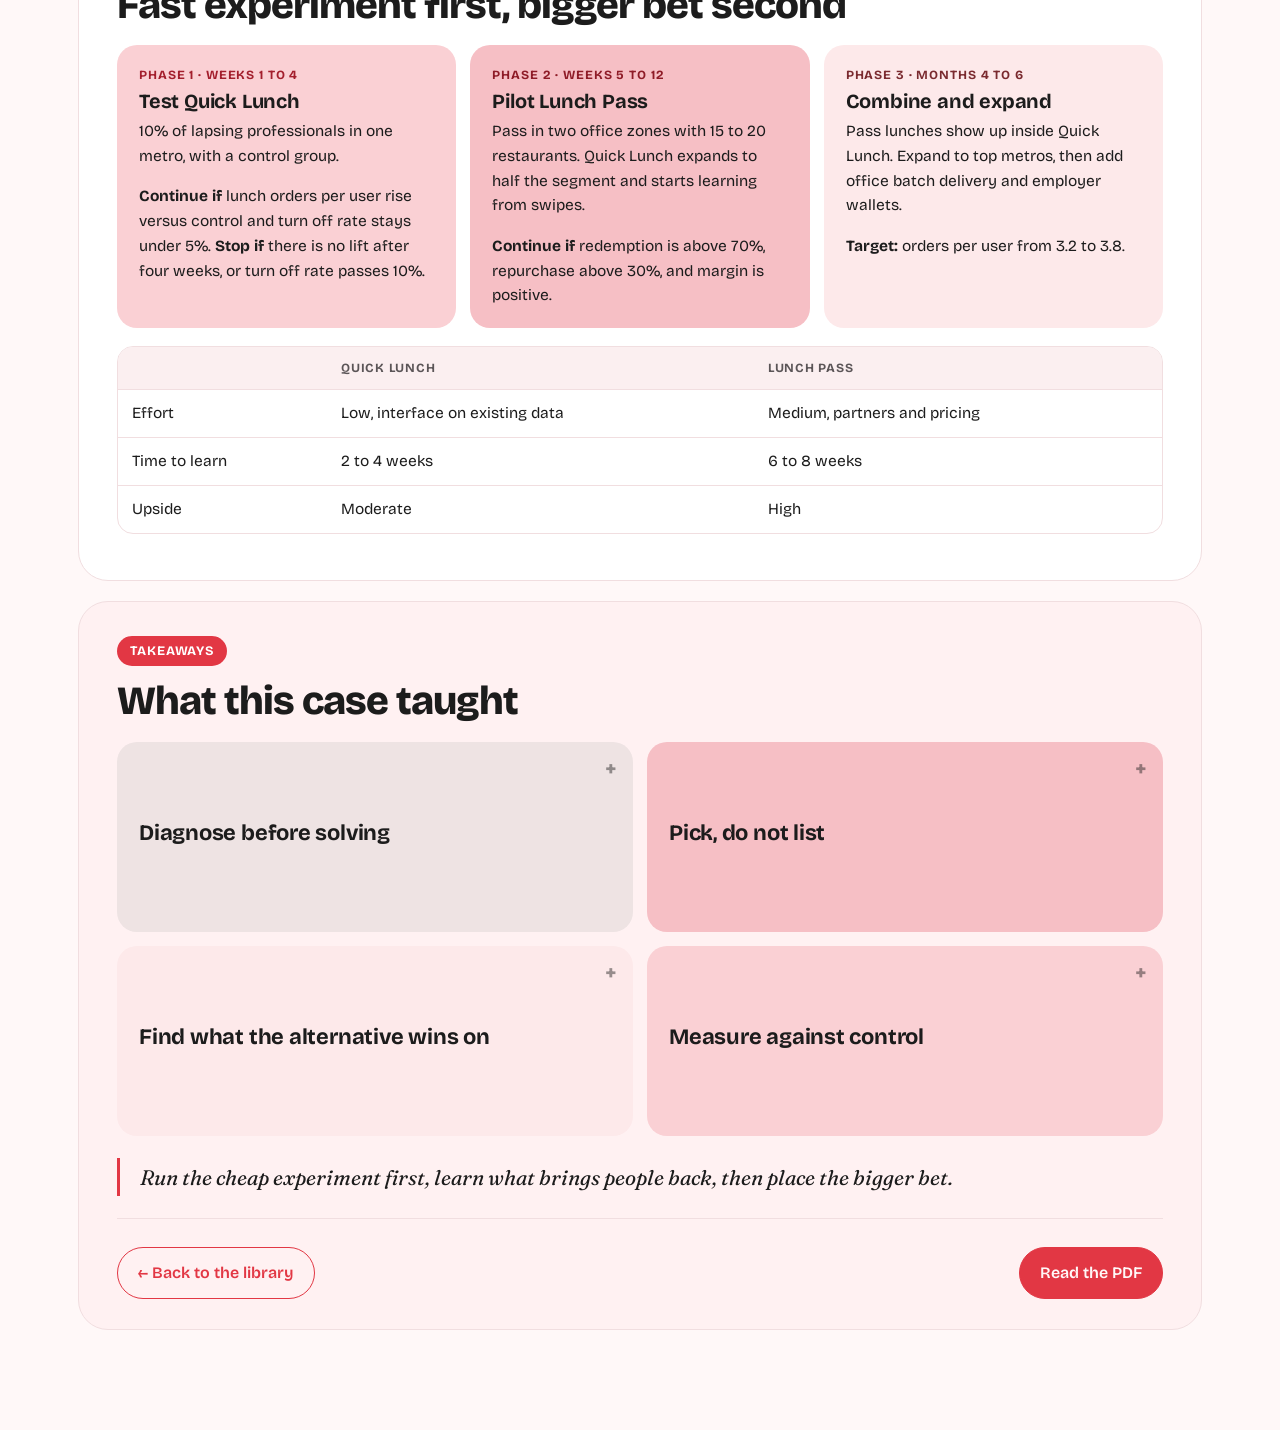
<file: case-studies/zomato/index.html>
<!doctype html>
<html lang="en">
<head>
<meta charset="utf-8">
<meta name="viewport" content="width=device-width,initial-scale=1">
<title>Bringing back the weekday lunch · smritybuilds</title>
<meta name="description" content="A product strategy case study by Smrity: lifting order frequency on Zomato by winning back lapsing professionals at weekday lunch.">
<link rel="icon" href="data:image/svg+xml,<svg xmlns='http://www.w3.org/2000/svg' viewBox='0 0 64 64'><clipPath id='r'><rect width='64' height='64' rx='5'/></clipPath><g clip-path='url(%23r)'><rect width='64' height='64' fill='%235B3FA6'/><path d='M50 0 A50 50 0 0 0 0 50 L0 64 L64 64 L64 0 Z' fill='%23D6C8F7'/><circle cx='43' cy='43' r='12' fill='%23FFFFFF'/></g></svg>">
<link rel="preconnect" href="https://fonts.googleapis.com">
<link rel="preconnect" href="https://fonts.gstatic.com" crossorigin>
<link href="https://fonts.googleapis.com/css2?family=Bricolage+Grotesque:opsz,wght@12..96,400;12..96,500;12..96,700;12..96,800&family=Fraunces:ital,opsz,wght@0,9..144,400;1,9..144,400;1,9..144,500&display=swap" rel="stylesheet">
<link rel="stylesheet" href="../case.css">
</head>
<body class="theme-zomato">

<header class="top">
  <div class="wrap">
    <a class="mark" href="../../#home" aria-label="Smrity builds, home">
      <svg viewBox="0 0 64 64" aria-hidden="true"><clipPath id="mk"><rect width="64" height="64" rx="5"/></clipPath><g clip-path="url(#mk)"><rect width="64" height="64" fill="#5B3FA6"/><path d="M50 0 A50 50 0 0 0 0 50 L0 64 L64 64 L64 0 Z" fill="#D6C8F7"/><circle cx="43" cy="43" r="12" fill="#FFFFFF"/></g></svg>
      <span>smritybuilds</span>
    </a>
    <nav class="nav" aria-label="Pages">
      <a href="../../#home">Home</a><a href="../../#work">Work</a><a href="../../#builds" aria-current="page">Builds</a><a href="../../#becoming">Becoming</a>
    </nav>
  </div>
</header>

<main class="wrap">
  <div class="hero solo">
    <div>
      <a class="crumb" href="../">← Case study library</a><br>
      <span class="eyebrow e-rose">Product strategy · Zomato</span>
      <h1 class="q-title" style="--qs:min(3.25vw,44px)">How would you lift Zomato's order frequency?</h1>
    </div>
  </div>

  <div class="layout">
    <nav class="toc" aria-label="On this page">
      <b>On this page</b>
      <ol id="toc">
        <li><a href="#brief">The brief</a></li>
        <li><a href="#diagnosis">Diagnosis</a></li>
        <li><a href="#goal">Goal</a></li>
        <li><a href="#segments">Segments</a></li>
        <li><a href="#pains">Pain points</a></li>
        <li><a href="#prioritize">Prioritization</a></li>
        <li><a href="#problems">Problem statements</a></li>
        <li><a href="#solutions">Solutions</a></li>
        <li><a href="#metrics">Metrics</a></li>
        <li><a href="#risks">Risks</a></li>
        <li><a href="#rollout">Rollout</a></li>
        <li><a href="#takeaways">Takeaways</a></li>
      </ol>
    </nav>

    <article>
      <section id="brief">
        <span class="step">01 · The brief</span>
        <h2>Growth is slowing. Where exactly?</h2>
        <p>The prompt: leadership says order growth is slowing, build a strategy to fix it. Before solving anything, split the headline number into the levers that make it up.</p>
        <div class="formula">Total orders = Active users × Orders per active user</div>
        <div class="grid g3">
          <div class="card"><h3>Questions asked first</h3><ul><li>Is the slowdown from fewer active users, or fewer orders per user?</li><li>Is frequency dropping within segments, or only because the user mix changed?</li><li>Which markets: metros, tier 2, or both?</li></ul></div>
          <div class="card c-mint"><h3>What the data says</h3><ul><li>Active users are still growing</li><li>Orders per user is falling, within segments</li><li>The drop is concentrated in metros</li></ul></div>
          <div class="card c-lilac"><h3>The broken lever</h3><p class="big" style="margin:10px 0">Frequency</p><p>Acquisition works. Existing users are ordering less often.</p></div>
        </div>
      </section>

      <section id="diagnosis">
        <span class="step">01 · Diagnosis</span>
        <h2>A falling average can be good news or bad news</h2>
        <p>Overall frequency is a weighted average of segments, so the same drop can come from opposite causes. Starting point: 1,000 users placing 4,000 orders a month.</p>
        <div class="table-wrap"><table>
          <tr><th>Segment</th><th>Users</th><th>Orders per user</th><th>Orders</th></tr>
          <tr><td>Heavy</td><td>200</td><td>10</td><td>2,000</td></tr>
          <tr><td>Light</td><td>800</td><td>2.5</td><td>2,000</td></tr>
          <tr class="win"><td>Total</td><td>1,000</td><td>4.0</td><td>4,000</td></tr>
        </table></div>
        <div class="grid g2">
          <div class="card c-mint"><span class="tag" style="color:var(--mint-ink)">Scenario A · Mix shift</span><p>500 new light users join and nobody changes behavior. Frequency falls from 4.0 to 3.5, but total orders rise from 4,000 to 5,250. That is healthy growth, and the job becomes turning new users into regulars.</p></div>
          <div class="card c-rose"><span class="tag" style="color:var(--rose-ink)">Scenario B · Real decline</span><p>Same users, but light users drop from 2.5 to 1.5 orders a month. Frequency falls to 3.2 and total orders fall to 3,200. Existing users are ordering less. This is the case being solved here.</p></div>
        </div>
        <p class="callout">Always check segments before concluding. Only segment level data tells you which story is true.</p>
      </section>

      <section id="goal">
        <span class="step">02 · Goal</span>
        <h2>One goal, with a number and guardrails</h2>
        <div class="card c-lilac" style="margin:16px 0"><p class="serif" style="font-size:21px;line-height:1.45;margin:0">Raise orders per monthly transacting user from 3.2 to 3.8 in six months in metro cities, without lowering order value or adding notification fatigue.</p></div>
        <div class="grid g3">
          <div class="card"><h3>Definition</h3><p><b>Order frequency</b> = completed orders in a month ÷ users who placed at least one order that month. Cancelled and refunded orders are excluded, and the monthly window matches the natural food delivery cycle.</p></div>
          <div class="card"><h3>Why not other goals</h3><ul><li><b>More users:</b> already growing</li><li><b>Higher order value:</b> does not fix ordering less often</li><li><b>Same restaurant repeats:</b> too narrow</li></ul></div>
          <div class="card c-mint"><h3>Guardrails</h3><ul><li>Average order value falls no more than 5%</li><li>Notification opt out rate stays flat</li><li>Cancellation rate stays flat</li></ul></div>
        </div>
      </section>

      <section id="segments">
        <span class="step">03 · Segments</span>
        <h2>Diagnose with behavior, solve with occasion</h2>
        <p>A strong segment combines two or three lenses: where the drop is, who the users are, and why they order.</p>
        <div class="grid g4">
          <div class="card c-sky"><span class="tag" style="color:var(--sky-ink)">Behavior</span><p>Heavy, medium, light.</p></div>
          <div class="card c-peach"><span class="tag" style="color:var(--peach-ink)">Lifecycle</span><p>New, active, lapsing, churned.</p></div>
          <div class="card c-rose"><span class="tag" style="color:var(--rose-ink)">Persona</span><p>Students, professionals, families, flatmates.</p></div>
          <div class="card c-mint"><span class="tag" style="color:var(--mint-ink)">Occasion</span><p>Weekday lunch, late night, weekend treat, party.</p></div>
        </div>
        <div class="formula">[Lifecycle or behavior] + [Persona] + [Occasion]</div>
        <p>Four candidates were scored on size, room to order more, clarity of pain, and fit with the frequency goal, each from 1 to 5.</p>
        <div class="table-wrap"><table>
          <tr><th>Segment</th><th>Size</th><th>Gap</th><th>Pain</th><th>Goal fit</th><th>Total</th></tr>
          <tr class="win"><td>Lapsing professionals, weekday lunch</td><td>4</td><td>5</td><td>4</td><td>5</td><td>18</td></tr>
          <tr><td>New users, one order only</td><td>5</td><td>4</td><td>3</td><td>4</td><td>16</td></tr>
          <tr><td>Late night, binge occasion</td><td>3</td><td>3</td><td>3</td><td>3</td><td>12</td></tr>
          <tr><td>Families, weekend dinner</td><td>3</td><td>2</td><td>2</td><td>2</td><td>9</td></tr>
        </table></div>
        <div class="card c-mint"><h3>Chosen: lapsing working professionals in metros who used to order weekday lunch</h3><ul><li><b>Built in habit:</b> lunch happens five days a week, so the ceiling is high</li><li><b>Proven intent:</b> they ordered before, so winning back is cheaper than creating demand</li><li><b>Something changed:</b> and that change is findable</li><li><b>Direct goal fit:</b> every recovered lunch is one more order per user</li></ul></div>
      </section>

      <section id="pains">
        <span class="step">04 · Pain points</span>
        <h2>Why they stopped ordering lunch</h2>
        <p>Mapped across the lunch journey. Alternatives like the office canteen are not a pain themselves; they win because of the pains below.</p>
        <div class="grid g3">
          <div class="card c-lilac"><span class="tag" style="color:var(--lilac-ink)">Deciding</span><h3>Deciding daily is tiring</h3><p>Many options, but they all feel the same.</p></div>
          <div class="card c-peach"><span class="tag" style="color:var(--peach-ink)">Cost</span><h3>Daily cost adds up</h3><p>Fewer discounts and added fees, five days a week.</p></div>
          <div class="card c-sky"><span class="tag" style="color:var(--sky-ink)">Delivery</span><h3>Unreliable timing</h3><p>Fifteen minutes late breaks a meeting slot.</p></div>
          <div class="card c-mint"><span class="tag" style="color:var(--mint-ink)">Eating</span><h3>Feels heavy daily</h3><p>Afternoon slump, not built for every day.</p></div>
          <div class="card c-butter"><span class="tag" style="color:var(--butter-ink)">Receiving</span><h3>Office access friction</h3><p>Gate pickup, security, walking down.</p></div>
          <div class="card c-rose"><span class="tag" style="color:var(--rose-ink)">Context</span><h3>Hybrid work</h3><p>Fewer office days, fewer lunch occasions.</p></div>
        </div>
      </section>

      <section id="prioritize">
        <span class="step">05 · Prioritization</span>
        <h2>Two pains tie at the top</h2>
        <p>Scored 1 to 5. Impact means how much a pain hurts the goal, not how solvable it is, so the two are scored separately. For effort, 5 means easiest.</p>
        <div class="table-wrap"><table>
          <tr><th>Pain</th><th>Reach</th><th>Impact</th><th>Effort</th><th>Total</th></tr>
          <tr class="win"><td>Decision fatigue</td><td>5</td><td>3</td><td>5</td><td>13</td></tr>
          <tr class="win"><td>Daily cost</td><td>5</td><td>5</td><td>3</td><td>13</td></tr>
          <tr><td>Unreliable delivery time</td><td>4</td><td>5</td><td>1</td><td>10</td></tr>
          <tr><td>Heavy or unhealthy food</td><td>3</td><td>3</td><td>4</td><td>10</td></tr>
          <tr><td>Office access</td><td>3</td><td>3</td><td>2</td><td>8</td></tr>
          <tr><td>Hybrid work</td><td>3</td><td>4</td><td>1</td><td>8</td></tr>
        </table></div>
        <div class="grid g2">
          <div class="card c-lilac"><h3>Decision fatigue</h3><p>Fully within product control and fast to test. It slows the order more than it stops it.</p></div>
          <div class="card c-peach"><h3>Daily cost</h3><p>Stops the order outright and explains the lapse. Only partly in Zomato's hands, since restaurants set menu prices.</p></div>
        </div>
        <p>Both go forward as two solution tracks: a fast experiment and a bigger bet. The scores are hypotheses, to validate with browse to no order drop off and order timing by day of week.</p>
      </section>

      <section id="problems">
        <span class="step">06 · Problem statements</span>
        <h2>Two problems worth solving</h2>
        <div class="grid g2">
          <div class="card c-lilac"><span class="tag" style="color:var(--lilac-ink)">Problem 1 · Decision fatigue</span><p class="serif" style="font-size:19px;line-height:1.5">For lapsing working professionals in metros who used to order weekday lunch, deciding what to eat every day is tiring because the app shows many options that feel repetitive, so they default to the canteen, which needs no decision. This lowers orders per user.</p><p><b>Insight:</b> the canteen wins on zero effort to decide, not on taste or price.</p></div>
          <div class="card c-peach"><span class="tag" style="color:var(--peach-ink)">Problem 2 · Daily cost</span><p class="serif" style="font-size:19px;line-height:1.5">For the same professionals, the rising daily cost of lunch, with fewer discounts and added fees, makes Zomato feel unaffordable as a daily habit, so they switch to canteens and nearby shops on most days. This lowers orders per user.</p><p><b>Constraint:</b> no fixing it with discounts, which would break the order value guardrail.</p></div>
        </div>
      </section>

      <section id="solutions">
        <span class="step">07 · Solutions</span>
        <h2>Two solutions, one per problem</h2>
        <p>Ideas were generated for each problem and picked on impact, effort and speed to learn.</p>
        <div class="grid g2">
          <div class="table-wrap" style="margin:0"><table style="min-width:0">
            <tr><th>For decision fatigue</th><th>What it does</th></tr>
            <tr class="win"><td>Quick Lunch</td><td>One tap usual, swipe suggestions if not</td></tr>
            <tr><td>Lunch mode</td><td>Home switches to lunch only at midday</td></tr>
            <tr><td>Plan the week</td><td>Pick five lunches on Monday</td></tr>
            <tr><td>On this day</td><td>A past meal on this date. Fun, but weak</td></tr>
          </table></div>
          <div class="table-wrap" style="margin:0"><table style="min-width:0">
            <tr><th>For daily cost</th><th>How it lowers cost</th></tr>
            <tr class="win"><td>Lunch Pass</td><td>Prepaid lunches, predictable demand</td></tr>
            <tr><td>Office batch delivery</td><td>One rider, many orders, lower fee</td></tr>
            <tr><td>Everyday value menu</td><td>Simple meals at canteen like prices</td></tr>
            <tr><td>Employer meal wallet</td><td>Company subsidises lunch</td></tr>
          </table></div>
        </div>

        <h3 style="font-size:26px;margin-top:34px">Quick Lunch: make deciding as easy as the canteen</h3>
        <div class="flow">
          <div class="card c-lilac"><span class="tag" style="color:var(--lilac-ink)">Weekdays, 11:30 to 1:30</span><p>A card on home shows your usual, its price and delivery time.</p></div>
          <div class="card c-mint"><span class="tag" style="color:var(--mint-ink)">Tap to order</span><p>Done in one tap.</p></div>
          <div class="card c-sky"><span class="tag" style="color:var(--sky-ink)">Not today?</span><p>Five suggestion cards, like a friend offering options. Swipe right to order, left for next.</p></div>
          <div class="card c-butter"><span class="tag" style="color:var(--butter-ink)">Skip</span><p>Hides for the day. Turn it off any time in settings.</p></div>
        </div>
        <div class="grid g3">
          <div class="card"><h3>In the MVP</h3><ul><li>Card on home only, no push</li><li>Suggestions from past orders and top rated lunch spots nearby</li><li>Only restaurants delivering in under 30 minutes</li></ul></div>
          <div class="card"><h3>Left for later</h3><ul><li>Weekly planning</li><li>Learning from swipes</li><li>Push reminders</li></ul></div>
          <div class="card c-mint"><h3>Who sees it first</h3><p>10% of lapsing professionals in one metro, against a control group. It tests the core bet: does removing the decision bring them back?</p></div>
        </div>

        <h3 style="font-size:26px;margin-top:34px">Lunch Pass: lower the daily cost, build the habit</h3>
        <p>Prepaying lowers the price per meal and pulls users back daily, so it moves cost and frequency together.</p>
        <div class="grid g3">
          <div class="card c-peach"><h3>The offer</h3><ul><li>10 weekday lunches</li><li>About 20% cheaper per meal than ordering normally</li><li>Valid for 30 days</li></ul></div>
          <div class="card"><h3>Why restaurants agree</h3><ul><li>Guaranteed, predictable volume</li><li>Fills spare kitchen capacity at midday</li><li>Fixed menu means simpler prep</li></ul></div>
          <div class="card"><h3>In the MVP</h3><ul><li>15 to 20 partner restaurants in office zones of one metro</li><li>Fixed lunch menu, weekdays only</li><li>Offered to lapsing professionals only</li></ul></div>
        </div>
      </section>

      <section id="metrics">
        <span class="step">08 · Metrics</span>
        <h2>How we know it worked</h2>
        <div class="card c-lilac" style="margin:16px 0"><p><b>North star for both:</b> weekday lunch orders per user per month, test group versus control. Measuring against control keeps moved orders from being mistaken for new ones.</p></div>
        <div class="grid g2">
          <div class="table-wrap" style="margin:0"><table style="min-width:0">
            <tr><th>Quick Lunch</th><th>Metric</th></tr>
            <tr><td>Input</td><td>Card tap rate: taps ÷ card views</td></tr>
            <tr><td>Input</td><td>One tap order rate</td></tr>
            <tr><td>Input</td><td>Swipe to order rate</td></tr>
            <tr><td>Input</td><td>Time from card view to order</td></tr>
            <tr><td>Guardrail</td><td>Share of orders from new restaurants</td></tr>
            <tr><td>Guardrail</td><td>Turn off rate, average order value</td></tr>
          </table></div>
          <div class="table-wrap" style="margin:0"><table style="min-width:0">
            <tr><th>Lunch Pass</th><th>Metric</th></tr>
            <tr><td>Input</td><td>Purchase rate: buys ÷ views</td></tr>
            <tr><td>Input</td><td>Redemption: lunches used ÷ bought</td></tr>
            <tr><td>Input</td><td>Repurchase: bought a second pass</td></tr>
            <tr><td>Guardrail</td><td>Contribution margin per order</td></tr>
            <tr><td>Guardrail</td><td>Restaurant partner satisfaction</td></tr>
          </table></div>
        </div>
      </section>

      <section id="risks">
        <span class="step">09 · Risks and tradeoffs</span>
        <h2>What could go wrong</h2>
        <div class="grid g2">
          <div class="table-wrap" style="margin:0"><table style="min-width:0">
            <tr><th>Quick Lunch risk</th><th>Mitigation</th></tr>
            <tr><td>The usual gets boring, the very pain being solved</td><td>One new pick in every five cards</td></tr>
            <tr><td>Thin history for light users</td><td>Fall back to top rated spots nearby</td></tr>
            <tr><td>Orders concentrate on top restaurants</td><td>Rotate quality restaurants, cap exposure</td></tr>
            <tr><td>Orders only move from browsing to the card</td><td>Judge success against control</td></tr>
          </table></div>
          <div class="table-wrap" style="margin:0"><table style="min-width:0">
            <tr><th>Lunch Pass risk</th><th>Mitigation</th></tr>
            <tr><td>Cheaper meals lose money</td><td>Lower margin traded for guaranteed volume</td></tr>
            <tr><td>Unused passes feel like a loss</td><td>Usage reminders, pause or extend</td></tr>
            <tr><td>Heavy users pay less for orders they would make anyway</td><td>Offer to lapsing users only</td></tr>
            <tr><td>Quality drops to protect margin</td><td>Fixed standards, pass specific ratings</td></tr>
          </table></div>
        </div>
        <p><b>Two risks that sound alike but are not:</b> concentration is about <i>who</i> gets the orders (restaurants can lose even while totals grow). Cannibalization is about <i>whether</i> orders are new at all (totals stay flat while the feature looks busy). The first is tracked by the share of orders going to the top 10% of restaurants, the second only by a control group.</p>
        <div class="grid g2">
          <div class="card"><h3>Quick Lunch tradeoffs</h3><p>Speed versus discovery. Personal versus fair. Visible versus annoying.</p></div>
          <div class="card"><h3>Lunch Pass tradeoffs</h3><p>Price versus margin. Commitment versus flexibility. Volume versus restaurant health.</p></div>
        </div>
      </section>

      <section id="rollout">
        <span class="step">10 · Rollout</span>
        <h2>Fast experiment first, bigger bet second</h2>
        <div class="grid g3">
          <div class="card c-lilac"><span class="tag" style="color:var(--lilac-ink)">Phase 1 · Weeks 1 to 4</span><h3>Test Quick Lunch</h3><p>10% of lapsing professionals in one metro, with a control group.</p><p><b>Continue if</b> lunch orders per user rise versus control and turn off rate stays under 5%. <b>Stop if</b> there is no lift after four weeks, or turn off rate passes 10%.</p></div>
          <div class="card c-peach"><span class="tag" style="color:var(--peach-ink)">Phase 2 · Weeks 5 to 12</span><h3>Pilot Lunch Pass</h3><p>Pass in two office zones with 15 to 20 restaurants. Quick Lunch expands to half the segment and starts learning from swipes.</p><p><b>Continue if</b> redemption is above 70%, repurchase above 30%, and margin is positive.</p></div>
          <div class="card c-mint"><span class="tag" style="color:var(--mint-ink)">Phase 3 · Months 4 to 6</span><h3>Combine and expand</h3><p>Pass lunches show up inside Quick Lunch. Expand to top metros, then add office batch delivery and employer wallets.</p><p><b>Target:</b> orders per user from 3.2 to 3.8.</p></div>
        </div>
        <div class="table-wrap"><table>
          <tr><th></th><th>Quick Lunch</th><th>Lunch Pass</th></tr>
          <tr><td>Effort</td><td>Low, interface on existing data</td><td>Medium, partners and pricing</td></tr>
          <tr><td>Time to learn</td><td>2 to 4 weeks</td><td>6 to 8 weeks</td></tr>
          <tr><td>Upside</td><td>Moderate</td><td>High</td></tr>
        </table></div>
      </section>

      <section id="takeaways">
        <span class="step">Takeaways</span>
        <h2>What this case taught</h2>
        <div class="grid g2">
          <div class="card c-sky"><h3>Diagnose before solving</h3><p>A falling average can mean growth or decline. Split the metric and check segments first.</p></div>
          <div class="card c-peach"><h3>Pick, do not list</h3><p>Scoring makes the tradeoff visible. Impact and solvability are scored separately.</p></div>
          <div class="card c-mint"><h3>Find what the alternative wins on</h3><p>The canteen beats the app on effort to decide and on cost, not on food.</p></div>
          <div class="card c-lilac"><h3>Measure against control</h3><p>High adoption can hide zero new orders. Only a control group shows real lift.</p></div>
        </div>
        <p class="callout">Run the cheap experiment first, learn what brings people back, then place the bigger bet.</p>
        <div class="next">
          <a class="btn ghost" href="../">← Back to the library</a>
          <a class="btn" href="../zomato-lunch-frequency.pdf" target="_blank" rel="noopener">Read the PDF</a>
        </div>
      </section>
    </article>
  </div>
</main>


<script src="../case.js"></script>
</body>
</html>
</file>
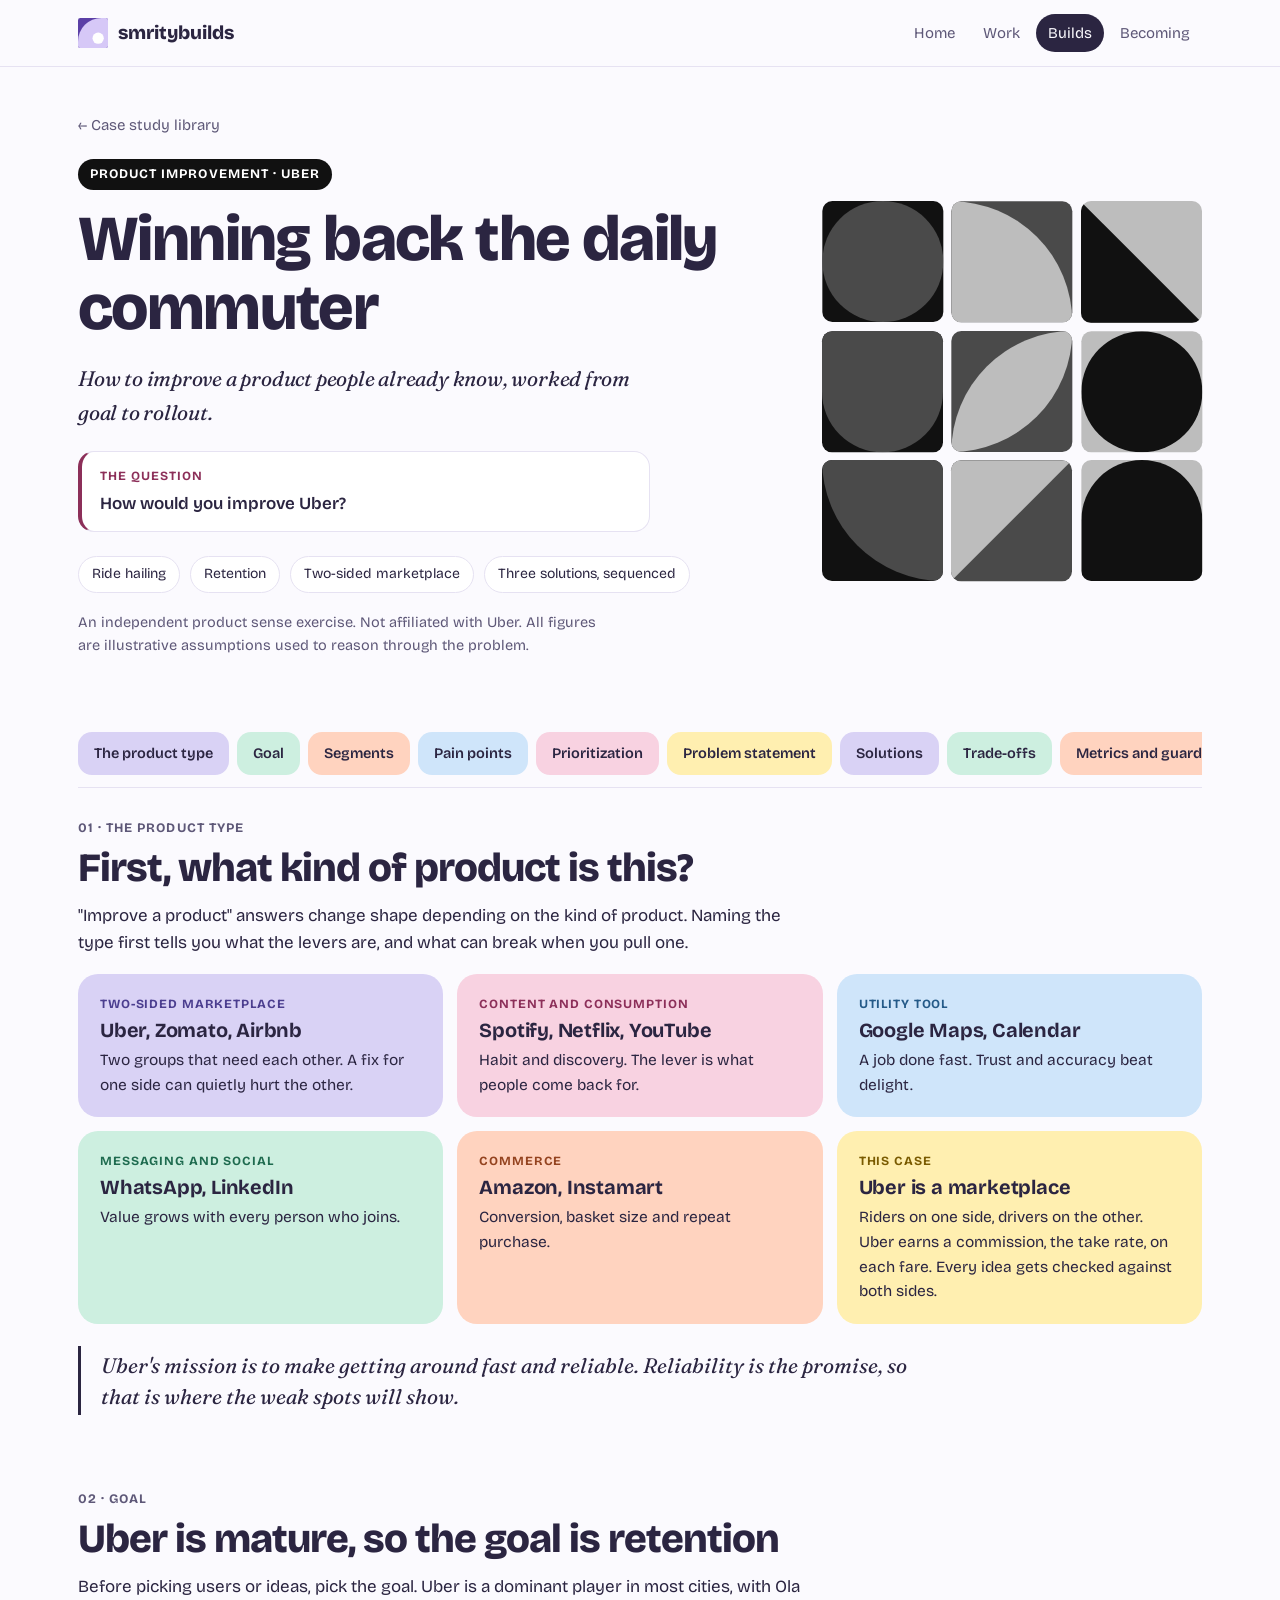
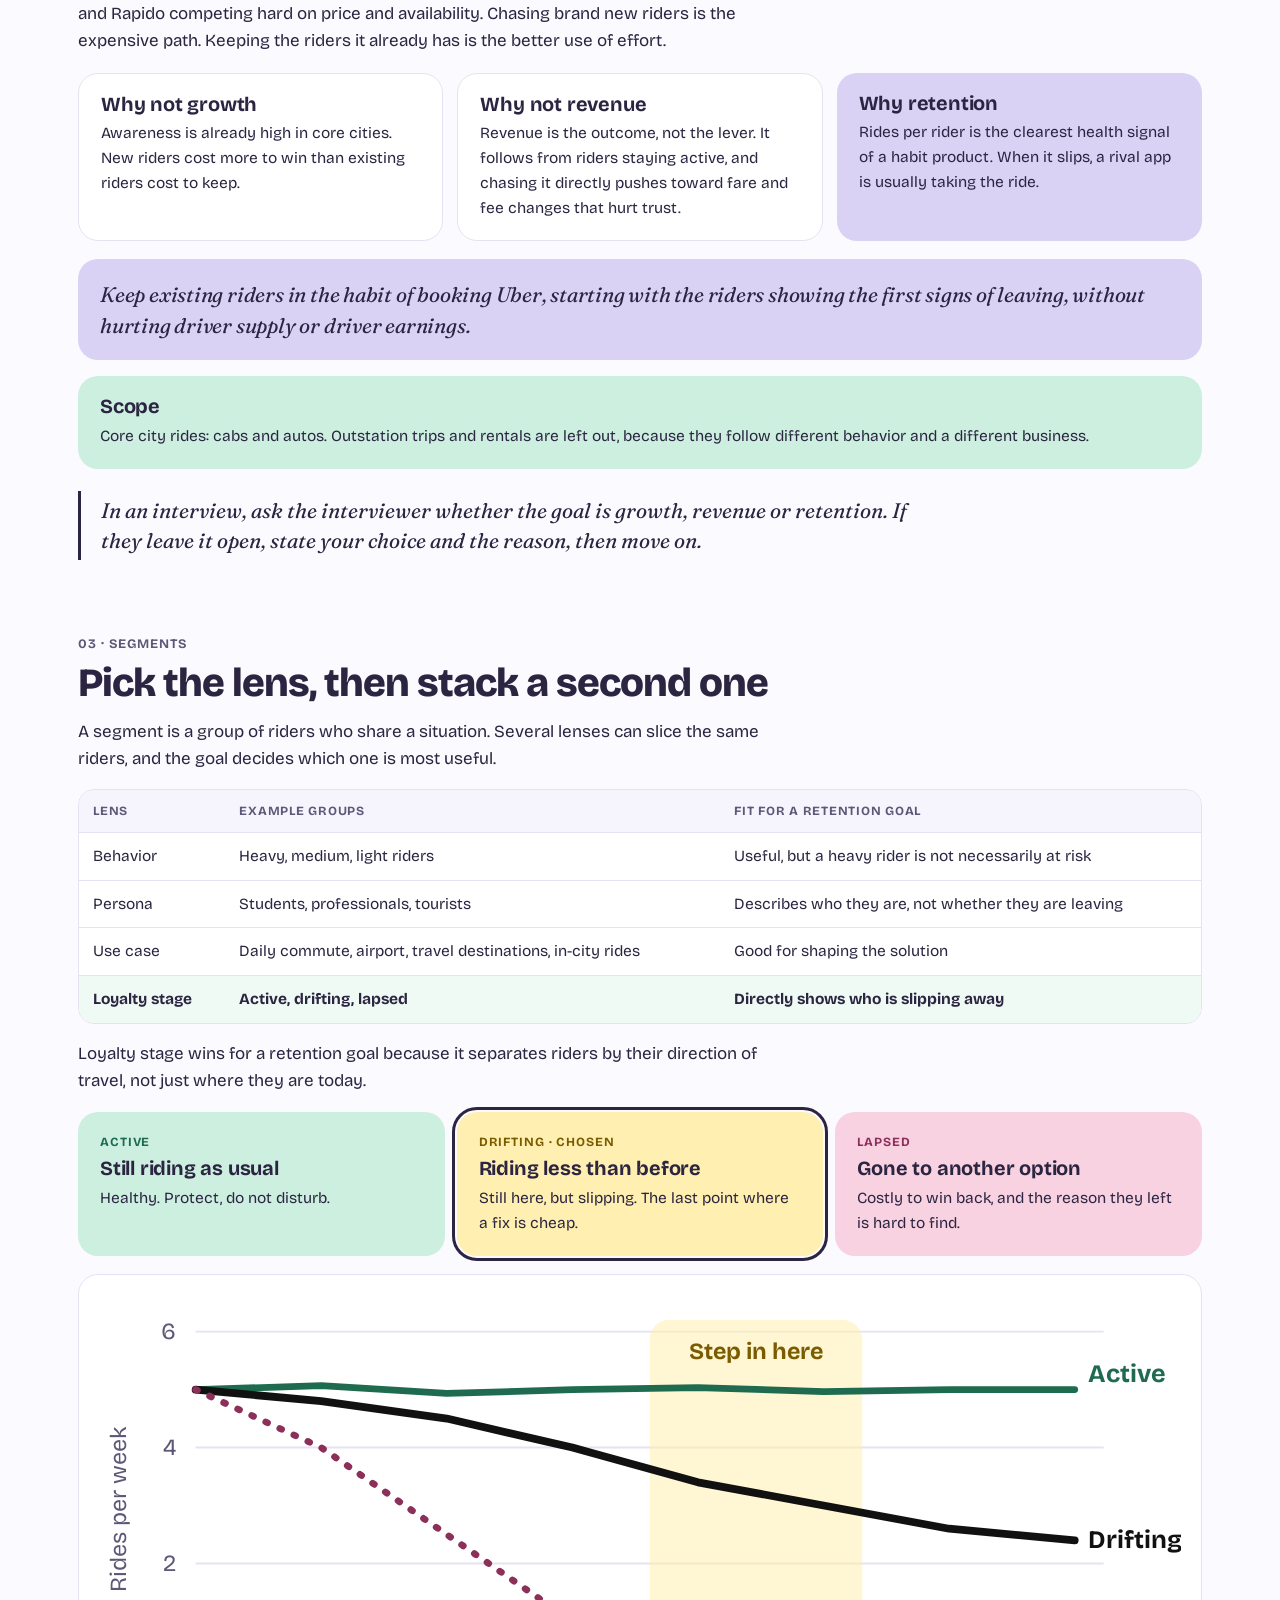
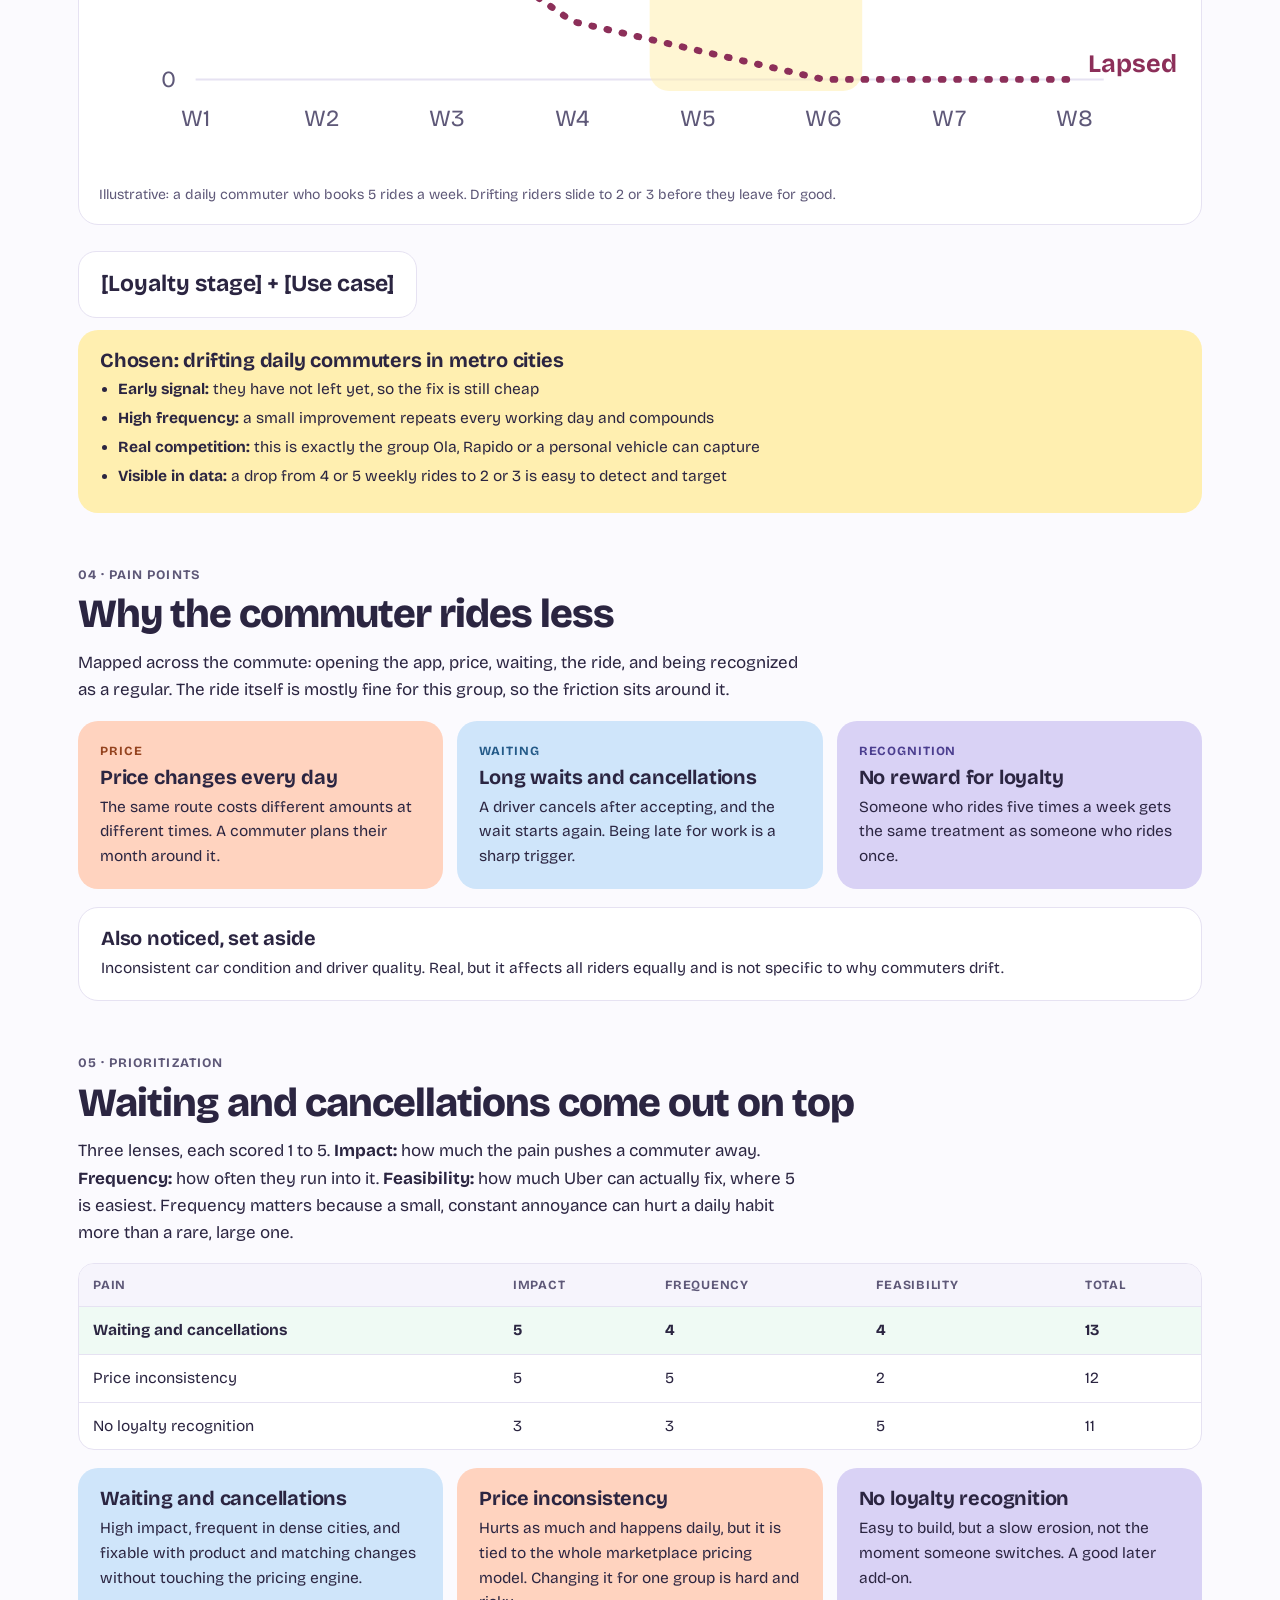
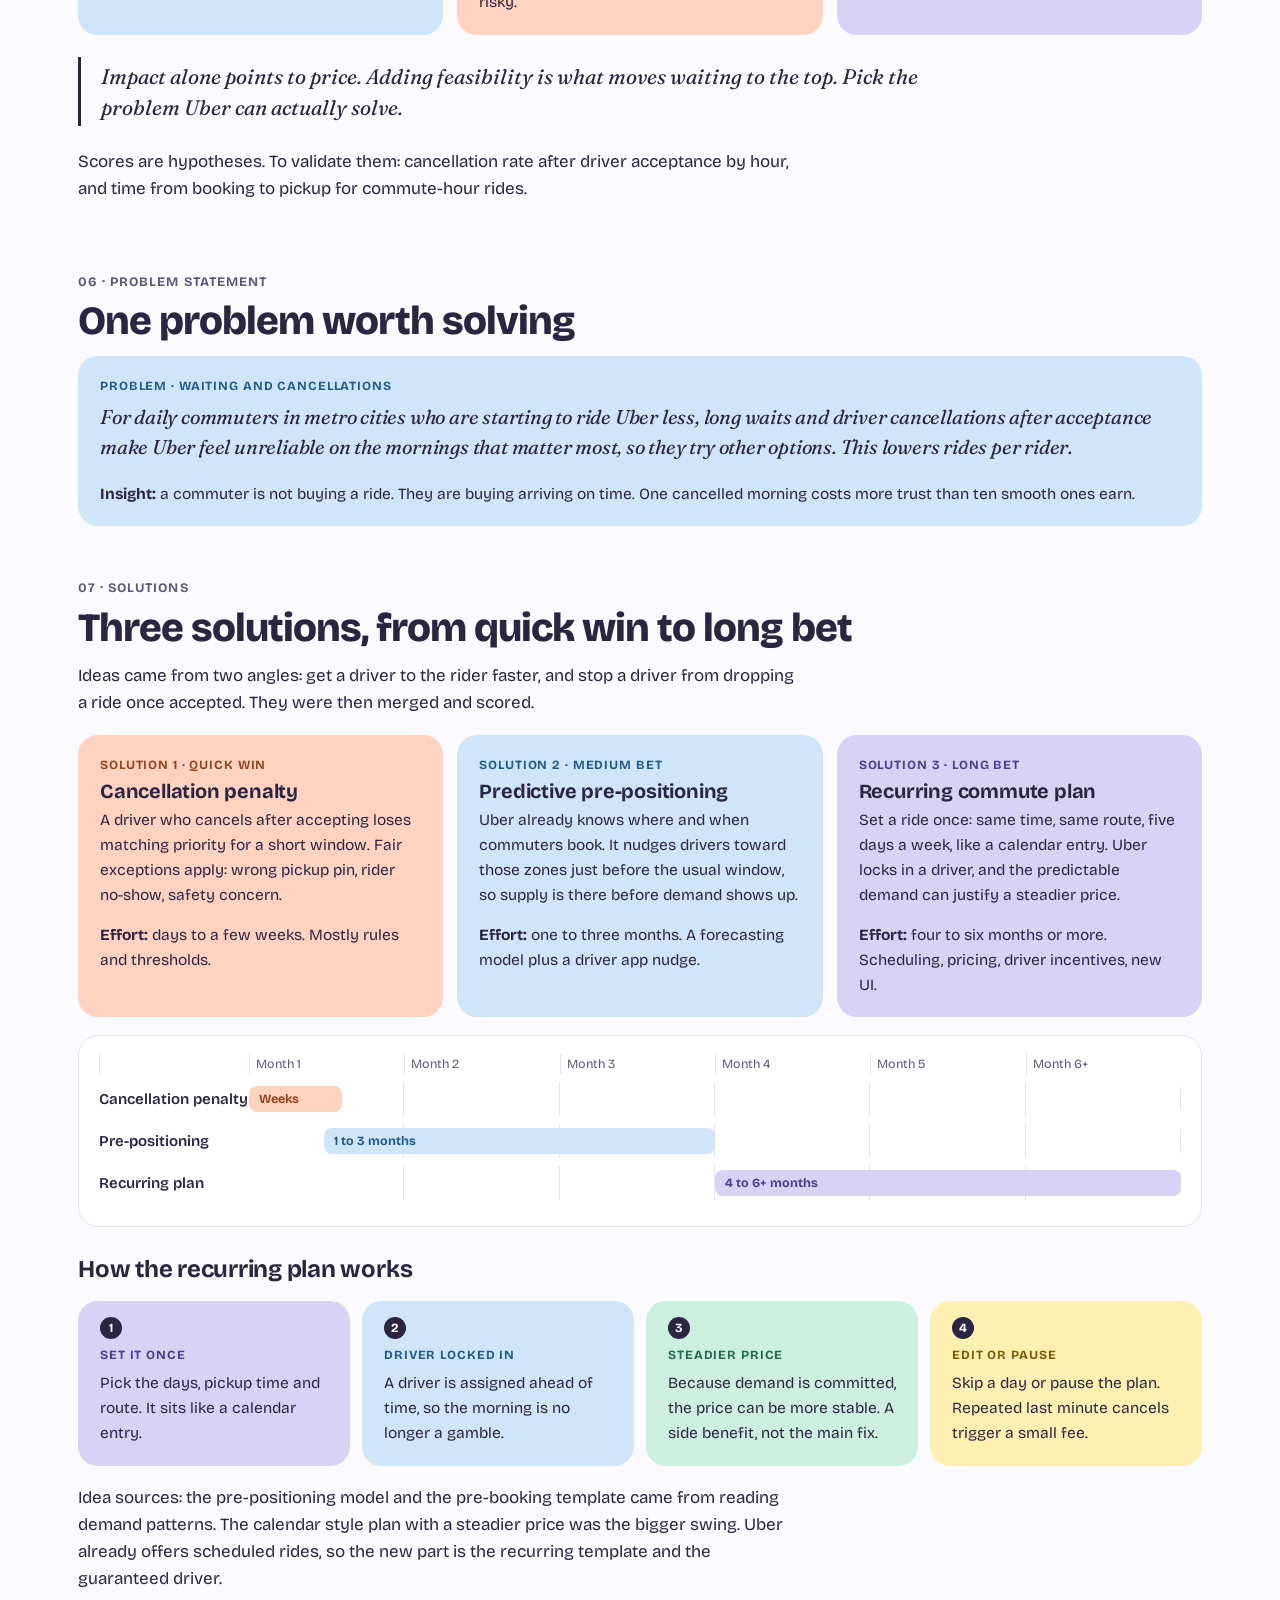
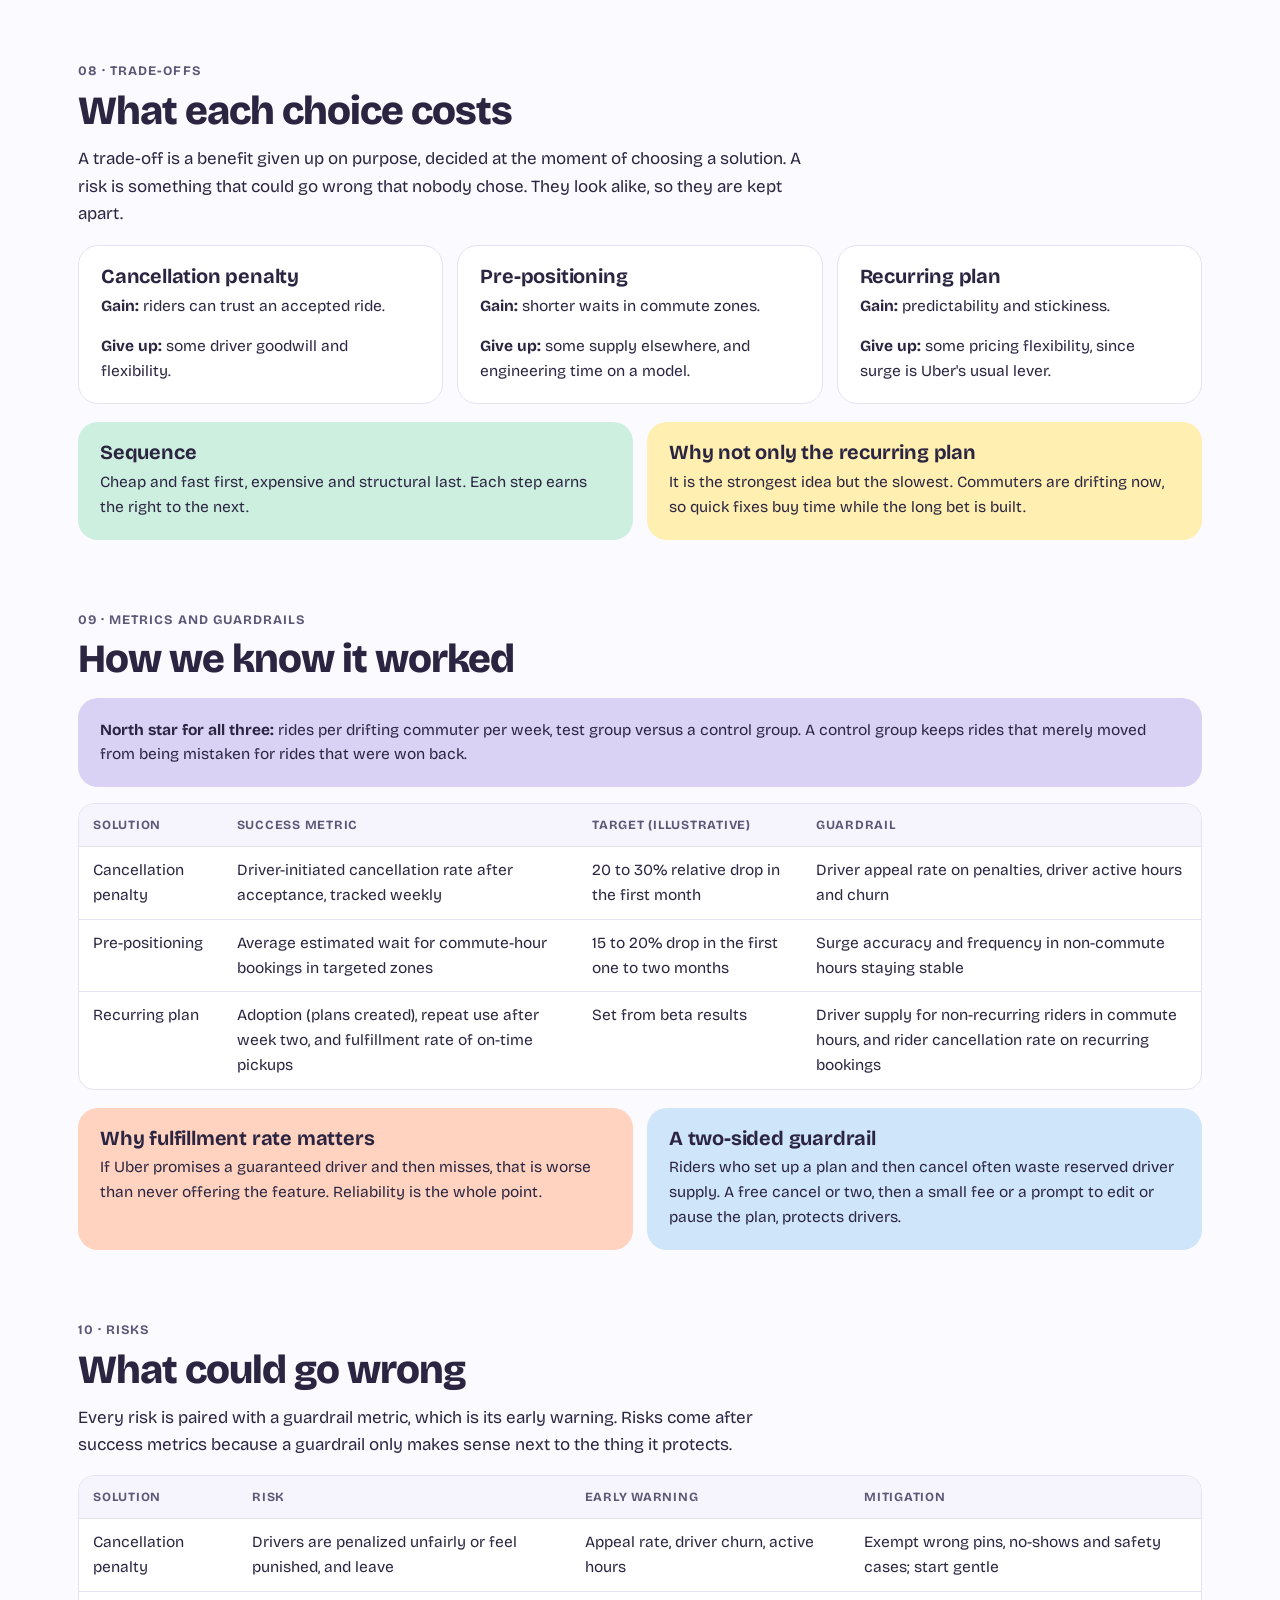
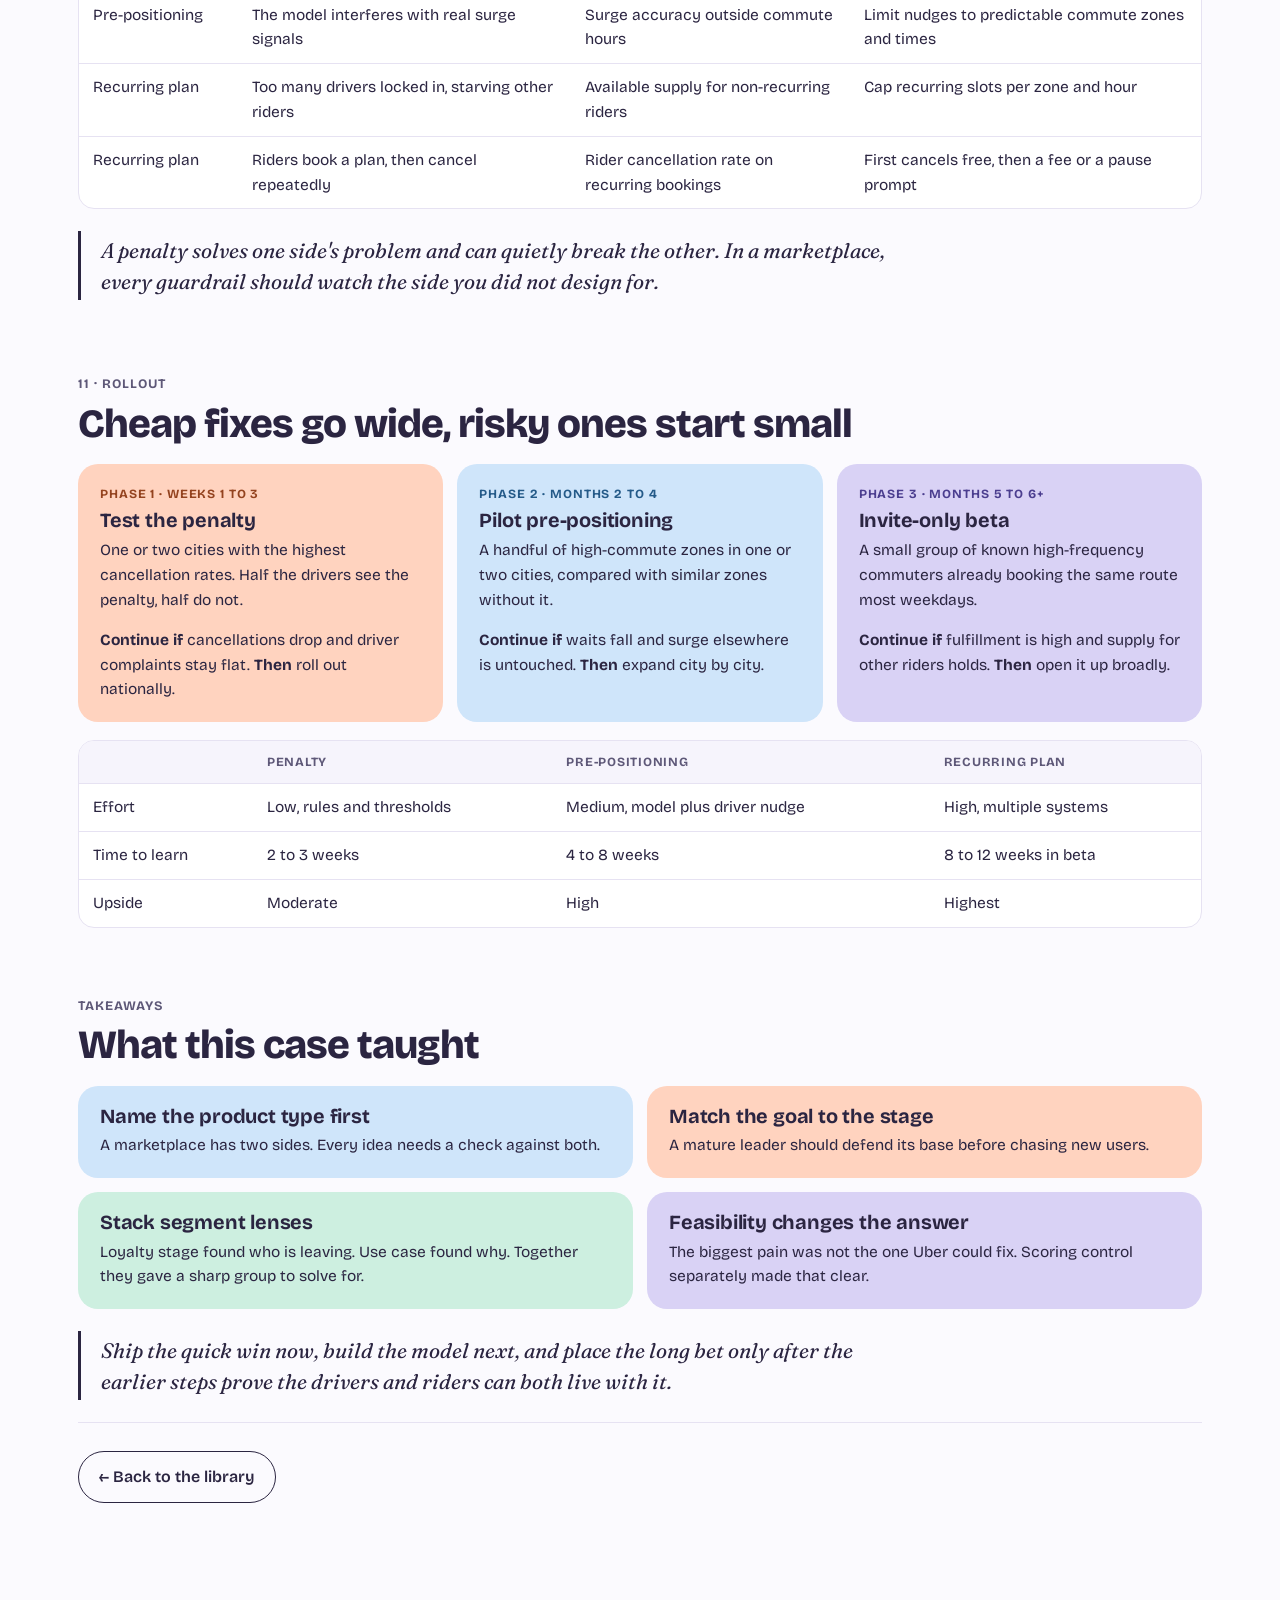
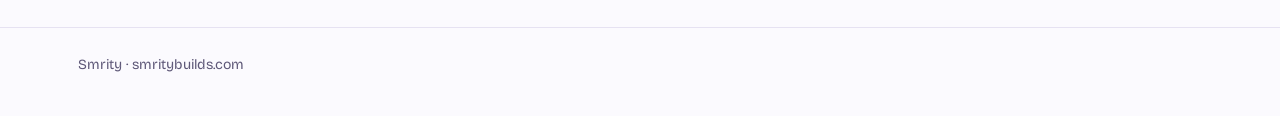
<file: case-studies/uber-daily-commuter.html>
<!doctype html>
<html lang="en">
<head>
<meta charset="utf-8">
<meta name="viewport" content="width=device-width,initial-scale=1">
<title>Winning back the daily commuter · smritybuilds</title>
<meta name="description" content="A product improvement case study by Smrity: how to improve Uber by winning back drifting daily commuters, worked from goal to rollout.">
<link rel="icon" href="data:image/svg+xml,<svg xmlns='http://www.w3.org/2000/svg' viewBox='0 0 64 64'><clipPath id='r'><rect width='64' height='64' rx='5'/></clipPath><g clip-path='url(%23r)'><rect width='64' height='64' fill='%235B3FA6'/><path d='M50 0 A50 50 0 0 0 0 50 L0 64 L64 64 L64 0 Z' fill='%23D6C8F7'/><circle cx='43' cy='43' r='12' fill='%23FFFFFF'/></g></svg>">
<link rel="preconnect" href="https://fonts.googleapis.com">
<link rel="preconnect" href="https://fonts.gstatic.com" crossorigin>
<link href="https://fonts.googleapis.com/css2?family=Bricolage+Grotesque:opsz,wght@12..96,400;12..96,500;12..96,700;12..96,800&family=Fraunces:ital,opsz,wght@0,9..144,400;1,9..144,400;1,9..144,500&display=swap" rel="stylesheet">
<link rel="stylesheet" href="case.css">
</head>
<body>

<header class="top">
  <div class="wrap">
    <a class="mark" href="../#home" aria-label="Smrity builds, home">
      <svg viewBox="0 0 64 64" aria-hidden="true"><clipPath id="mk"><rect width="64" height="64" rx="5"/></clipPath><g clip-path="url(#mk)"><rect width="64" height="64" fill="#5B3FA6"/><path d="M50 0 A50 50 0 0 0 0 50 L0 64 L64 64 L64 0 Z" fill="#D6C8F7"/><circle cx="43" cy="43" r="12" fill="#FFFFFF"/></g></svg>
      <span>smritybuilds</span>
    </a>
    <nav class="nav" aria-label="Pages">
      <a href="../#home">Home</a><a href="../#work">Work</a><a href="../#builds" aria-current="page">Builds</a><a href="../#becoming">Becoming</a>
    </nav>
  </div>
</header>

<main class="wrap">
  <div class="hero">
    <div>
      <a class="crumb" href="./#cat-marketplace">← Case study library</a><br>
      <span class="eyebrow e-ink">Product improvement · Uber</span>
      <h1>Winning back the daily commuter</h1>
      <p class="lede serif">How to improve a product people already know, worked from goal to rollout.</p>
      <div class="question"><span>The question</span><p>How would you improve Uber?</p></div>
      <div class="facts"><span>Ride hailing</span><span>Retention</span><span>Two-sided marketplace</span><span>Three solutions, sequenced</span></div>
      <p class="disclaimer">An independent product sense exercise. Not affiliated with Uber. All figures are illustrative assumptions used to reason through the problem.</p>
    </div>
    <div class="art" id="heroArt" aria-hidden="true"></div>
  </div>

  <div class="layout">
    <nav class="toc" aria-label="On this page">
      <b>On this page</b>
      <ol id="toc">
        <li><a href="#category">The product type</a></li>
        <li><a href="#goal">Goal</a></li>
        <li><a href="#segments">Segments</a></li>
        <li><a href="#pains">Pain points</a></li>
        <li><a href="#prioritize">Prioritization</a></li>
        <li><a href="#problem">Problem statement</a></li>
        <li><a href="#solutions">Solutions</a></li>
        <li><a href="#tradeoffs">Trade-offs</a></li>
        <li><a href="#metrics">Metrics and guardrails</a></li>
        <li><a href="#risks">Risks</a></li>
        <li><a href="#rollout">Rollout</a></li>
        <li><a href="#takeaways">Takeaways</a></li>
      </ol>
    </nav>

    <article>
      <section id="category">
        <span class="step">01 · The product type</span>
        <h2>First, what kind of product is this?</h2>
        <p>"Improve a product" answers change shape depending on the kind of product. Naming the type first tells you what the levers are, and what can break when you pull one.</p>
        <div class="grid g3">
          <div class="card c-lilac"><span class="tag" style="color:var(--lilac-ink)">Two-sided marketplace</span><h3>Uber, Zomato, Airbnb</h3><p>Two groups that need each other. A fix for one side can quietly hurt the other.</p></div>
          <div class="card c-rose"><span class="tag" style="color:var(--rose-ink)">Content and consumption</span><h3>Spotify, Netflix, YouTube</h3><p>Habit and discovery. The lever is what people come back for.</p></div>
          <div class="card c-sky"><span class="tag" style="color:var(--sky-ink)">Utility tool</span><h3>Google Maps, Calendar</h3><p>A job done fast. Trust and accuracy beat delight.</p></div>
          <div class="card c-mint"><span class="tag" style="color:var(--mint-ink)">Messaging and social</span><h3>WhatsApp, LinkedIn</h3><p>Value grows with every person who joins.</p></div>
          <div class="card c-peach"><span class="tag" style="color:var(--peach-ink)">Commerce</span><h3>Amazon, Instamart</h3><p>Conversion, basket size and repeat purchase.</p></div>
          <div class="card c-butter"><span class="tag" style="color:var(--butter-ink)">This case</span><h3>Uber is a marketplace</h3><p>Riders on one side, drivers on the other. Uber earns a commission, the take rate, on each fare. Every idea gets checked against both sides.</p></div>
        </div>
        <p class="callout">Uber's mission is to make getting around fast and reliable. Reliability is the promise, so that is where the weak spots will show.</p>
      </section>

      <section id="goal">
        <span class="step">02 · Goal</span>
        <h2>Uber is mature, so the goal is retention</h2>
        <p>Before picking users or ideas, pick the goal. Uber is a dominant player in most cities, with Ola and Rapido competing hard on price and availability. Chasing brand new riders is the expensive path. Keeping the riders it already has is the better use of effort.</p>
        <div class="grid g3">
          <div class="card"><h3>Why not growth</h3><p>Awareness is already high in core cities. New riders cost more to win than existing riders cost to keep.</p></div>
          <div class="card"><h3>Why not revenue</h3><p>Revenue is the outcome, not the lever. It follows from riders staying active, and chasing it directly pushes toward fare and fee changes that hurt trust.</p></div>
          <div class="card c-lilac"><h3>Why retention</h3><p>Rides per rider is the clearest health signal of a habit product. When it slips, a rival app is usually taking the ride.</p></div>
        </div>
        <div class="card c-lilac" style="margin:16px 0"><p class="serif" style="font-size:21px;line-height:1.45;margin:0">Keep existing riders in the habit of booking Uber, starting with the riders showing the first signs of leaving, without hurting driver supply or driver earnings.</p></div>
        <div class="card c-mint"><h3>Scope</h3><p>Core city rides: cabs and autos. Outstation trips and rentals are left out, because they follow different behavior and a different business.</p></div>
        <p class="callout">In an interview, ask the interviewer whether the goal is growth, revenue or retention. If they leave it open, state your choice and the reason, then move on.</p>
      </section>

      <section id="segments">
        <span class="step">03 · Segments</span>
        <h2>Pick the lens, then stack a second one</h2>
        <p>A segment is a group of riders who share a situation. Several lenses can slice the same riders, and the goal decides which one is most useful.</p>
        <div class="table-wrap"><table>
          <tr><th>Lens</th><th>Example groups</th><th>Fit for a retention goal</th></tr>
          <tr><td>Behavior</td><td>Heavy, medium, light riders</td><td>Useful, but a heavy rider is not necessarily at risk</td></tr>
          <tr><td>Persona</td><td>Students, professionals, tourists</td><td>Describes who they are, not whether they are leaving</td></tr>
          <tr><td>Use case</td><td>Daily commute, airport, travel destinations, in-city rides</td><td>Good for shaping the solution</td></tr>
          <tr class="win"><td>Loyalty stage</td><td>Active, drifting, lapsed</td><td>Directly shows who is slipping away</td></tr>
        </table></div>
        <p>Loyalty stage wins for a retention goal because it separates riders by their direction of travel, not just where they are today.</p>

        <div class="stages">
          <div class="card c-mint"><span class="tag" style="color:var(--mint-ink)">Active</span><h3>Still riding as usual</h3><p>Healthy. Protect, do not disturb.</p></div>
          <div class="card c-butter chosen"><span class="tag" style="color:var(--butter-ink)">Drifting · chosen</span><h3>Riding less than before</h3><p>Still here, but slipping. The last point where a fix is cheap.</p></div>
          <div class="card c-rose"><span class="tag" style="color:var(--rose-ink)">Lapsed</span><h3>Gone to another option</h3><p>Costly to win back, and the reason they left is hard to find.</p></div>
        </div>

        <figure class="chartbox">
          <svg viewBox="0 0 560 250" role="img" aria-label="Illustrative chart of weekly rides per commuter over eight weeks for active, drifting and lapsed riders">
            <g stroke="#E6E2F2" stroke-width="1">
              <line x1="50" y1="20" x2="520" y2="20"/><line x1="50" y1="80" x2="520" y2="80"/><line x1="50" y1="140" x2="520" y2="140"/><line x1="50" y1="200" x2="520" y2="200"/>
            </g>
            <g font-size="12" fill="#5E5878" font-family="Bricolage Grotesque, sans-serif">
              <text x="40" y="24" text-anchor="end">6</text><text x="40" y="84" text-anchor="end">4</text><text x="40" y="144" text-anchor="end">2</text><text x="40" y="204" text-anchor="end">0</text>
              <text x="50" y="224" text-anchor="middle">W1</text><text x="115" y="224" text-anchor="middle">W2</text><text x="180" y="224" text-anchor="middle">W3</text><text x="245" y="224" text-anchor="middle">W4</text><text x="310" y="224" text-anchor="middle">W5</text><text x="375" y="224" text-anchor="middle">W6</text><text x="440" y="224" text-anchor="middle">W7</text><text x="505" y="224" text-anchor="middle">W8</text>
              <text x="14" y="112" transform="rotate(-90 14 112)" text-anchor="middle">Rides per week</text>
            </g>
            <rect x="285" y="14" width="110" height="192" rx="10" fill="#FFEFB0" opacity=".55"/>
            <text x="340" y="34" text-anchor="middle" font-size="12" font-weight="700" fill="#7A5B00" font-family="Bricolage Grotesque, sans-serif">Step in here</text>
            <polyline fill="none" stroke="#1E6B4F" stroke-width="3.5" stroke-linecap="round" stroke-linejoin="round" points="50,50 115,48 180,52 245,50 310,49 375,51 440,50 505,50"/>
            <polyline fill="none" stroke="#111" stroke-width="4" stroke-linecap="round" stroke-linejoin="round" points="50,50 115,56 180,65 245,80 310,98 375,110 440,122 505,128"/>
            <polyline fill="none" stroke="#8C2F59" stroke-width="3.5" stroke-linecap="round" stroke-linejoin="round" stroke-dasharray="1 7" points="50,50 115,80 180,125 245,170 310,185 375,200 440,200 505,200"/>
            <g font-size="13" font-weight="700" font-family="Bricolage Grotesque, sans-serif">
              <text x="512" y="46" fill="#1E6B4F">Active</text>
              <text x="512" y="132" fill="#111">Drifting</text>
              <text x="512" y="196" fill="#8C2F59">Lapsed</text>
            </g>
          </svg>
          <figcaption>Illustrative: a daily commuter who books 5 rides a week. Drifting riders slide to 2 or 3 before they leave for good.</figcaption>
        </figure>

        <div class="formula">[Loyalty stage] + [Use case]</div>
        <div class="card c-butter"><h3>Chosen: drifting daily commuters in metro cities</h3><ul><li><b>Early signal:</b> they have not left yet, so the fix is still cheap</li><li><b>High frequency:</b> a small improvement repeats every working day and compounds</li><li><b>Real competition:</b> this is exactly the group Ola, Rapido or a personal vehicle can capture</li><li><b>Visible in data:</b> a drop from 4 or 5 weekly rides to 2 or 3 is easy to detect and target</li></ul></div>
      </section>

      <section id="pains">
        <span class="step">04 · Pain points</span>
        <h2>Why the commuter rides less</h2>
        <p>Mapped across the commute: opening the app, price, waiting, the ride, and being recognized as a regular. The ride itself is mostly fine for this group, so the friction sits around it.</p>
        <div class="grid g3">
          <div class="card c-peach"><span class="tag" style="color:var(--peach-ink)">Price</span><h3>Price changes every day</h3><p>The same route costs different amounts at different times. A commuter plans their month around it.</p></div>
          <div class="card c-sky"><span class="tag" style="color:var(--sky-ink)">Waiting</span><h3>Long waits and cancellations</h3><p>A driver cancels after accepting, and the wait starts again. Being late for work is a sharp trigger.</p></div>
          <div class="card c-lilac"><span class="tag" style="color:var(--lilac-ink)">Recognition</span><h3>No reward for loyalty</h3><p>Someone who rides five times a week gets the same treatment as someone who rides once.</p></div>
        </div>
        <div class="card"><h3>Also noticed, set aside</h3><p>Inconsistent car condition and driver quality. Real, but it affects all riders equally and is not specific to why commuters drift.</p></div>
      </section>

      <section id="prioritize">
        <span class="step">05 · Prioritization</span>
        <h2>Waiting and cancellations come out on top</h2>
        <p>Three lenses, each scored 1 to 5. <b>Impact:</b> how much the pain pushes a commuter away. <b>Frequency:</b> how often they run into it. <b>Feasibility:</b> how much Uber can actually fix, where 5 is easiest. Frequency matters because a small, constant annoyance can hurt a daily habit more than a rare, large one.</p>
        <div class="table-wrap"><table>
          <tr><th>Pain</th><th>Impact</th><th>Frequency</th><th>Feasibility</th><th>Total</th></tr>
          <tr class="win"><td>Waiting and cancellations</td><td>5</td><td>4</td><td>4</td><td>13</td></tr>
          <tr><td>Price inconsistency</td><td>5</td><td>5</td><td>2</td><td>12</td></tr>
          <tr><td>No loyalty recognition</td><td>3</td><td>3</td><td>5</td><td>11</td></tr>
        </table></div>
        <div class="grid g3">
          <div class="card c-sky"><h3>Waiting and cancellations</h3><p>High impact, frequent in dense cities, and fixable with product and matching changes without touching the pricing engine.</p></div>
          <div class="card c-peach"><h3>Price inconsistency</h3><p>Hurts as much and happens daily, but it is tied to the whole marketplace pricing model. Changing it for one group is hard and risky.</p></div>
          <div class="card c-lilac"><h3>No loyalty recognition</h3><p>Easy to build, but a slow erosion, not the moment someone switches. A good later add-on.</p></div>
        </div>
        <p class="callout">Impact alone points to price. Adding feasibility is what moves waiting to the top. Pick the problem Uber can actually solve.</p>
        <p>Scores are hypotheses. To validate them: cancellation rate after driver acceptance by hour, and time from booking to pickup for commute-hour rides.</p>
      </section>

      <section id="problem">
        <span class="step">06 · Problem statement</span>
        <h2>One problem worth solving</h2>
        <div class="card c-sky"><span class="tag" style="color:var(--sky-ink)">Problem · Waiting and cancellations</span><p class="serif" style="font-size:20px;line-height:1.5">For daily commuters in metro cities who are starting to ride Uber less, long waits and driver cancellations after acceptance make Uber feel unreliable on the mornings that matter most, so they try other options. This lowers rides per rider.</p><p><b>Insight:</b> a commuter is not buying a ride. They are buying arriving on time. One cancelled morning costs more trust than ten smooth ones earn.</p></div>
      </section>

      <section id="solutions">
        <span class="step">07 · Solutions</span>
        <h2>Three solutions, from quick win to long bet</h2>
        <p>Ideas came from two angles: get a driver to the rider faster, and stop a driver from dropping a ride once accepted. They were then merged and scored.</p>
        <div class="grid g3">
          <div class="card c-peach"><span class="tag" style="color:var(--peach-ink)">Solution 1 · Quick win</span><h3>Cancellation penalty</h3><p>A driver who cancels after accepting loses matching priority for a short window. Fair exceptions apply: wrong pickup pin, rider no-show, safety concern.</p><p><b>Effort:</b> days to a few weeks. Mostly rules and thresholds.</p></div>
          <div class="card c-sky"><span class="tag" style="color:var(--sky-ink)">Solution 2 · Medium bet</span><h3>Predictive pre-positioning</h3><p>Uber already knows where and when commuters book. It nudges drivers toward those zones just before the usual window, so supply is there before demand shows up.</p><p><b>Effort:</b> one to three months. A forecasting model plus a driver app nudge.</p></div>
          <div class="card c-lilac"><span class="tag" style="color:var(--lilac-ink)">Solution 3 · Long bet</span><h3>Recurring commute plan</h3><p>Set a ride once: same time, same route, five days a week, like a calendar entry. Uber locks in a driver, and the predictable demand can justify a steadier price.</p><p><b>Effort:</b> four to six months or more. Scheduling, pricing, driver incentives, new UI.</p></div>
        </div>

        <div class="gantt" aria-label="Time to build each solution">
          <div class="axis"><span></span><span>Month 1</span><span>Month 2</span><span>Month 3</span><span>Month 4</span><span>Month 5</span><span>Month 6+</span></div>
          <div class="row"><div>Cancellation penalty</div><div class="track"><div class="bar" style="left:0;width:10%;background:var(--peach);color:var(--peach-ink)">Weeks</div></div></div>
          <div class="row"><div>Pre-positioning</div><div class="track"><div class="bar" style="left:8%;width:42%;background:var(--sky);color:var(--sky-ink)">1 to 3 months</div></div></div>
          <div class="row"><div>Recurring plan</div><div class="track"><div class="bar" style="left:50%;width:50%;background:var(--lilac);color:var(--lilac-ink)">4 to 6+ months</div></div></div>
        </div>

        <h3 style="font-size:24px;margin-top:30px">How the recurring plan works</h3>
        <div class="flow">
          <div class="card c-lilac"><span class="tag" style="color:var(--lilac-ink)">Set it once</span><p>Pick the days, pickup time and route. It sits like a calendar entry.</p></div>
          <div class="card c-sky"><span class="tag" style="color:var(--sky-ink)">Driver locked in</span><p>A driver is assigned ahead of time, so the morning is no longer a gamble.</p></div>
          <div class="card c-mint"><span class="tag" style="color:var(--mint-ink)">Steadier price</span><p>Because demand is committed, the price can be more stable. A side benefit, not the main fix.</p></div>
          <div class="card c-butter"><span class="tag" style="color:var(--butter-ink)">Edit or pause</span><p>Skip a day or pause the plan. Repeated last minute cancels trigger a small fee.</p></div>
        </div>
        <p>Idea sources: the pre-positioning model and the pre-booking template came from reading demand patterns. The calendar style plan with a steadier price was the bigger swing. Uber already offers scheduled rides, so the new part is the recurring template and the guaranteed driver.</p>
      </section>

      <section id="tradeoffs">
        <span class="step">08 · Trade-offs</span>
        <h2>What each choice costs</h2>
        <p>A trade-off is a benefit given up on purpose, decided at the moment of choosing a solution. A risk is something that could go wrong that nobody chose. They look alike, so they are kept apart.</p>
        <div class="grid g3">
          <div class="card"><h3>Cancellation penalty</h3><p><b>Gain:</b> riders can trust an accepted ride.</p><p><b>Give up:</b> some driver goodwill and flexibility.</p></div>
          <div class="card"><h3>Pre-positioning</h3><p><b>Gain:</b> shorter waits in commute zones.</p><p><b>Give up:</b> some supply elsewhere, and engineering time on a model.</p></div>
          <div class="card"><h3>Recurring plan</h3><p><b>Gain:</b> predictability and stickiness.</p><p><b>Give up:</b> some pricing flexibility, since surge is Uber's usual lever.</p></div>
        </div>
        <div class="grid g2">
          <div class="card c-mint"><h3>Sequence</h3><p>Cheap and fast first, expensive and structural last. Each step earns the right to the next.</p></div>
          <div class="card c-butter"><h3>Why not only the recurring plan</h3><p>It is the strongest idea but the slowest. Commuters are drifting now, so quick fixes buy time while the long bet is built.</p></div>
        </div>
      </section>

      <section id="metrics">
        <span class="step">09 · Metrics and guardrails</span>
        <h2>How we know it worked</h2>
        <div class="card c-lilac" style="margin:16px 0"><p><b>North star for all three:</b> rides per drifting commuter per week, test group versus a control group. A control group keeps rides that merely moved from being mistaken for rides that were won back.</p></div>
        <div class="table-wrap"><table>
          <tr><th>Solution</th><th>Success metric</th><th>Target (illustrative)</th><th>Guardrail</th></tr>
          <tr><td>Cancellation penalty</td><td>Driver-initiated cancellation rate after acceptance, tracked weekly</td><td>20 to 30% relative drop in the first month</td><td>Driver appeal rate on penalties, driver active hours and churn</td></tr>
          <tr><td>Pre-positioning</td><td>Average estimated wait for commute-hour bookings in targeted zones</td><td>15 to 20% drop in the first one to two months</td><td>Surge accuracy and frequency in non-commute hours staying stable</td></tr>
          <tr><td>Recurring plan</td><td>Adoption (plans created), repeat use after week two, and fulfillment rate of on-time pickups</td><td>Set from beta results</td><td>Driver supply for non-recurring riders in commute hours, and rider cancellation rate on recurring bookings</td></tr>
        </table></div>
        <div class="grid g2">
          <div class="card c-peach"><h3>Why fulfillment rate matters</h3><p>If Uber promises a guaranteed driver and then misses, that is worse than never offering the feature. Reliability is the whole point.</p></div>
          <div class="card c-sky"><h3>A two-sided guardrail</h3><p>Riders who set up a plan and then cancel often waste reserved driver supply. A free cancel or two, then a small fee or a prompt to edit or pause the plan, protects drivers.</p></div>
        </div>
      </section>

      <section id="risks">
        <span class="step">10 · Risks</span>
        <h2>What could go wrong</h2>
        <p>Every risk is paired with a guardrail metric, which is its early warning. Risks come after success metrics because a guardrail only makes sense next to the thing it protects.</p>
        <div class="table-wrap"><table>
          <tr><th>Solution</th><th>Risk</th><th>Early warning</th><th>Mitigation</th></tr>
          <tr><td>Cancellation penalty</td><td>Drivers are penalized unfairly or feel punished, and leave</td><td>Appeal rate, driver churn, active hours</td><td>Exempt wrong pins, no-shows and safety cases; start gentle</td></tr>
          <tr><td>Pre-positioning</td><td>The model interferes with real surge signals</td><td>Surge accuracy outside commute hours</td><td>Limit nudges to predictable commute zones and times</td></tr>
          <tr><td>Recurring plan</td><td>Too many drivers locked in, starving other riders</td><td>Available supply for non-recurring riders</td><td>Cap recurring slots per zone and hour</td></tr>
          <tr><td>Recurring plan</td><td>Riders book a plan, then cancel repeatedly</td><td>Rider cancellation rate on recurring bookings</td><td>First cancels free, then a fee or a pause prompt</td></tr>
        </table></div>
        <p class="callout">A penalty solves one side's problem and can quietly break the other. In a marketplace, every guardrail should watch the side you did not design for.</p>
      </section>

      <section id="rollout">
        <span class="step">11 · Rollout</span>
        <h2>Cheap fixes go wide, risky ones start small</h2>
        <div class="grid g3">
          <div class="card c-peach"><span class="tag" style="color:var(--peach-ink)">Phase 1 · Weeks 1 to 3</span><h3>Test the penalty</h3><p>One or two cities with the highest cancellation rates. Half the drivers see the penalty, half do not.</p><p><b>Continue if</b> cancellations drop and driver complaints stay flat. <b>Then</b> roll out nationally.</p></div>
          <div class="card c-sky"><span class="tag" style="color:var(--sky-ink)">Phase 2 · Months 2 to 4</span><h3>Pilot pre-positioning</h3><p>A handful of high-commute zones in one or two cities, compared with similar zones without it.</p><p><b>Continue if</b> waits fall and surge elsewhere is untouched. <b>Then</b> expand city by city.</p></div>
          <div class="card c-lilac"><span class="tag" style="color:var(--lilac-ink)">Phase 3 · Months 5 to 6+</span><h3>Invite-only beta</h3><p>A small group of known high-frequency commuters already booking the same route most weekdays.</p><p><b>Continue if</b> fulfillment is high and supply for other riders holds. <b>Then</b> open it up broadly.</p></div>
        </div>
        <div class="table-wrap"><table>
          <tr><th></th><th>Penalty</th><th>Pre-positioning</th><th>Recurring plan</th></tr>
          <tr><td>Effort</td><td>Low, rules and thresholds</td><td>Medium, model plus driver nudge</td><td>High, multiple systems</td></tr>
          <tr><td>Time to learn</td><td>2 to 3 weeks</td><td>4 to 8 weeks</td><td>8 to 12 weeks in beta</td></tr>
          <tr><td>Upside</td><td>Moderate</td><td>High</td><td>Highest</td></tr>
        </table></div>
      </section>

      <section id="takeaways">
        <span class="step">Takeaways</span>
        <h2>What this case taught</h2>
        <div class="grid g2">
          <div class="card c-sky"><h3>Name the product type first</h3><p>A marketplace has two sides. Every idea needs a check against both.</p></div>
          <div class="card c-peach"><h3>Match the goal to the stage</h3><p>A mature leader should defend its base before chasing new users.</p></div>
          <div class="card c-mint"><h3>Stack segment lenses</h3><p>Loyalty stage found who is leaving. Use case found why. Together they gave a sharp group to solve for.</p></div>
          <div class="card c-lilac"><h3>Feasibility changes the answer</h3><p>The biggest pain was not the one Uber could fix. Scoring control separately made that clear.</p></div>
        </div>
        <p class="callout">Ship the quick win now, build the model next, and place the long bet only after the earlier steps prove the drivers and riders can both live with it.</p>
        <div class="next">
          <a class="btn ghost" href="./#cat-marketplace">← Back to the library</a>
        </div>
      </section>
    </article>
  </div>
</main>

<footer><div class="wrap">Smrity · smritybuilds.com</div></footer>

<script>
/* hero shape art, same language as the rest of the site */
(function () {
  const cols = ["#111111", "#4A4A4A", "#BDBDBD"], shapes = ["s-quarter", "s-half", "s-circle", "s-tri", "s-leaf"];
  const flips = ["none", "rotate(180deg)", "scaleX(-1)", "scaleY(-1)"];
  let h = "";
  for (let k = 0; k < 9; k++) {
    h += `<div class="${shapes[(k * 3 + 2) % 5]}" style="background:${cols[k % 3]};transform:${flips[(k * 7 + 2) % 4]}"><i style="background:${cols[(k + 1) % 3]}"></i></div>`;
  }
  document.getElementById("heroArt").innerHTML = h;
})();

/* highlight the section being read */
(function () {
  const links = [...document.querySelectorAll("#toc a")];
  const map = new Map(links.map((a) => [a.getAttribute("href").slice(1), a]));
  if (!("IntersectionObserver" in window)) return;
  const io = new IntersectionObserver((entries) => {
    entries.forEach((e) => {
      if (e.isIntersecting) {
        links.forEach((a) => a.classList.remove("on"));
        const a = map.get(e.target.id);
        if (a) a.classList.add("on");
      }
    });
  }, { rootMargin: "-30% 0px -60% 0px" });
  document.querySelectorAll("article section").forEach((s) => io.observe(s));
})();
</script>
</body>
</html>
</file>
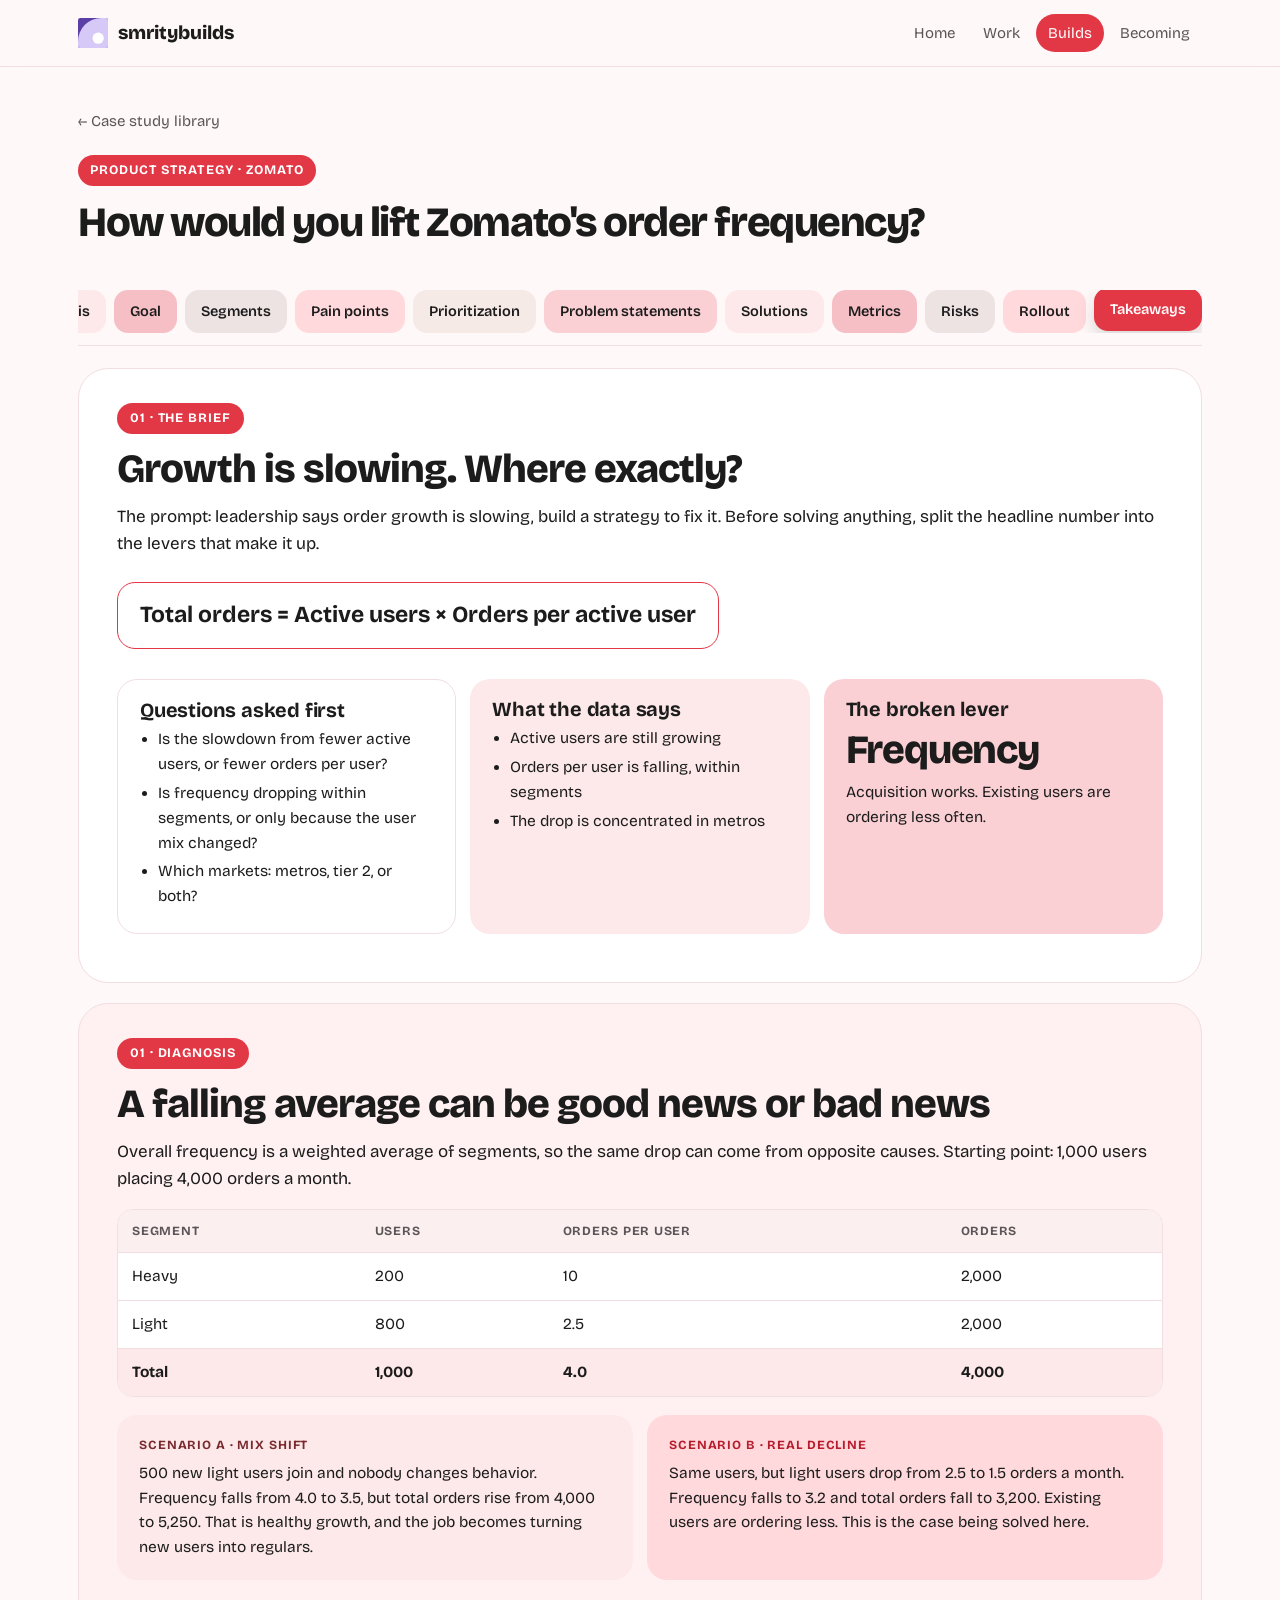
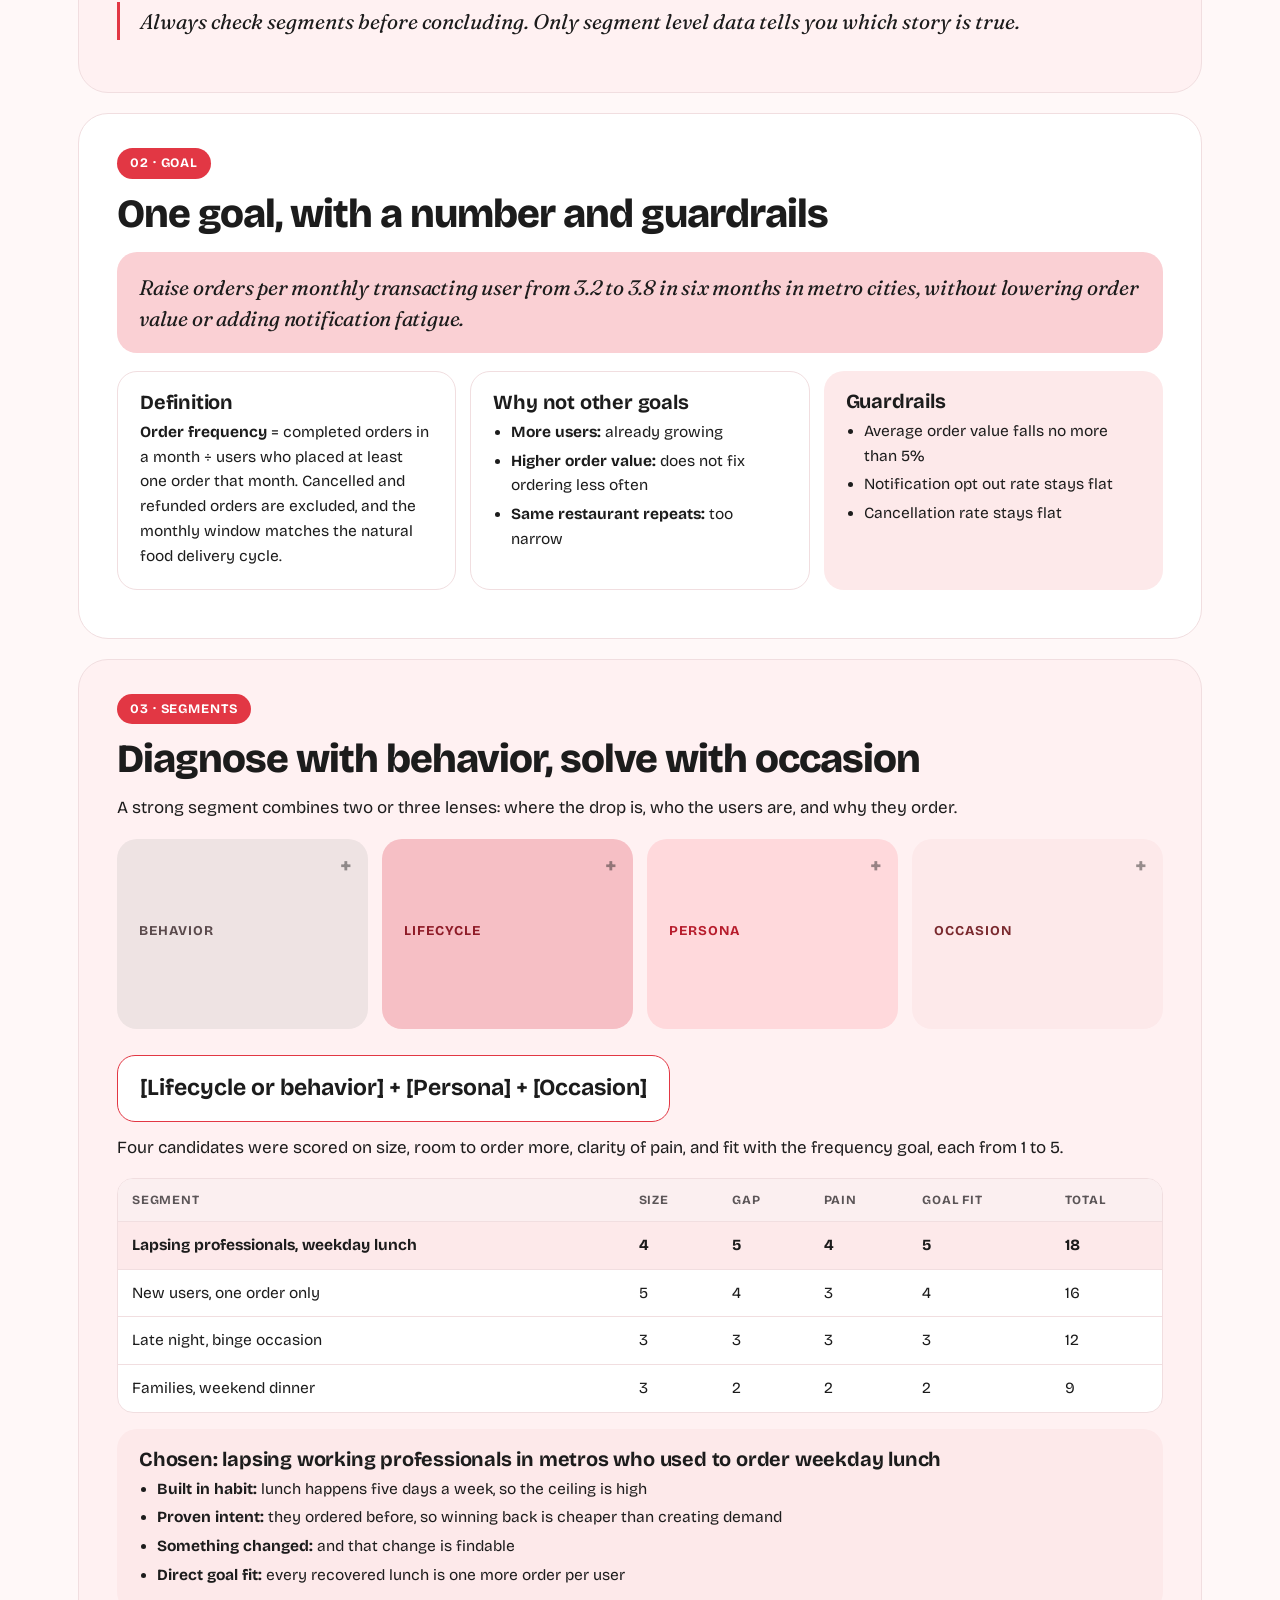
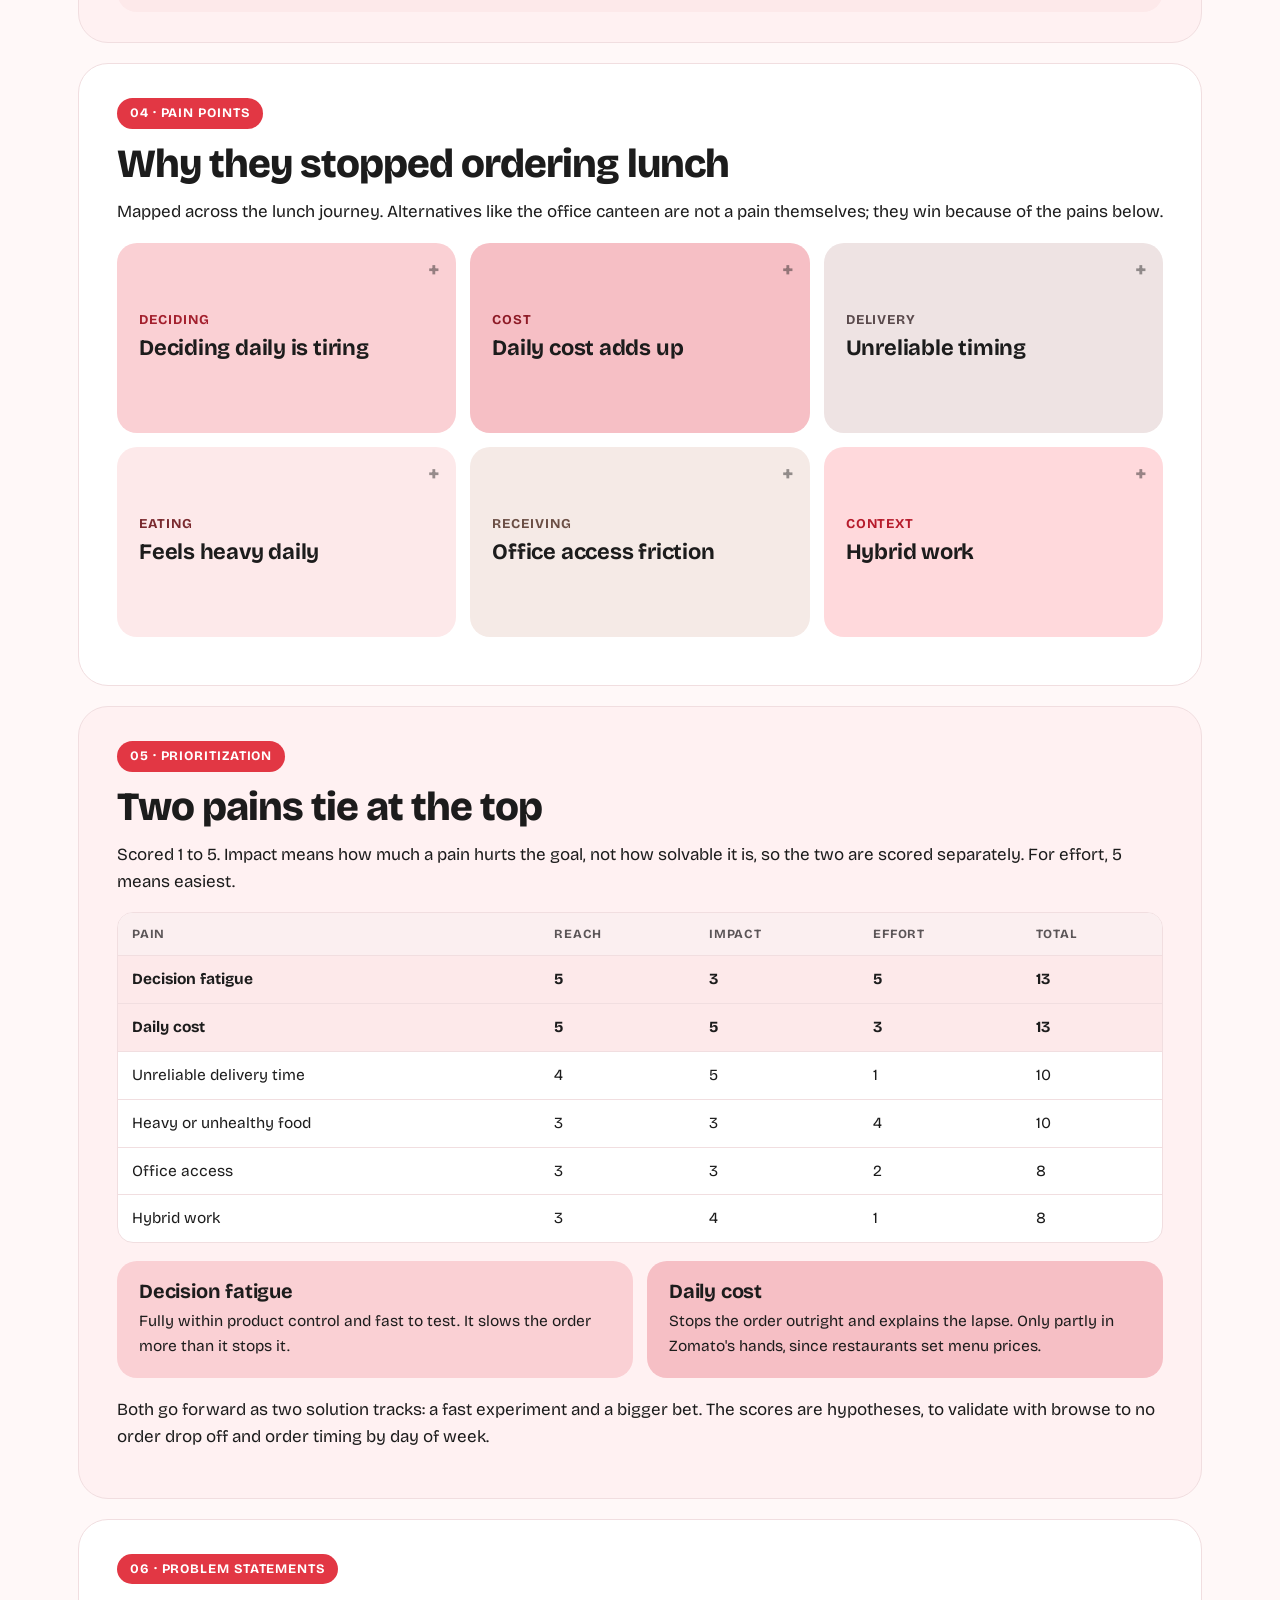
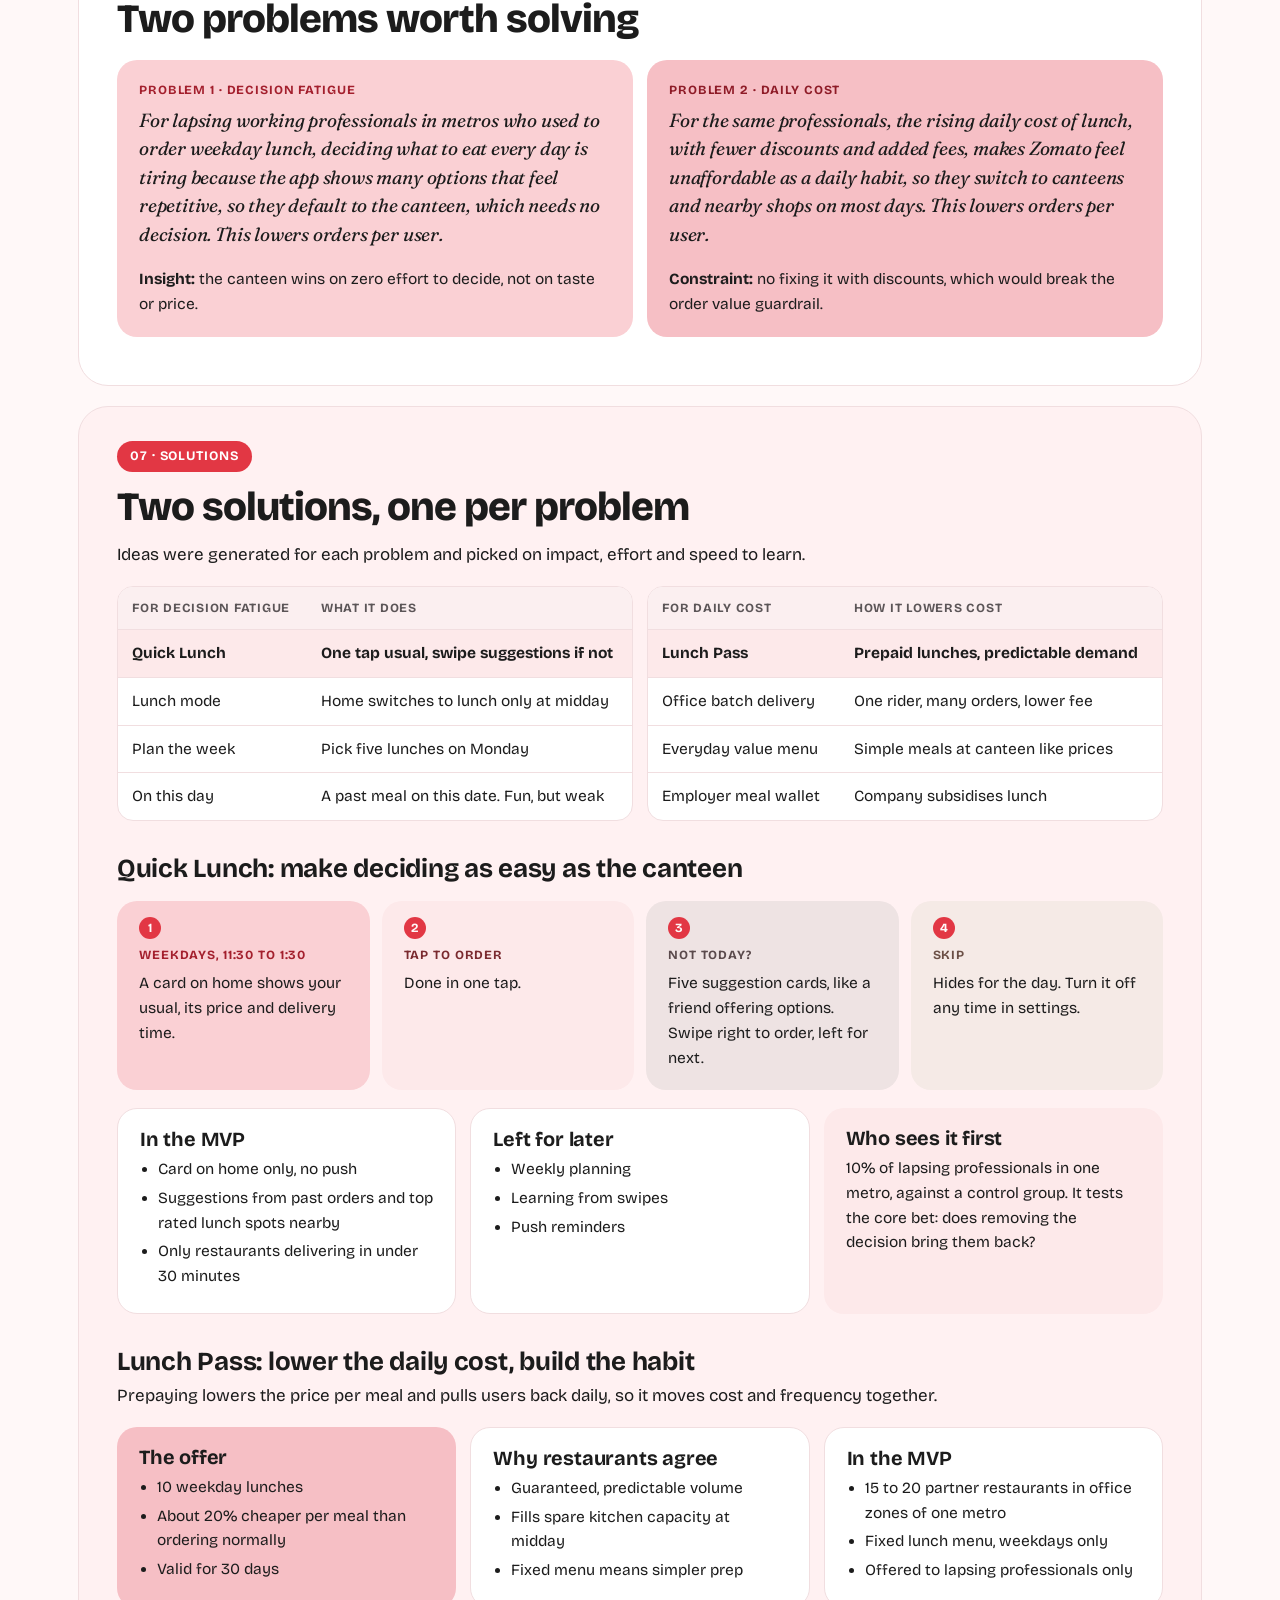
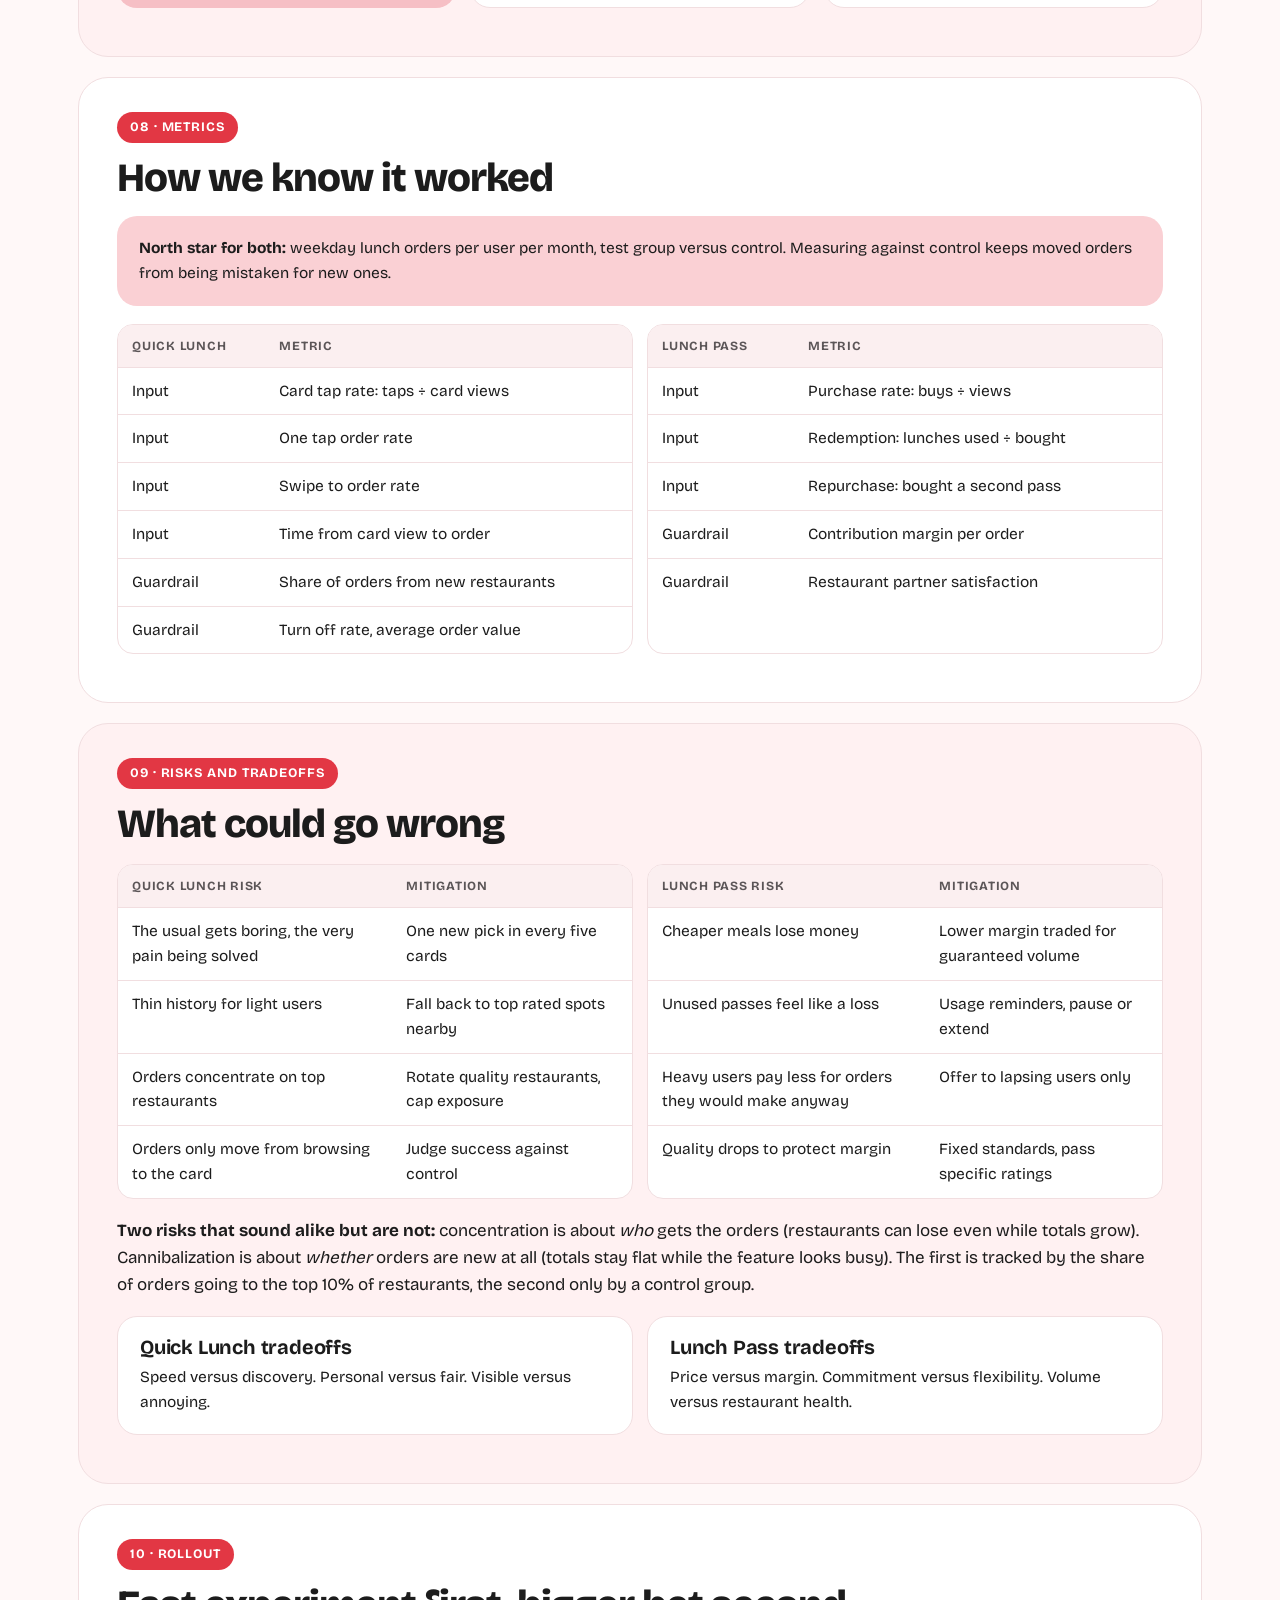
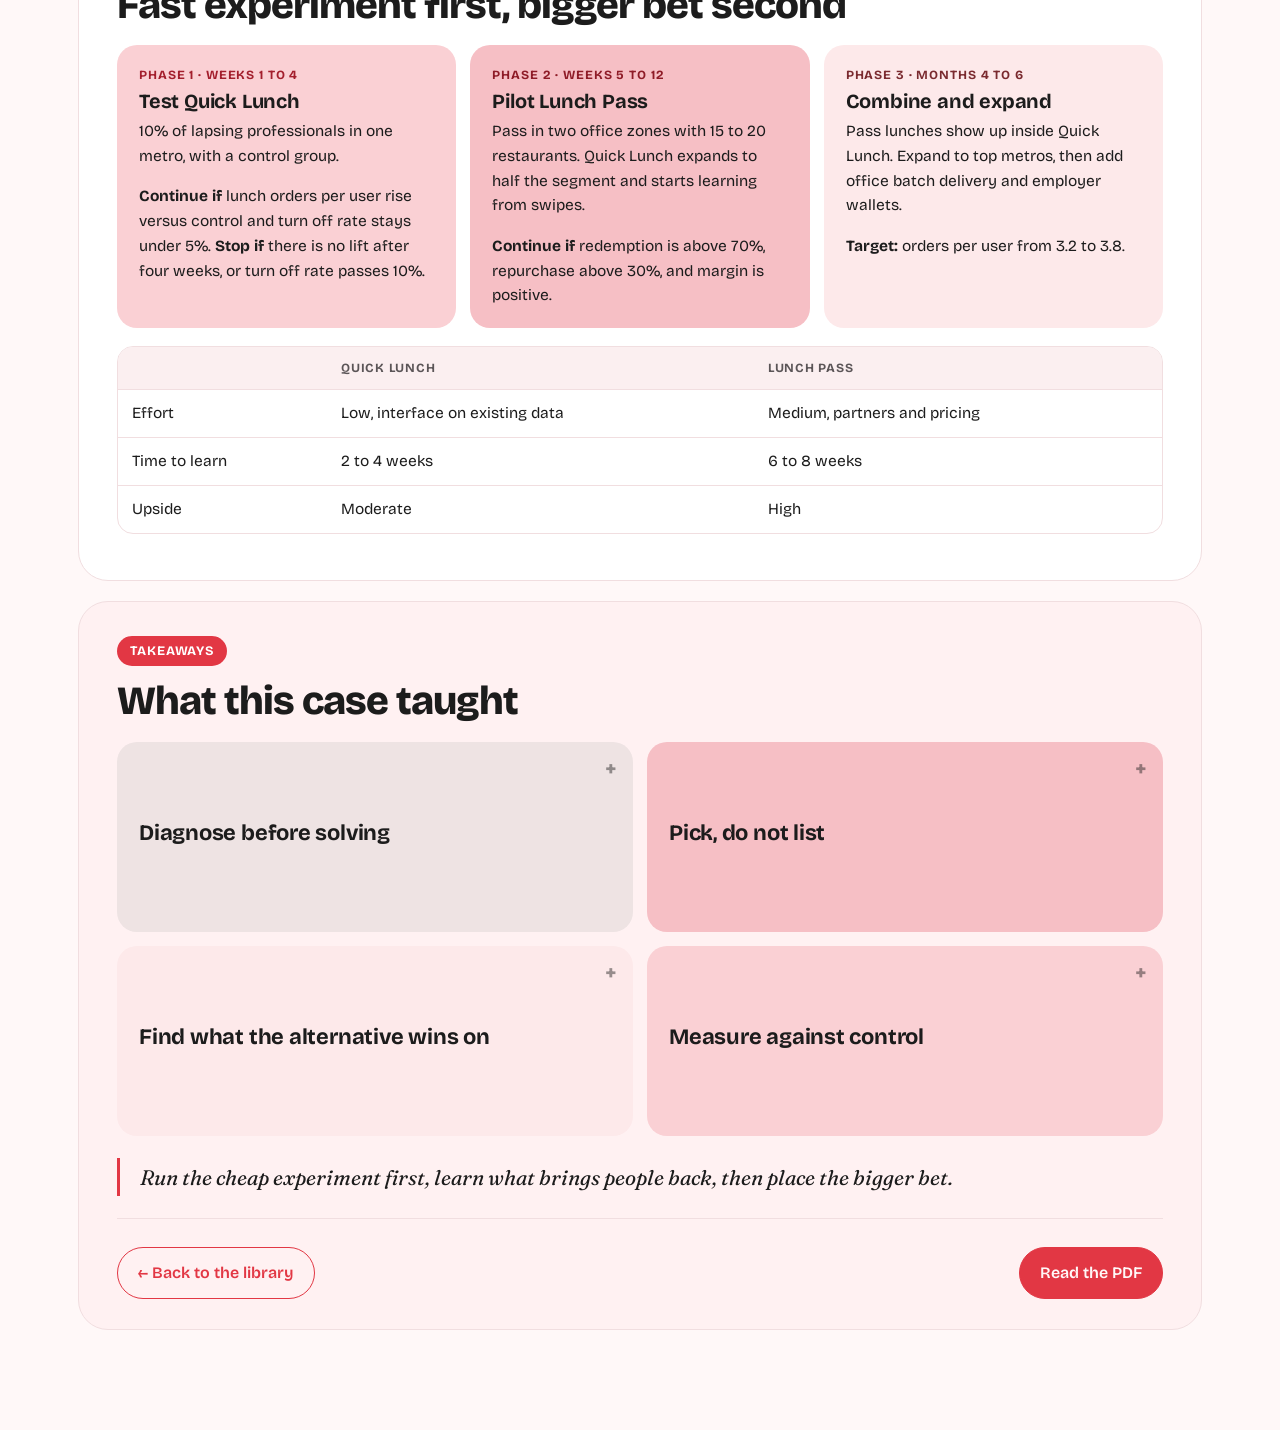
<file: case-studies/zomato-lunch-frequency.html>
<!doctype html>
<html lang="en"><head><meta charset="utf-8"><title>Bringing back the weekday lunch</title>
<meta name="viewport" content="width=device-width,initial-scale=1">
<link rel="canonical" href="https://smritybuilds.com/case-studies/zomato/">
<meta http-equiv="refresh" content="0; url=zomato/">
<script>location.replace("zomato/");</script></head>
<body><a href="zomato/">Continue to the case study</a></body></html>
</file>
<file: case-studies/case.css>
/* Shared styles for the case study library and case study pages.
   Tokens mirror the main site so everything reads as one system. */
:root{
  --paper:#FBFAFE;--ink:#2B2541;--ink-soft:#5E5878;--line:#E6E2F2;
  --lilac:#D9D2F5;--mint:#CDEFE0;--peach:#FFD3BF;--butter:#FFEFB0;--sky:#CFE5FA;--rose:#F8D2E1;
  --lilac-ink:#4B3E8F;--mint-ink:#1E6B4F;--peach-ink:#94431F;--sky-ink:#245A88;--rose-ink:#8C2F59;--butter-ink:#7A5B00;
  --display:"Bricolage Grotesque", ui-sans-serif, system-ui, -apple-system, "Segoe UI", sans-serif;
  --serif:"Fraunces", Georgia, "Times New Roman", serif;
}
*,*::before,*::after{box-sizing:border-box}
html{scroll-behavior:smooth}
body{margin:0;background:var(--paper);color:var(--ink);font-family:var(--display);font-size:17px;line-height:1.6;-webkit-font-smoothing:antialiased}
a{color:inherit}
:focus-visible{outline:2px solid var(--lilac-ink);outline-offset:3px;border-radius:6px}
p{margin:0 0 1em}
h1,h2,h3,h4{margin:0;line-height:1.08;letter-spacing:-0.025em;font-weight:800}
h1{font-size:clamp(38px,5vw,64px)}
h2{font-size:clamp(28px,3.2vw,40px);margin-bottom:12px}
h3{font-size:20px;letter-spacing:-0.01em;font-weight:700;margin-bottom:6px}
.serif{font-family:var(--serif);font-weight:400;font-style:italic;letter-spacing:-0.01em}
.soft{color:var(--ink-soft)}
.wrap{max-width:1180px;margin:0 auto;padding:0 28px}

/* header, same as the main site */
.top{position:sticky;top:0;z-index:20;background:rgba(251,250,254,.88);backdrop-filter:blur(10px);-webkit-backdrop-filter:blur(10px);border-bottom:1px solid var(--line)}
.top .wrap{display:flex;align-items:center;gap:20px;padding-top:14px;padding-bottom:14px;flex-wrap:wrap}
.mark{display:flex;align-items:center;gap:10px;text-decoration:none;font-weight:800;font-size:19px;margin-right:auto}
.mark svg{width:30px;height:30px}
.nav{display:flex;gap:4px;flex-wrap:wrap}
.nav a{text-decoration:none;font-size:15px;padding:7px 12px;border-radius:999px;color:var(--ink-soft)}
.nav a:hover{color:var(--ink);background:var(--line)}
.nav a[aria-current="page"]{background:var(--ink);color:var(--paper)}

.crumb{display:inline-flex;align-items:center;gap:6px;font-size:15px;color:var(--ink-soft);text-decoration:none;margin-bottom:22px}
.crumb:hover{color:var(--ink)}
.eyebrow{display:inline-block;font-size:13px;font-weight:700;text-transform:uppercase;letter-spacing:.08em;padding:5px 12px;border-radius:999px;margin-bottom:14px}
.e-lilac{background:var(--lilac);color:var(--lilac-ink)}.e-mint{background:var(--mint);color:var(--mint-ink)}.e-peach{background:var(--peach);color:var(--peach-ink)}
.e-sky{background:var(--sky);color:var(--sky-ink)}.e-rose{background:var(--rose);color:var(--rose-ink)}.e-butter{background:var(--butter);color:var(--butter-ink)}
.btn{display:inline-flex;align-items:center;gap:8px;text-decoration:none;font-weight:600;font-size:16px;padding:12px 20px;border-radius:999px;background:var(--ink);color:var(--paper);border:1.5px solid var(--ink)}
.btn.ghost{background:transparent;color:var(--ink)}

/* shape art, same language as the Work slides */
.art{display:grid;grid-template-columns:repeat(3,1fr);grid-template-rows:repeat(3,1fr);gap:8px}
.art div{border-radius:10px;position:relative;overflow:hidden}
.art div i{position:absolute;inset:0}
.s-quarter i{border-radius:0 0 0 100%}
.s-half i{border-radius:100% 100% 0 0;top:50%}
.s-circle i{border-radius:50%;inset:18%}
.s-tri i{clip-path:polygon(0 0,100% 100%,0 100%)}
.s-leaf i{border-radius:0 100% 0 100%}

/* ===== library ===== */
.lib-head{padding:56px 0 8px;display:grid;grid-template-columns:minmax(0,1fr) minmax(0,1fr);gap:16px 56px;align-items:end}
.lib-head p{margin:0;color:var(--ink-soft);font-size:18px;max-width:50ch}
.filters{display:flex;gap:8px;flex-wrap:wrap;margin:32px 0 22px}
.filters button{font:inherit;font-size:14.5px;padding:7px 14px;border-radius:999px;border:1px solid var(--line);background:#fff;color:var(--ink-soft);cursor:pointer}
.filters button[aria-pressed="true"]{background:var(--ink);color:var(--paper);border-color:var(--ink)}
.lib{display:grid;grid-template-columns:repeat(auto-fill,minmax(300px,380px));gap:18px;padding-bottom:72px}
.case{display:flex;flex-direction:column;text-decoration:none;background:#fff;border:1px solid var(--line);border-radius:26px;padding:12px;transition:transform .35s cubic-bezier(.2,.9,.3,1),box-shadow .35s}
.case:hover{transform:translateY(-4px);box-shadow:0 18px 40px rgba(43,37,65,.10)}
.case .cover{position:relative;aspect-ratio:4/3;border-radius:18px;overflow:hidden;padding:16px;display:flex;flex-direction:column;justify-content:space-between}
.case .cover .art{position:absolute;inset:0;padding:8px}
.case .cover .label{position:relative;z-index:1;align-self:flex-start;background:#fff;border-radius:999px;padding:5px 12px;font-size:13.5px;font-weight:600}
.case .cover .brand{position:relative;z-index:1;align-self:flex-start;background:#fff;border-radius:14px;padding:10px 14px;font-size:22px;font-weight:800;letter-spacing:-0.02em}
.case .body{padding:16px 10px 8px;display:flex;flex-direction:column;gap:8px;flex:1}
.case .body h3{font-size:21px;margin-top:6px}
.case .q-label{font-size:12.5px;font-weight:700;text-transform:uppercase;letter-spacing:.08em;color:var(--rose-ink)}
.case .body p.q{font-family:var(--serif);font-style:italic;font-size:18px;line-height:1.45;color:var(--ink);background:var(--paper);border-radius:14px;padding:12px 14px}
.case .body p{margin:0;font-size:15.5px;color:var(--ink-soft)}
.case .meta{display:flex;gap:6px;flex-wrap:wrap;margin-top:auto;padding-top:8px}
.case .meta span{font-size:13px;border-radius:999px;padding:4px 11px;background:var(--paper);border:1px solid var(--line)}
.case .go{font-weight:600;font-size:15px;margin-top:6px}
.case.note{background:var(--lilac);border:0;padding:28px;justify-content:space-between;align-self:start;gap:28px}
.case.note p{color:var(--ink);font-size:16px}

/* ===== article ===== */
.hero{padding:44px 0 36px;display:grid;grid-template-columns:minmax(0,1.25fr) minmax(0,.75fr);gap:40px;align-items:center}
.hero .lede{font-size:21px;margin-top:20px;max-width:40ch}
.hero .art{aspect-ratio:1;width:100%;max-width:380px;justify-self:end}
.facts{display:flex;gap:10px;flex-wrap:wrap;margin-top:24px}
.facts span{font-size:14px;padding:6px 13px;border-radius:999px;background:#fff;border:1px solid var(--line)}
.disclaimer{font-size:14.5px;color:var(--ink-soft);margin-top:18px;max-width:58ch}

.layout{display:grid;grid-template-columns:220px minmax(0,1fr);gap:56px;padding-bottom:80px;border-top:1px solid var(--line);padding-top:40px}
.layout > *{min-width:0}
.toc{position:sticky;top:90px;align-self:start;font-size:14.5px}
.toc b{display:block;font-size:12.5px;text-transform:uppercase;letter-spacing:.08em;color:var(--ink-soft);margin-bottom:10px}
.toc ol{list-style:none;margin:0;padding:0;display:flex;flex-direction:column;gap:2px}
.toc a{display:block;text-decoration:none;color:var(--ink-soft);padding:6px 12px;border-radius:10px;border-left:2px solid transparent}
.toc a:hover{color:var(--ink);background:var(--line)}
.toc a.on{color:var(--ink);font-weight:600;background:#fff;border-left-color:var(--ink)}

article section{padding:8px 0 44px;scroll-margin-top:90px}
article section > p{max-width:66ch}
.step{font-size:13px;font-weight:700;text-transform:uppercase;letter-spacing:.08em;color:var(--ink-soft);display:block;margin-bottom:8px}
.grid{display:grid;gap:14px;margin:18px 0}
.g2{grid-template-columns:repeat(2,minmax(0,1fr))}
.g3{grid-template-columns:repeat(3,minmax(0,1fr))}
.g4{grid-template-columns:repeat(4,minmax(0,1fr))}
.card{border-radius:20px;padding:20px 22px;background:#fff;border:1px solid var(--line)}
.card p,.card li{font-size:15.5px}
.card p:last-child{margin-bottom:0}
.card ul{margin:6px 0 0;padding-left:18px}
.card li{margin:4px 0}
.c-lilac{background:var(--lilac);border:0}.c-mint{background:var(--mint);border:0}.c-peach{background:var(--peach);border:0}
.c-butter{background:var(--butter);border:0}.c-sky{background:var(--sky);border:0}.c-rose{background:var(--rose);border:0}
.tag{display:block;font-size:12.5px;font-weight:700;text-transform:uppercase;letter-spacing:.07em;margin-bottom:6px}
.formula{display:inline-block;font-size:clamp(17px,2.2vw,23px);font-weight:700;background:#fff;border:1px solid var(--line);border-radius:18px;padding:14px 22px;margin:8px 0 12px}
.callout{font-family:var(--serif);font-style:italic;font-size:21px;line-height:1.45;border-left:3px solid var(--ink);padding:4px 0 4px 20px;margin:22px 0;max-width:60ch}
.card .big,.big{font-size:40px;font-weight:800;letter-spacing:-0.03em;line-height:1}

.table-wrap{overflow-x:auto;margin:16px 0;border-radius:16px;border:1px solid var(--line);background:#fff}
table{width:100%;border-collapse:collapse;font-size:15.5px;min-width:520px}
th{text-align:left;font-size:12.5px;text-transform:uppercase;letter-spacing:.06em;color:var(--ink-soft);font-weight:700;padding:11px 14px;border-bottom:1px solid var(--line);background:#F6F4FC}
td{padding:11px 14px;border-bottom:1px solid var(--line);vertical-align:top}
tr:last-child td{border-bottom:0}
tr.win td{background:#EFFAF4;font-weight:700}

.flow{display:grid;grid-template-columns:repeat(4,minmax(0,1fr));gap:12px;margin:18px 0;counter-reset:f}
.flow .card{position:relative;padding-top:44px}
.flow .card::before{counter-increment:f;content:counter(f);position:absolute;top:16px;left:22px;width:22px;height:22px;border-radius:50%;background:var(--ink);color:var(--paper);font-size:12.5px;font-weight:700;display:grid;place-items:center}

.next{display:flex;justify-content:space-between;gap:16px;flex-wrap:wrap;align-items:center;border-top:1px solid var(--line);padding-top:28px;margin-top:8px}
footer{border-top:1px solid var(--line);padding:26px 0 40px;font-size:14px;color:var(--ink-soft)}

@media (max-width:920px){
  .lib-head,.hero{grid-template-columns:1fr}
  .hero .art{justify-self:start;max-width:170px}
  .lib{grid-template-columns:1fr}
  .layout{grid-template-columns:1fr;gap:12px}
  .toc{position:static}
  .toc ol{flex-direction:row;flex-wrap:nowrap;gap:6px;overflow-x:auto;padding-bottom:6px;-webkit-overflow-scrolling:touch}
  .toc li{flex:none}
  .toc a{border:1px solid var(--line);border-radius:999px;padding:5px 12px;background:#fff}
  .toc a.on{border-color:var(--ink)}
  .g2,.g3,.g4,.flow{grid-template-columns:1fr}
}
@media (min-width:921px) and (max-width:1100px){
  .lib{grid-template-columns:repeat(2,1fr)}
  .g4{grid-template-columns:repeat(2,minmax(0,1fr))}
}
@media (prefers-reduced-motion:reduce){
  html{scroll-behavior:auto}
  *,*::before,*::after{animation:none !important;transition:none !important}
}

/* the question, shown on the article hero */
.question{margin-top:22px;background:#fff;border:1px solid var(--line);border-left:4px solid var(--rose-ink);border-radius:16px;padding:14px 18px;max-width:52ch}
.question span{display:block;font-size:12.5px;font-weight:700;text-transform:uppercase;letter-spacing:.08em;color:var(--rose-ink);margin-bottom:4px}
.question p{margin:0;font-size:17px;font-weight:600}

/* ===== library categories ===== */
.cat-jump{display:flex;gap:8px;flex-wrap:wrap;margin:28px 0 6px}
.cat-jump a{font-size:14.5px;text-decoration:none;padding:7px 14px;border-radius:999px;border:1px solid var(--line);background:#fff;color:var(--ink-soft)}
.cat-jump a:hover{color:var(--ink);border-color:var(--ink)}
.cat-jump a b{font-weight:700;color:var(--ink);margin-left:4px}
.cat{padding:44px 0 6px;scroll-margin-top:84px;border-top:1px solid var(--line);margin-top:30px}
.cat:first-of-type{margin-top:18px}
.cat-head{display:grid;grid-template-columns:minmax(0,1fr) minmax(0,1fr);gap:10px 48px;align-items:end;margin-bottom:22px}
.cat-head h2{margin:0}
.cat-head p{margin:0;color:var(--ink-soft);font-size:16.5px;max-width:52ch}
.cat-head .ex{display:block;font-size:14px;margin-top:8px;color:var(--ink-soft)}
.cat .lib{padding-bottom:30px}
.case .cover .brand.dark{background:#111;color:#fff}
.case .meta span.qt{background:var(--ink);color:var(--paper);border-color:var(--ink)}
.case.soon{border:1.5px dashed var(--line);background:transparent;justify-content:center;align-items:flex-start;padding:26px;gap:8px;min-height:180px;cursor:default}
.case.soon:hover{transform:none;box-shadow:none}
.case.soon b{font-size:18px}
.case.soon p{margin:0;font-size:15px;color:var(--ink-soft)}

/* ===== article extras ===== */
.e-ink{background:#111;color:#fff}
.chartbox{background:#fff;border:1px solid var(--line);border-radius:20px;padding:18px 20px;margin:18px 0}
.chartbox svg{display:block;width:100%;height:auto}
.chartbox figcaption{font-size:14px;color:var(--ink-soft);margin-top:8px}
.stages{display:grid;grid-template-columns:repeat(3,minmax(0,1fr));gap:12px;margin:18px 0;position:relative}
.stages .card{text-align:left}
.stages .chosen{outline:3px solid var(--ink);outline-offset:2px}
.gantt{background:#fff;border:1px solid var(--line);border-radius:20px;padding:18px 20px;margin:18px 0}
.gantt .axis{display:grid;grid-template-columns:150px repeat(6,1fr);font-size:12.5px;color:var(--ink-soft);margin-bottom:8px}
.gantt .axis span{border-left:1px solid var(--line);padding-left:6px}
.gantt .row{display:grid;grid-template-columns:150px minmax(0,1fr);align-items:center;margin:8px 0;font-size:15px;font-weight:600}
.gantt .track{position:relative;height:34px;background:repeating-linear-gradient(90deg,transparent 0 calc(16.666% - 1px),var(--line) calc(16.666% - 1px) 16.666%);border-radius:8px}
.gantt .bar{position:absolute;top:4px;bottom:4px;border-radius:8px;display:flex;align-items:center;padding:0 10px;font-size:12.5px;font-weight:700;white-space:nowrap}
.meter{display:flex;gap:3px;align-items:center}
.meter i{display:block;width:16px;height:8px;border-radius:3px;background:var(--line)}
.meter i.on{background:var(--ink)}
@media (max-width:920px){
  .cat-head{grid-template-columns:1fr}
  .stages{grid-template-columns:1fr}
  .gantt .axis,.gantt .row{grid-template-columns:90px minmax(0,1fr)}
  .gantt .bar{font-size:11px;padding:0 6px}
}
.cat-jump .off{font-size:14.5px;padding:7px 14px;border-radius:999px;border:1px dashed var(--line);color:var(--ink-soft);opacity:.65;cursor:default}
.cat-jump .off b{font-weight:700;margin-left:4px}

/* ===== brand themes =====
   Each case page puts a theme class on <main> (theme-zomato, theme-uber).
   A theme re-points the pastel tokens and --accent to that brand, so every
   card, table, tag and chart on the page follows the brand.
   For a new case: add a .theme-<brand> block below and use it on its page. */
.theme-zomato{
  --ink:#1C1C1C;--ink-soft:#5B5557;--line:#F1DEE0;--accent:#E23744;
  --lilac:#FAD0D4;--mint:#FDE9EA;--peach:#F6BFC5;--butter:#F5EAE6;--sky:#EEE3E3;--rose:#FFD9DC;
  --lilac-ink:#A31F2D;--mint-ink:#7A2A2F;--peach-ink:#8E1B27;--sky-ink:#5A4A4C;--rose-ink:#B71C2C;--butter-ink:#6B4F45;
}
.theme-uber{
  --ink:#111111;--ink-soft:#5C5C5C;--line:#E4E4E4;--accent:#111111;
  --lilac:#E6E6E6;--mint:#F0F0F0;--peach:#D6D6D6;--butter:#F5F5F5;--sky:#DEDEDE;--rose:#EBEBEB;
  --lilac-ink:#111111;--mint-ink:#2E2E2E;--peach-ink:#111111;--sky-ink:#333333;--rose-ink:#111111;--butter-ink:#444444;
}
.theme-zomato tr.win td{background:#FDE9EA}
.theme-uber tr.win td{background:#EDEDED}
.theme-zomato .step,.theme-uber .step{color:var(--accent)}
.theme-zomato .callout,.theme-uber .callout{border-left-color:var(--accent)}
.theme-zomato .question,.theme-uber .question{border-left-color:var(--accent)}
.theme-zomato .question span,.theme-uber .question span{color:var(--accent)}
.theme-zomato .flow .card::before,.theme-uber .flow .card::before{background:var(--accent)}
.theme-zomato .toc a.on,.theme-uber .toc a.on{border-left-color:var(--accent)}
.theme-zomato .btn,.theme-uber .btn{background:var(--accent);border-color:var(--accent)}
.theme-zomato .btn.ghost,.theme-uber .btn.ghost{background:transparent;color:var(--accent)}
.theme-zomato .eyebrow,.theme-uber .eyebrow{background:var(--accent);color:#fff}
.theme-zomato .formula,.theme-uber .formula{border-color:var(--accent)}
.theme-zomato .meter i.on,.theme-uber .meter i.on{background:var(--accent)}
.theme-zomato,.theme-uber{color:var(--ink)}
.theme-zomato{--paper:#FFF8F8}
.theme-uber{--paper:#F9F9F9}
.theme-zomato .top{background:rgba(255,248,248,.88)}
.theme-uber .top{background:rgba(249,249,249,.88)}
.theme-zomato .nav a[aria-current="page"],.theme-uber .nav a[aria-current="page"]{background:var(--accent);color:#fff}
.theme-zomato .card:not([class*="c-"]),.theme-uber .card:not([class*="c-"]){background:#fff}

/* category header: name, then one line describing the product type */
.cat-head{display:block}
.cat-head .eyebrow{margin-bottom:10px}
.cat-head h2{margin:0 0 8px}
.cat-head p{max-width:none;margin:0}
@media (min-width:921px){.cat-head p{white-space:nowrap}}

/* library cards: wider, so titles sit on one line where possible */
.lib{grid-template-columns:repeat(auto-fill,minmax(300px,440px))}
.case .body h3{font-size:20px;line-height:1.2}
@media (min-width:921px) and (max-width:1100px){.lib{grid-template-columns:repeat(2,1fr)}}
@media (max-width:920px){.lib{grid-template-columns:1fr}}

/* case page hero without art: title and question use the full width */
.hero.solo{grid-template-columns:minmax(0,1fr)}
.hero.solo h1{max-width:none}
.hero.solo .question{max-width:none}
.hero.solo .question p{font-size:clamp(17px,1.9vw,21px)}

/* ===== case page layout: question headline, chapter tiles, sticky chapter bar, section panels ===== */
.theme-zomato{--tint:#FFF1F2}
.theme-uber{--tint:#F1F1F1}
.q-title{font-size:var(--qs,40px);line-height:1.1;letter-spacing:-0.035em;white-space:nowrap}
.hero.solo{padding:40px 0 20px}
.chapters{display:grid;grid-template-columns:repeat(6,minmax(0,1fr));gap:10px;margin-top:28px}
.chapters a{position:relative;display:flex;flex-direction:column;justify-content:flex-end;min-height:84px;padding:12px 14px;border-radius:18px;text-decoration:none;font-weight:700;font-size:15px;line-height:1.2;color:var(--ink);transition:transform .3s cubic-bezier(.2,.9,.3,1),box-shadow .3s}
.chapters a i{position:absolute;top:10px;right:14px;font-style:normal;opacity:.45;transition:transform .3s,opacity .3s}
.chapters a:hover{transform:translateY(-5px) rotate(-1.2deg);box-shadow:0 14px 28px rgba(0,0,0,.10)}
.chapters a:hover i{transform:translateY(3px);opacity:1}

.layout{display:block;border-top:0;padding-top:14px}
.toc{position:sticky;top:var(--hh,66px);z-index:15;margin:0 0 22px;padding:10px 0 12px;background:color-mix(in srgb,var(--paper) 92%,transparent);backdrop-filter:blur(8px);-webkit-backdrop-filter:blur(8px);border-bottom:1px solid var(--line)}
.toc b{display:none}
.toc ol{flex-direction:row;flex-wrap:nowrap;gap:6px;overflow-x:auto;scrollbar-width:none}
.toc ol::-webkit-scrollbar{display:none}
.toc li{flex:none}
.toc a{border:1px solid var(--line);border-radius:999px;padding:6px 14px;background:#fff;white-space:nowrap}
.toc a.on{background:var(--accent);border-color:var(--accent);color:#fff;font-weight:600}
.toc::after{content:"";position:absolute;left:0;bottom:-1px;height:3px;border-radius:3px;width:calc(var(--p,0) * 100%);background:var(--accent)}

.theme-zomato article section,.theme-uber article section{background:#fff;border:1px solid var(--line);border-radius:30px;padding:34px 38px 30px;margin-bottom:20px;scroll-margin-top:calc(var(--hh,66px) + 70px)}
.theme-zomato article section:nth-child(even),.theme-uber article section:nth-child(even){background:var(--tint)}
.theme-zomato .step,.theme-uber .step{display:inline-block;background:var(--accent);color:#fff;padding:5px 13px;border-radius:999px;margin-bottom:14px;letter-spacing:.07em}

/* peek tiles */
.peek{position:relative;overflow:hidden;cursor:pointer;min-height:190px;display:flex;flex-direction:column;justify-content:center;transition:transform .3s cubic-bezier(.2,.9,.3,1)}
.peek:hover{transform:translateY(-3px)}
.peek::after{content:"+";position:absolute;top:10px;right:16px;font-size:22px;font-weight:800;opacity:.45;transition:opacity .2s}
.peek h3{font-size:22px;line-height:1.15}
.peek .tag{font-size:13.5px}
.peek .peek-back{position:absolute;inset:0;background:var(--accent);color:#fff;padding:18px 22px;display:flex;flex-direction:column;justify-content:center;gap:6px;transform:translateY(102%);transition:transform .38s cubic-bezier(.2,.9,.3,1)}
.peek .peek-back p,.peek .peek-back li{color:#fff;font-size:15.5px;margin:0}
.peek.open .peek-back{transform:none}
.peek.open::after{opacity:0}
@media (hover:hover){.peek:hover .peek-back{transform:none}.peek:hover::after{opacity:0}}
.peek:focus-visible .peek-back{transform:none}
@media print{.peek{min-height:0}.peek .peek-back{position:static;transform:none;background:none;color:inherit;padding:0}.peek .peek-back p{color:inherit}.peek::after{display:none}}

@media (max-width:920px){
  .q-title{white-space:normal;font-size:clamp(26px,7.2vw,40px)}
  .chapters{grid-template-columns:repeat(2,minmax(0,1fr))}
  .theme-zomato article section,.theme-uber article section{padding:24px 20px 22px;border-radius:24px}
}
@media (min-width:921px) and (max-width:1100px){.chapters{grid-template-columns:repeat(3,minmax(0,1fr))}}
.theme-zomato th{background:#FBEFF0}
.theme-uber th{background:#F2F2F2}
.peek .peek-back .tag{color:rgba(255,255,255,.75) !important;margin:0}
.peek .peek-back h3{color:#fff;font-size:17px;margin:0 0 2px}

/* chapter bar cells are tiles that light up as the page scrolls */
.toc ol{gap:8px}
.toc a{border:0;border-radius:14px;padding:10px 16px;font-weight:600;color:var(--ink);transition:background .25s,color .25s,transform .25s}
.toc li:nth-child(6n+1) a{background:var(--lilac)}
.toc li:nth-child(6n+2) a{background:var(--mint)}
.toc li:nth-child(6n+3) a{background:var(--peach)}
.toc li:nth-child(6n+4) a{background:var(--sky)}
.toc li:nth-child(6n+5) a{background:var(--rose)}
.toc li:nth-child(6n) a{background:var(--butter)}
.toc a:hover{transform:translateY(-2px)}
.toc a.on{background:var(--accent) !important;color:#fff;transform:translateY(-2px);box-shadow:0 8px 18px rgba(0,0,0,.14)}

/* use the full width of the panel for text */
.theme-zomato article section > p,.theme-uber article section > p{max-width:none}
.theme-zomato .callout,.theme-uber .callout{max-width:none}
</file>
<file: kitten-notes-flowify/page.css>
/* Flowify theme, layered on ../case-studies/case.css */
.theme-flowify{
  --ink:#1D1633;--ink-soft:#5E5778;--line:#E6DDF7;--accent:#6D2FE0;--paper:#FAF8FF;--tint:#F3EEFF;
  --lilac:#E8DDFF;--mint:#DDF3F1;--peach:#FFE1D6;--butter:#FFF1CF;--sky:#DDE9FF;--rose:#FFDCE8;
  --lilac-ink:#4B1FA8;--mint-ink:#14605F;--peach-ink:#8A3B1C;--sky-ink:#26468F;--rose-ink:#A3214F;--butter-ink:#6B5210;
}
.theme-flowify .step{color:var(--accent)}
.theme-flowify .callout{border-left-color:var(--accent)}
.theme-flowify .toc a.on{border-left-color:var(--accent)}
.theme-flowify .btn{background:var(--accent);border-color:var(--accent)}
.theme-flowify .eyebrow{background:var(--accent);color:#fff}
.theme-flowify .top{background:rgba(250,248,255,.88)}
.theme-flowify .nav a[aria-current="page"]{background:var(--accent);color:#fff}
.theme-flowify .card:not([class*="c-"]){background:#fff}

.shot{margin:18px 0;border:1px solid var(--line);border-radius:18px;overflow:hidden;background:#fff;box-shadow:0 10px 30px -18px rgba(109,47,224,.35)}
.shot img{display:block;width:100%;height:auto}
.shot figcaption{padding:10px 16px;font-size:13.5px;color:var(--ink-soft);border-top:1px solid var(--line)}
.gallery .tabs{display:flex;flex-wrap:wrap;gap:8px;margin:18px 0 10px}
.gallery .tabs button{font:inherit;font-size:14px;font-weight:600;padding:7px 14px;border-radius:999px;border:1px solid var(--line);background:#fff;color:var(--ink);cursor:pointer}
.gallery .tabs button[aria-selected="true"]{background:var(--accent);border-color:var(--accent);color:#fff}
.gallery .tabs button:focus-visible{outline:2px solid var(--accent);outline-offset:2px}
.gallery .shot{margin-top:0}
.gallery .note{font-size:15.5px;margin:10px 0 0;max-width:66ch}
.stats{display:grid;grid-template-columns:repeat(auto-fit,minmax(150px,1fr));gap:14px;margin:18px 0}
.stats .card .big{color:var(--accent)}
.path{display:grid;grid-template-columns:repeat(auto-fit,minmax(220px,1fr));gap:14px;margin:18px 0}
.split{display:grid;grid-template-columns:repeat(auto-fit,minmax(280px,1fr));gap:14px;margin:18px 0}
.tag-ref{display:inline-block;font-size:12px;font-weight:700;letter-spacing:.04em;text-transform:uppercase;padding:3px 9px;border-radius:999px;background:var(--lilac);color:var(--lilac-ink);margin-bottom:8px}
.reflect{border:1px dashed var(--accent);border-radius:18px;padding:16px 20px;background:var(--tint);margin:18px 0}
.reflect b{color:var(--accent)}

/* Calm version: white page, colour only as box outlines */
.theme-flowify{--paper:#fff;--tint:#fff}
.theme-flowify .top{background:rgba(255,255,255,.9)}
.theme-flowify .card,.theme-flowify .card:not([class*="c-"]){background:#fff;border:2px solid var(--line)}
.theme-flowify .c-lilac{border-color:#8B5CF6}
.theme-flowify .c-mint{border-color:#14A39F}
.theme-flowify .c-peach{border-color:#F08A5D}
.theme-flowify .c-sky{border-color:#4F83F0}
.theme-flowify .c-rose{border-color:#E8588A}
.theme-flowify .c-butter{border-color:#E0A82E}
.theme-flowify .tag-ref{background:#fff;border:1.5px solid currentColor}
.theme-flowify .c-lilac .tag-ref{color:#6D2FE0}
.theme-flowify .c-mint .tag-ref{color:#0E7C79}
.theme-flowify .c-peach .tag-ref{color:#C2552A}
.theme-flowify .c-sky .tag-ref{color:#2F5FD0}
.theme-flowify .c-rose .tag-ref{color:#C2336A}
.theme-flowify .c-butter .tag-ref{color:#9A6F0C}
.theme-flowify .stats .card{border-color:var(--line)}
.theme-flowify .reflect{background:#fff;border:2px dashed var(--accent)}
.theme-flowify .shot{box-shadow:none;border:2px solid var(--line)}
.theme-flowify .gallery .tabs button[aria-selected="true"]{background:#fff;color:var(--accent);border:2px solid var(--accent)}
.theme-flowify .btn,.theme-flowify .nav a[aria-current="page"],.theme-flowify .eyebrow{background:#fff;color:var(--accent);border:2px solid var(--accent)}
.theme-flowify .btn.ghost{background:#fff}
.theme-flowify .toc a{background:#fff !important;color:var(--ink) !important;border:2px solid var(--line) !important}
.theme-flowify .toc li:nth-child(6n+1) a{border-color:#8B5CF6 !important}
.theme-flowify .toc li:nth-child(6n+2) a{border-color:#14A39F !important}
.theme-flowify .toc li:nth-child(6n+3) a{border-color:#F08A5D !important}
.theme-flowify .toc li:nth-child(6n+4) a{border-color:#4F83F0 !important}
.theme-flowify .toc li:nth-child(6n+5) a{border-color:#E8588A !important}
.theme-flowify .toc li:nth-child(6n+6) a{border-color:#E0A82E !important}
.theme-flowify .toc a.on{background:#fff !important;color:var(--accent) !important;border-color:var(--accent) !important;font-weight:700}
.theme-flowify .step{display:inline-block;background:none;border:0;padding:0;color:var(--accent);margin-bottom:10px}
</file>
